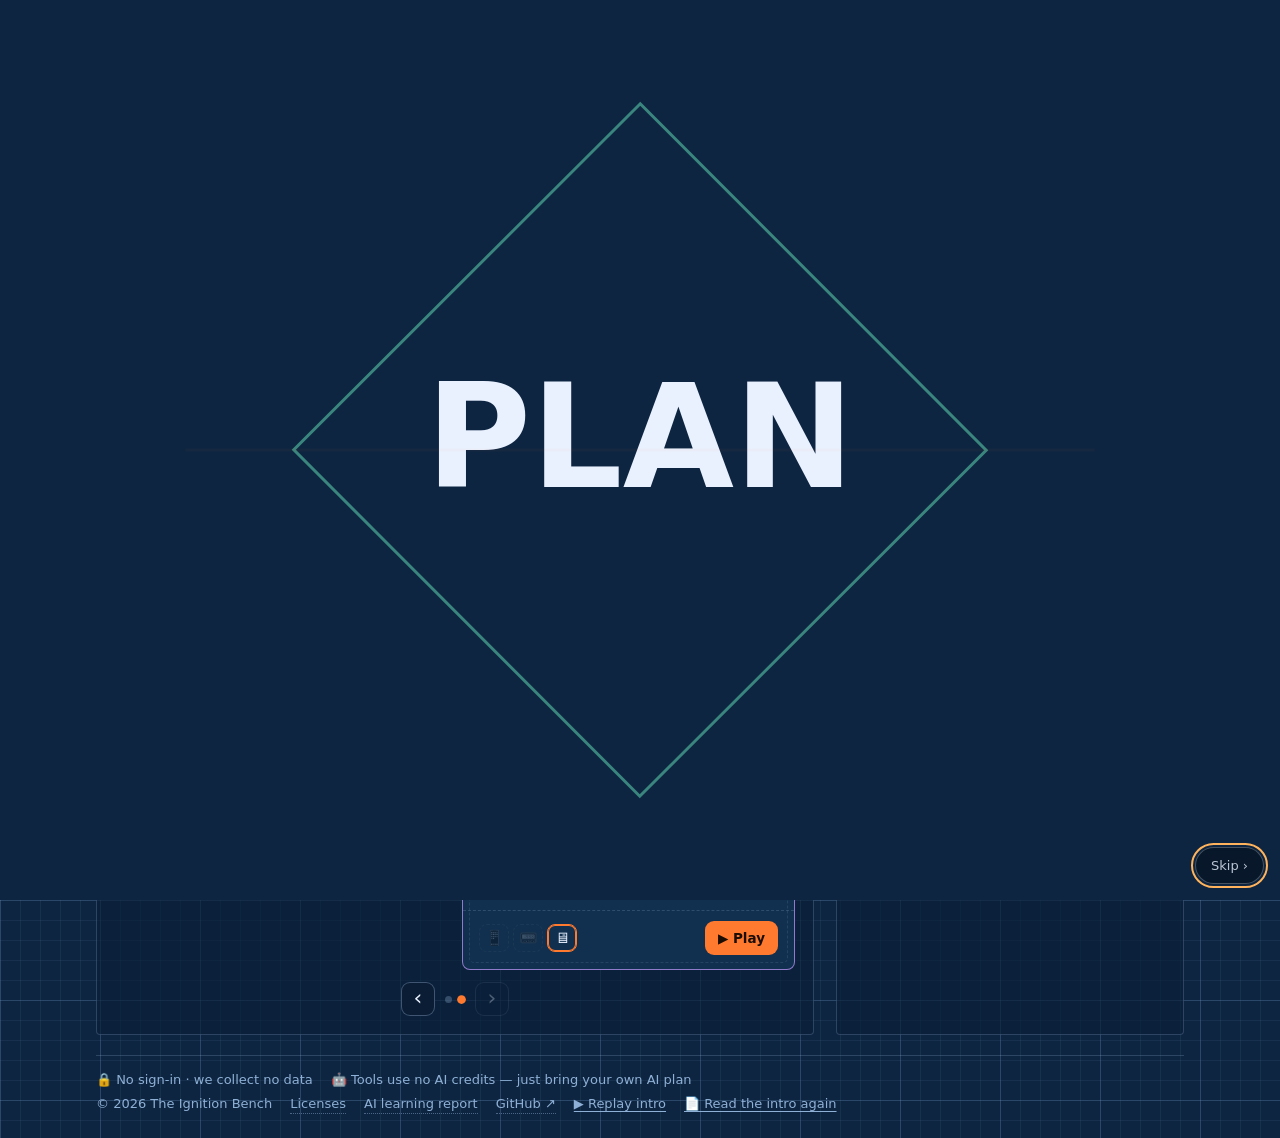
<file: index.html>
<!doctype html>
<html lang="ko">
<head>
<meta charset="utf-8">
<meta name="viewport" content="width=device-width, initial-scale=1, viewport-fit=cover">
<title>The Ignition Bench</title>
<meta name="description" content="AI와 이야기하기 위한 작업대 — 기획 도구 · Director's Desk · 사운드 작업대. 로그인 없이 브라우저에서 바로 써요.">
<meta name="theme-color" content="#0d2541">
<link rel="canonical" href="https://ignition-bench.github.io/">
<meta property="og:type" content="website">
<meta property="og:title" content="The Ignition Bench">
<meta property="og:description" content="AI와 이야기하기 위한 작업대 · Tools for talking with your AI">
<meta property="og:url" content="https://ignition-bench.github.io/">
<meta property="og:image" content="https://ignition-bench.github.io/assets/icon/site-icon-512.png">
<link rel="icon" href="assets/icon/site-icon.svg" type="image/svg+xml">
<link rel="icon" href="assets/icon/site-icon-32.png" sizes="32x32" type="image/png">
<link rel="apple-touch-icon" href="assets/icon/site-icon-180.png">
<link rel="stylesheet" href="assets/site.css">
</head>
<body>
<a class="skip-link" href="#main" data-ko="본문으로" data-en="Skip to content">본문으로</a>

<div class="minibar" id="minibar" hidden>
  <div class="wrap mb-in">
    <button type="button" class="mb-top" id="mbTop" data-ko-title="맨 위로" data-en-title="Back to top"><img src="assets/icon/site-icon.svg" alt="" width="28" height="28"><span>The Ignition Bench</span></button>
    <nav class="jump mb-jump" aria-label="목적별">
      <a href="#g-ai">💬 <span class="l" data-ko="AI 소통 기획" data-en="AI planning">AI 소통 기획</span><span class="s" data-ko="AI 기획" data-en="AI">AI 기획</span></a>
      <a href="#g-tool">🛠 <span class="l" data-ko="생산성 프로그램" data-en="Productivity">생산성 프로그램</span><span class="s" data-ko="생산성" data-en="Tools">생산성</span></a>
      <a href="#g-game">🎮 <span data-ko="게임" data-en="Games">게임</span></a>
      <a href="#g-read">📰 <span data-ko="읽을거리" data-en="Reading">읽을거리</span></a>
    </nav>
    <div class="lang" role="group" aria-label="Language"><button type="button" data-l="ko" aria-pressed="true">KO</button><button type="button" data-l="en" aria-pressed="false">EN</button></div>
  </div>
</div>

<div class="wrap">
  <header class="top">
    <div class="brand">
      <img class="mark" src="assets/icon/site-icon.svg" alt="" width="46" height="46">
      <div class="txt">
        <h1>The Ignition Bench</h1>
        <p data-ko="AI와 이야기하기 위한 작업대 · 로그인 없이 바로" data-en="A workbench for talking with your AI · no sign-in">AI와 이야기하기 위한 작업대 · 로그인 없이 바로</p>
      </div>
      <div class="devline" id="devline" aria-live="polite">
        <span class="ic" id="devIc" aria-hidden="true">🖥</span><span id="devTx"></span>
        <button type="button" id="devBtn" hidden></button>
      </div>
      <div class="lang" role="group" aria-label="Language"><button type="button" data-l="ko" aria-pressed="true">KO</button><button type="button" data-l="en" aria-pressed="false">EN</button></div>
    </div>

    <nav class="jump" aria-label="목적별">
      <a href="#g-ai">💬 <span data-ko="AI 소통 기획" data-en="AI planning">AI 소통 기획</span></a>
      <a href="#g-tool">🛠 <span data-ko="생산성 프로그램" data-en="Productivity">생산성 프로그램</span></a>
      <a href="#g-game">🎮 <span data-ko="게임" data-en="Games">게임</span></a>
      <a href="#g-read">📰 <span data-ko="읽을거리" data-en="Reading">읽을거리</span></a>
      <button type="button" class="jn" id="noteOpen">ⓘ <span data-ko="AI 학습 버튼이란?" data-en="What is the AI learning button?">AI 학습 버튼이란?</span></button>
    </nav>
  </header>

  <main id="main">
    <section class="grp" id="g-ai" data-sheet="SHEET 01 · AI PLANNING">
      <div class="ghead"><h2>💬 <span data-ko="AI 소통 기획 도구" data-en="AI planning tools">AI 소통 기획 도구</span></h2>
        <p data-ko="생각을 그림 · 장면으로 만들어 내 AI에게 정확히 전해요" data-en="Turn ideas into plans and scenes your AI can read">생각을 그림 · 장면으로 만들어 내 AI에게 정확히 전해요</p></div>
      <div class="cards">
        <article class="card" data-dev="phone tablet pc" style="--t:var(--t-plan)">
          <div class="body"><div class="ico" aria-hidden="true">📐</div><div>
            <h3 data-ko="기획 도구" data-en="Planner">기획 도구</h3>
            <p class="desc" data-ko="상자와 선으로 아이디어 도면 · 화면 설계 → AI에게 넘길 글로" data-en="Sketch ideas and screens with boxes and lines, then hand them to your AI">상자와 선으로 아이디어 도면 · 화면 설계 → AI에게 넘길 글로</p></div></div>
          <div class="foot"><div class="devs"></div><span class="sp"></span><a class="open" href="planner/" data-ko="열기 →" data-en="Open →">열기 →</a></div>
          <div class="why"></div>
        </article>
        <article class="card" data-dev="pc" style="--t:var(--t-dd)">
          <div class="body"><div class="ico" aria-hidden="true">🎬</div><div>
            <h3>Director's Desk</h3>
            <p class="desc" data-ko="배우 · 세트 · 카메라로 한 장면을 연출 · 촬영하고 감독 노트로 정리" data-en="Block, shoot and annotate a scene with actors, sets and cameras">배우 · 세트 · 카메라로 한 장면을 연출 · 촬영하고 감독 노트로 정리</p></div></div>
          <div class="foot"><div class="devs"></div><span class="sp"></span><a class="open" href="directors-desk/" data-ko="열기 →" data-en="Open →">열기 →</a></div>
          <div class="why"></div>
        </article>
      </div>
    </section>

    <section class="grp" id="g-tool" data-sheet="SHEET 02 · PRODUCTIVITY">
      <div class="ghead"><h2>🛠 <span data-ko="생산성 프로그램" data-en="Productivity tools">생산성 프로그램</span></h2>
        <p data-ko="게임 · 영상에 쓸 재료를 직접 다듬어요" data-en="Shape the raw material for games and videos">게임 · 영상에 쓸 재료를 직접 다듬어요</p></div>
      <div class="cards">
        <article class="card" data-dev="tablet pc" style="--t:var(--t-snd)">
          <div class="body"><div class="ico" aria-hidden="true">🔊</div><div>
            <h3 data-ko="사운드 작업대" data-en="Sound Workbench">사운드 작업대</h3>
            <p class="desc" data-ko="🤖 내 AI에게 레시피를 받아 효과음 만들기 · 무료 효과음 창고 · 자르기 · 효과" data-en="Make sound effects from AI recipes · free sound library · trim · effects">🤖 내 AI에게 레시피를 받아 효과음 만들기 · 무료 효과음 창고 · 자르기 · 효과</p></div></div>
          <div class="foot"><div class="devs"></div><span class="sp"></span><a class="open" href="sound-workbench/" data-ko="열기 →" data-en="Open →">열기 →</a></div>
          <div class="why"></div>
        </article>
      </div>
    </section>

    <section class="grp" id="g-game" data-sheet="SHEET 03 · GAMES">
      <div class="ghead"><h2>🎮 <span data-ko="게임" data-en="Games">게임</span></h2>
        <p data-ko="웹 브라우저에서 바로 플레이 · itch.io에도 있어요" data-en="Play right in your browser · also on itch.io">웹 브라우저에서 바로 플레이 · itch.io에도 있어요</p></div>
      <div class="cards rail" data-rail data-shuffle>
        <article class="card" data-dev="phone tablet pc" style="--t:var(--t-game)">
          <div class="body"><img class="cover" src="games/shatter-strike-chess/cover.png" width="630" height="500" alt="Shatter Strike Chess" loading="lazy"><div>
            <h3>Shatter Strike Chess</h3>
            <p class="desc" data-ko="부서지는 3D 체스 · 웹 브라우저에서" data-en="Shattering 3D chess in your browser">부서지는 3D 체스 · 웹 브라우저에서</p></div></div>
          <div class="foot"><div class="devs"></div><span class="sp"></span><a class="open" href="games/shatter-strike-chess/" data-ko="▶ 플레이" data-en="▶ Play">▶ 플레이</a></div>
          <div class="why"></div>
        </article>
        <article class="card" data-dev="pc" style="--t:var(--t-game)">
          <div class="body"><img class="cover" src="games/tiny-mighty-mob/cover.png" width="630" height="500" alt="Tiny Mighty Mob" loading="lazy"><div>
            <h3 data-ko="Tiny Mighty Mob · 깃발 전쟁" data-en="Tiny Mighty Mob">Tiny Mighty Mob · 깃발 전쟁</h3>
            <p class="desc" data-ko="AI 장군과 1 대 1 · 성을 빼앗고 본거지를 무너뜨리는 도트 전략 게임" data-en="1v1 pixel strategy: hundreds of tiny troops clash as you take castles from an AI general.">AI 장군과 1 대 1 · 성을 빼앗고 본거지를 무너뜨리는 도트 전략 게임</p>
            <span class="tag" data-ko="개발 데모 v0.15.5" data-en="Dev demo v0.15.5">개발 데모 v0.15.5</span></div></div>
          <div class="foot"><div class="devs"></div><span class="sp"></span><a class="open" href="games/tiny-mighty-mob/" data-ko="▶ 플레이" data-en="▶ Play">▶ 플레이</a></div>
          <div class="why"></div>
        </article>
        <article class="card" data-dev="pc" style="--t:var(--t-game)">
          <div class="body"><img class="cover" src="games/derelict-base-escape/cover.png" width="630" height="500" alt="Derelict Base Escape" loading="lazy"><div>
            <h3 data-ko="Derelict Base Escape · 조난 기지 탈출" data-en="Derelict Base Escape">Derelict Base Escape · 조난 기지 탈출</h3>
            <p class="desc" data-ko="진공 행성의 조난 기지를 탈출하라 — 쿼터뷰 생존 슈터" data-en="Escape a derelict base on an airless planet — top-down survival shooter.">진공 행성의 조난 기지를 탈출하라 — 쿼터뷰 생존 슈터</p>
            <span class="tag" data-ko="개발 데모" data-en="Dev demo">개발 데모</span></div></div>
          <div class="foot"><div class="devs"></div><span class="sp"></span><a class="open" href="games/derelict-base-escape/" data-ko="▶ 플레이" data-en="▶ Play">▶ 플레이</a></div>
          <div class="why"></div>
        </article>
      </div>
    </section>

    <section class="grp" id="g-read" data-sheet="SHEET 04 · READING">
      <div class="ghead"><h2>📰 <span data-ko="읽을거리" data-en="Reading">읽을거리</span></h2>
        <p data-ko="AI · 문화 · 만드는 이야기" data-en="AI, culture and making things">AI · 문화 · 만드는 이야기</p></div>
      <div class="cards">
        <article class="card" data-dev="phone tablet pc" style="--t:var(--t-read)">
          <div class="body"><div class="ico" aria-hidden="true">✍</div><div>
            <h3>Do Think Review</h3>
            <p class="desc" data-ko="AI · 문화 · 사회 블로그" data-en="Blog on AI, culture and society">AI · 문화 · 사회 블로그</p></div></div>
          <div class="foot"><div class="devs"></div><span class="sp"></span><a class="open" href="https://do-think-review.blogspot.com/" target="_blank" rel="noopener" data-ko="블로그 ↗" data-en="Blog ↗">블로그 ↗</a></div>
          <div class="why"></div>
        </article>
      </div>
    </section>
  </main>

  <footer>
    <div class="row">
      <span data-ko="🔒 로그인 없음 · 내 데이터를 걷지 않아요" data-en="🔒 No sign-in · we collect no data">🔒 로그인 없음 · 내 데이터를 걷지 않아요</span>
      <span data-ko="🤖 도구는 AI 크레딧을 쓰지 않아요 — 각자 개인 AI 플랜을 가져와 사용하면 돼요" data-en="🤖 Tools use no AI credits — just bring your own AI plan">🤖 도구는 AI 크레딧을 쓰지 않아요 — 각자 개인 AI 플랜을 가져와 사용하면 돼요</span>
    </div>
    <div class="row" style="margin-top:4px">
      <span>© 2026 The Ignition Bench</span>
      <a class="fl" href="licenses/" data-ko="라이선스" data-en="Licenses">라이선스</a>
      <a class="fl" href="ai-learning/" data-ko="AI 학습 버튼 보고서" data-en="AI learning report">AI 학습 버튼 보고서</a>
      <a class="fl" href="https://github.com/ignition-bench" target="_blank" rel="noopener">GitHub ↗</a>
      <button type="button" id="replay" data-ko="▶ 인트로 다시 보기" data-en="▶ Replay intro">▶ 인트로 다시 보기</button>
      <button type="button" id="noticeBtn" data-ko="📄 소개글 다시 읽기" data-en="📄 Read the intro again">📄 소개글 다시 읽기</button>
    </div>
  </footer>
</div>

<script src="assets/intro.js"></script>
<script src="assets/notice.js"></script>
<script src="assets/main.js"></script>
</body>
</html>
</file>
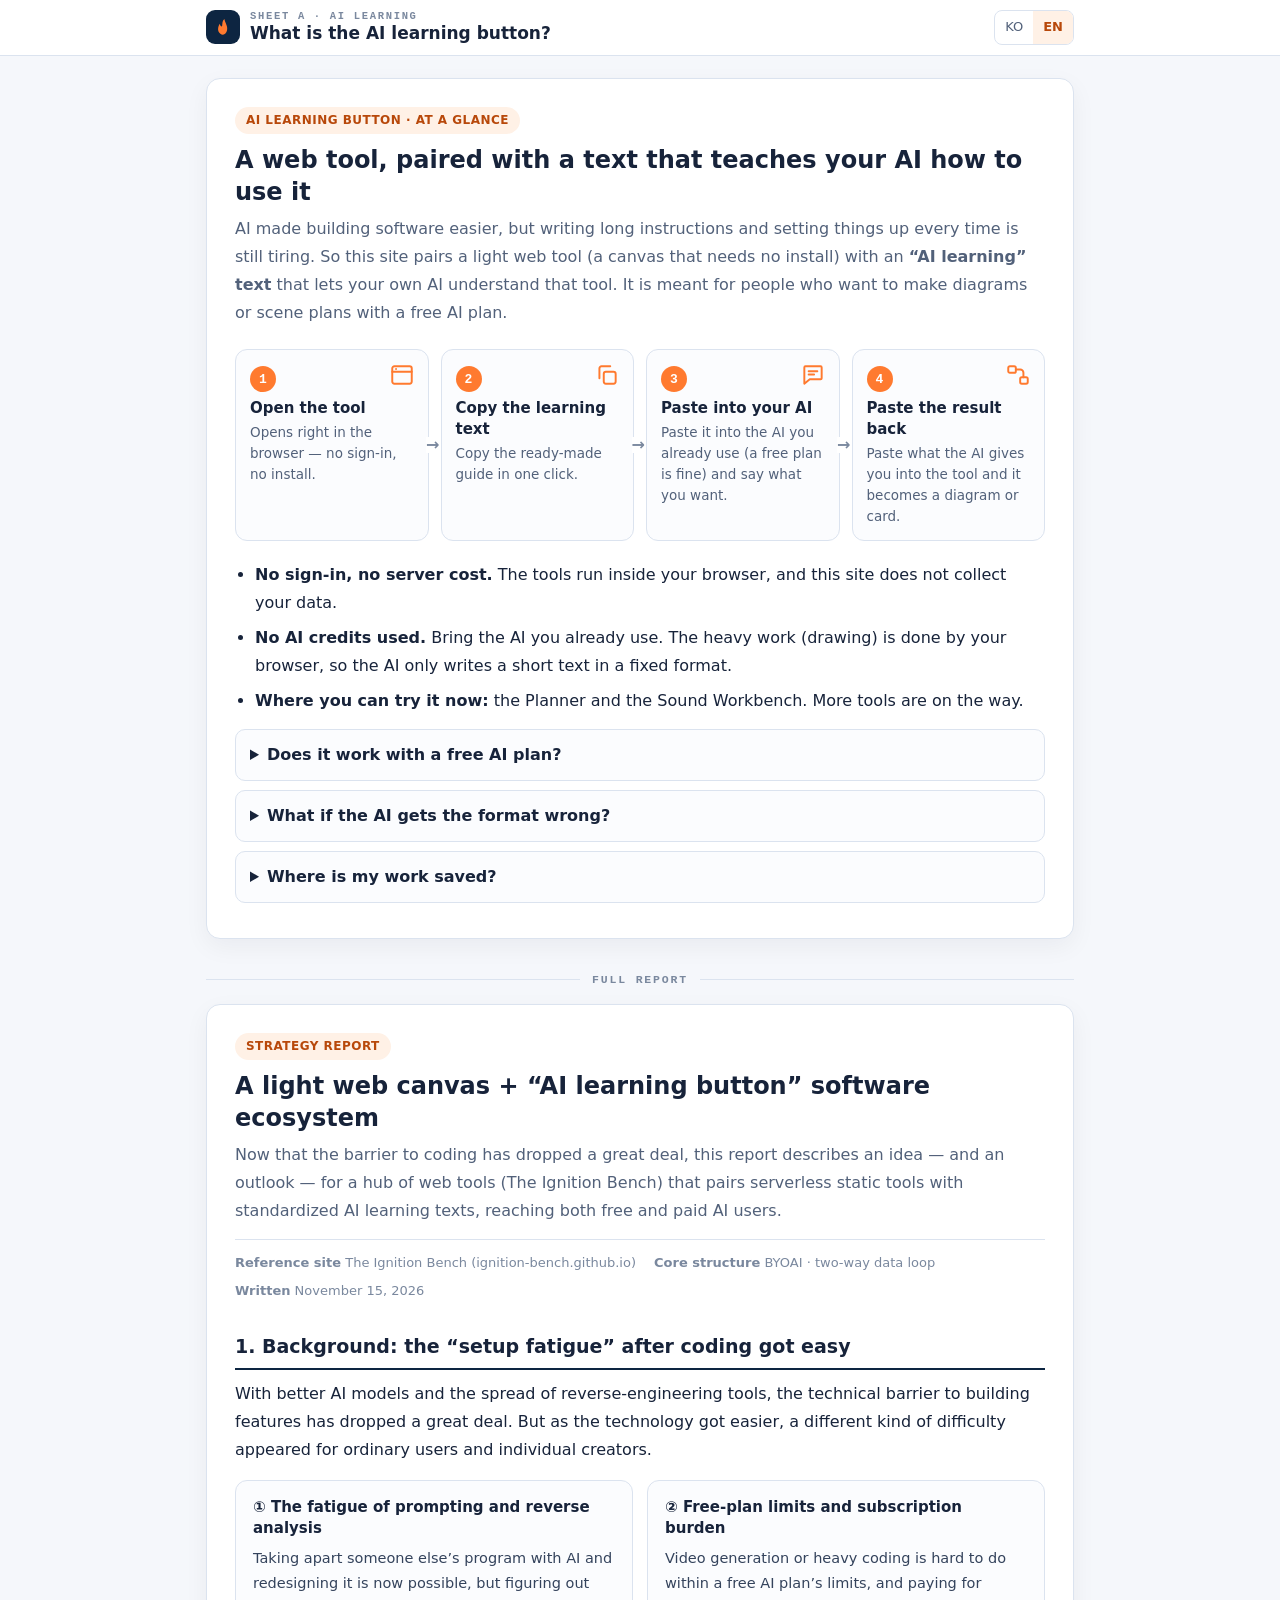
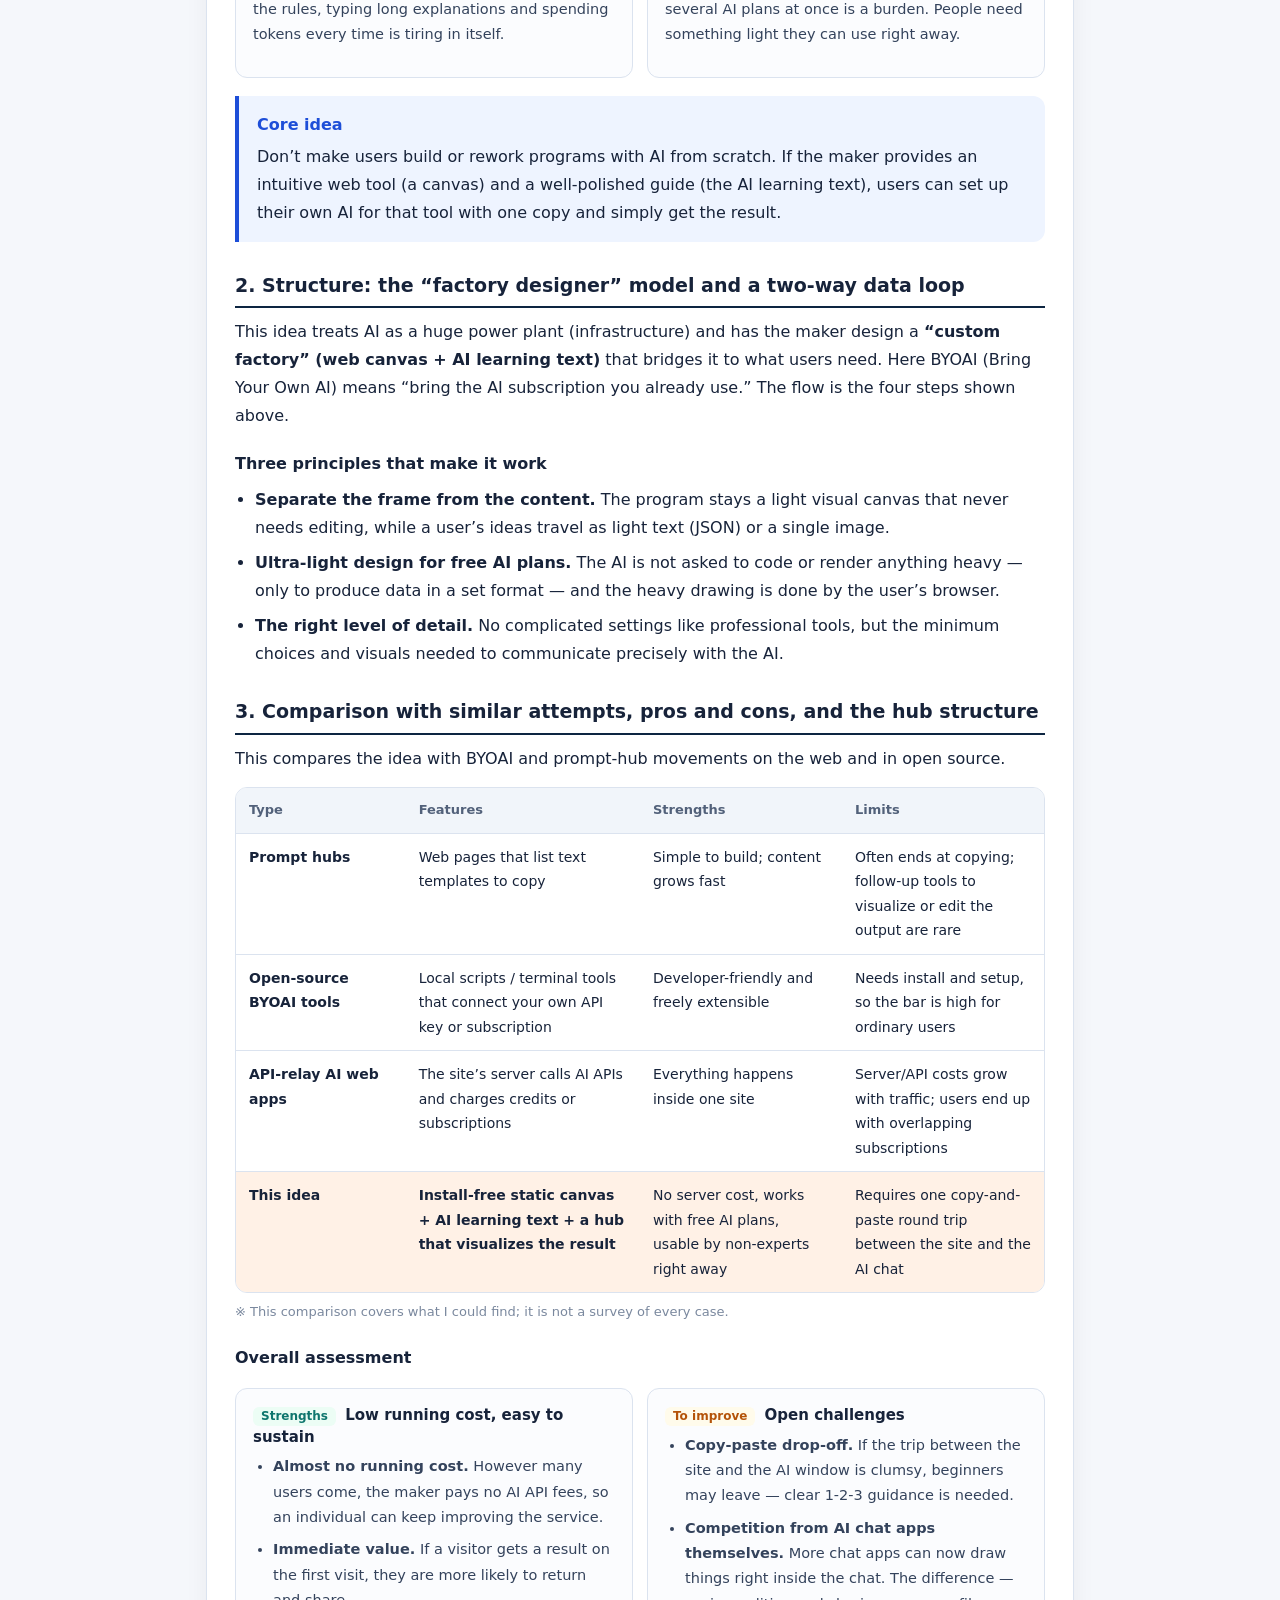
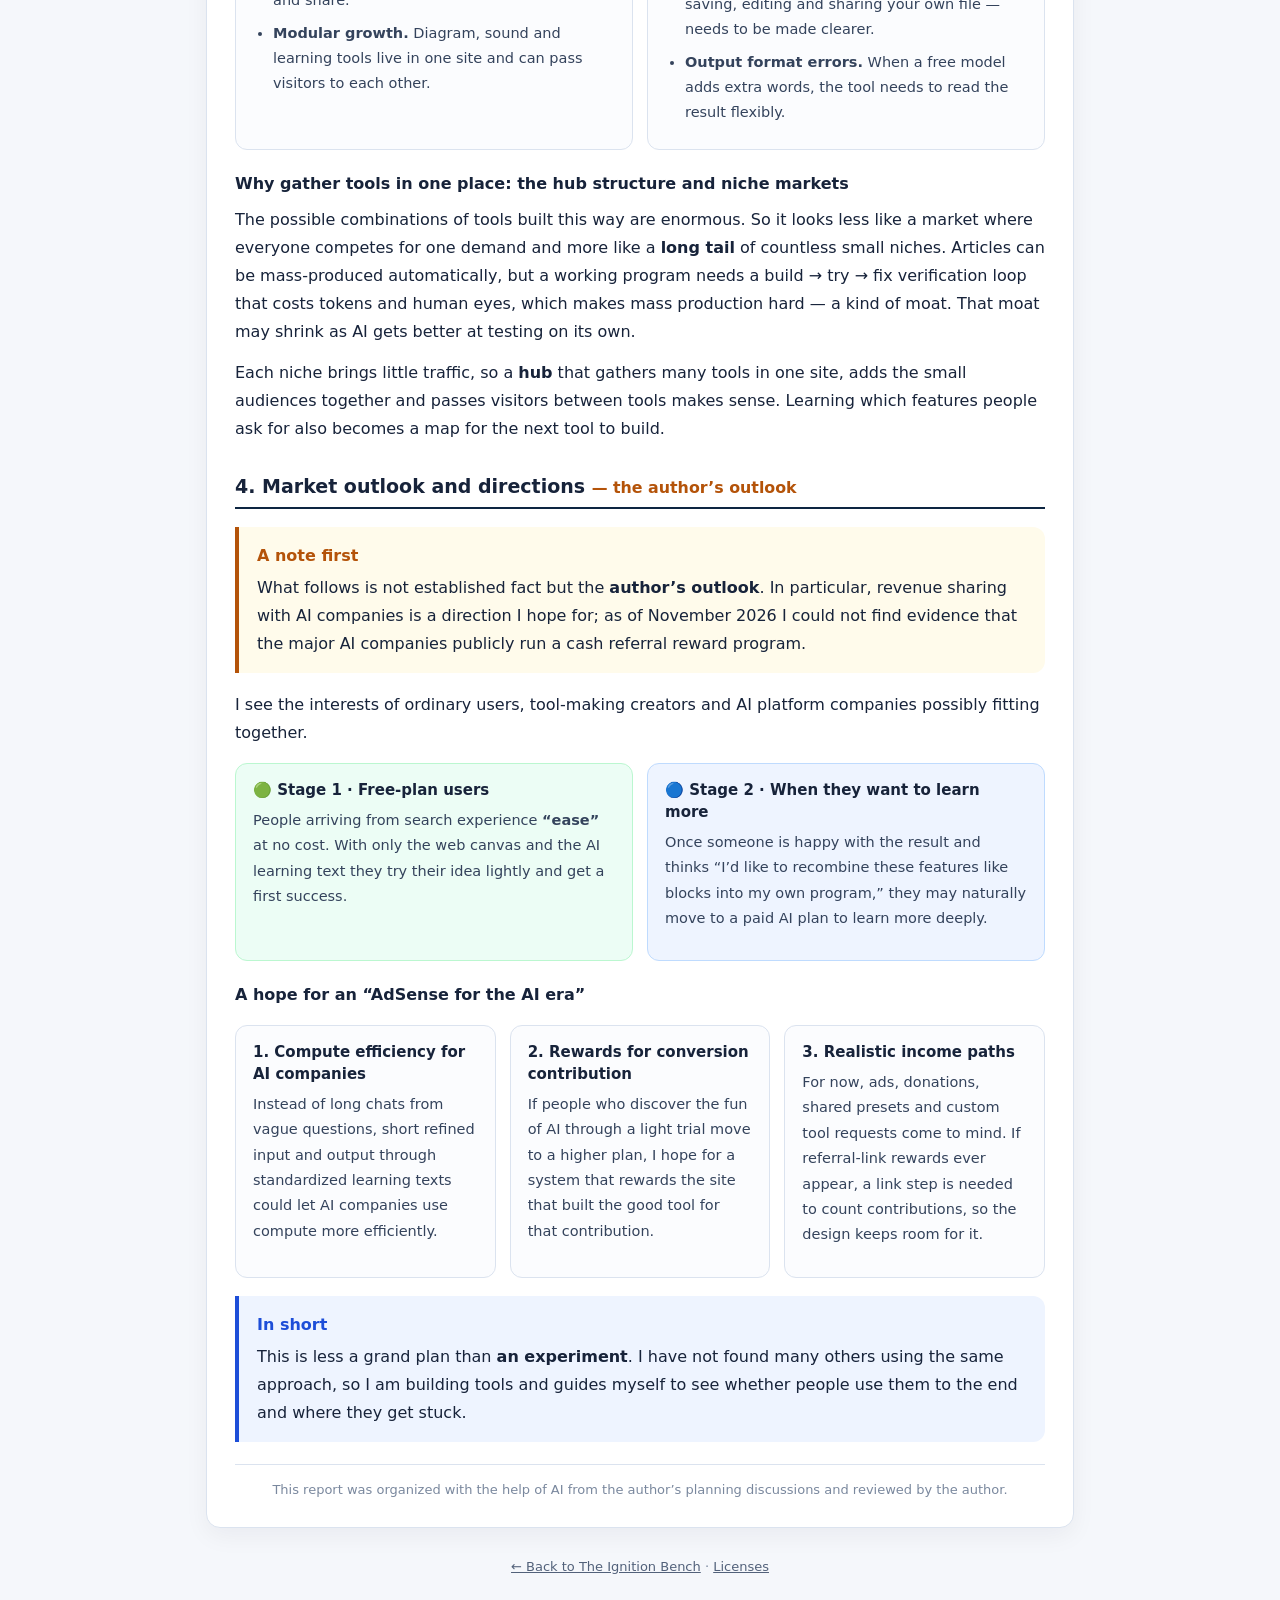
<file: ai-learning/index.html>
<!doctype html>
<html lang="ko">
<head>
<meta charset="utf-8">
<meta name="viewport" content="width=device-width, initial-scale=1, viewport-fit=cover">
<title>AI 학습 버튼이란? 무료 AI 플랜으로 쓰는 웹 도구 · The Ignition Bench</title>
<meta name="description" content="AI 학습 버튼 = 웹 도구 + AI에게 쓰는 법을 알려 주는 글 한 쌍. 도구를 열고, 학습 글을 복사해 내 AI(무료 플랜도 가능)에 붙여넣고, 결과를 도구에 붙여넣으면 끝. 로그인 없음 · 서버 비용 없음.">
<meta name="theme-color" content="#ffffff">
<link rel="canonical" href="https://ignition-bench.github.io/ai-learning/">
<meta property="og:type" content="article">
<meta property="og:title" content="AI 학습 버튼이란? · The Ignition Bench">
<meta property="og:description" content="웹 도구 + AI 학습 글. 내 AI(무료 플랜도 가능)에 붙여넣기만 하면 그림과 카드로 완성돼요. · Web tool + AI learning text, works with your own AI.">
<meta property="og:url" content="https://ignition-bench.github.io/ai-learning/">
<meta property="og:image" content="https://ignition-bench.github.io/assets/icon/site-icon-512.png">
<link rel="icon" href="../assets/icon/site-icon.svg" type="image/svg+xml">
<link rel="icon" href="../assets/icon/site-icon-32.png" sizes="32x32" type="image/png">
<link rel="apple-touch-icon" href="../assets/icon/site-icon-180.png">
<style>
  :root{
    --paper:#f5f7fb; --card:#ffffff; --ink:#17233a; --dim:#52617a; --faint:#7a889e; --line:#dbe3ef;
    --bp:#0d2541; --ember:#ff7a2f; --ember-ink:#b8480a; --ember-bg:#fff1e6; --blue:#1d4ed8; --blue-bg:#eef4ff; --green:#0f766e; --green-bg:#ecfdf5; --warn:#b45309; --warn-bg:#fffbeb;
    --f-ui:"Apple SD Gothic Neo","Malgun Gothic","Noto Sans KR",system-ui,-apple-system,"Segoe UI",sans-serif;
    --f-mono:ui-monospace,"SF Mono",Consolas,"Roboto Mono",monospace;
  }
  *{box-sizing:border-box}
  html,body{margin:0}
  body{background:var(--paper);color:var(--ink);font-family:var(--f-ui);line-height:1.75;-webkit-font-smoothing:antialiased;word-break:keep-all;overflow-wrap:anywhere}
  a{color:var(--blue)}
  button{font:inherit;cursor:pointer}
  :focus-visible{outline:2px solid var(--ember);outline-offset:2px}
  html[lang=ko] [data-show=en], html[lang=en] [data-show=ko]{display:none!important}

  .bar{position:sticky;top:0;z-index:5;background:#ffffffee;backdrop-filter:blur(6px);border-bottom:1px solid var(--line)}
  .bar-in{max-width:900px;margin:0 auto;padding:10px 16px;display:flex;align-items:center;gap:10px}
  .home{display:inline-grid;place-items:center;flex:none;width:34px;height:34px;border-radius:9px;background:var(--bp);text-decoration:none}
  .home:hover,.home:focus-visible{box-shadow:0 0 0 3px #ff7a2f55}
  .bar .tt{flex:1;min-width:0}
  .sheet{font:600 10.5px var(--f-mono);letter-spacing:.16em;color:var(--faint)}
  .bar h1{margin:0;font-size:17px;line-height:1.3}
  .lang{display:flex;flex:none;border:1px solid var(--line);border-radius:8px;overflow:hidden}
  .lang button{background:none;border:0;padding:5px 10px;font-size:13px;color:var(--dim)}
  .lang button[aria-pressed="true"]{background:var(--ember-bg);color:var(--ember-ink);font-weight:700}

  .page{max-width:900px;margin:0 auto;padding:22px 16px 56px}
  .panel{background:var(--card);border:1px solid var(--line);border-radius:14px;padding:26px 28px;box-shadow:0 8px 24px rgba(15,23,42,.05)}
  .panel + .panel{margin-top:22px}
  .badge{display:inline-block;background:var(--ember-bg);color:var(--ember-ink);font-size:12px;font-weight:800;padding:3px 11px;border-radius:999px;letter-spacing:.04em;margin-bottom:10px}
  h2{margin:0 0 6px;font-size:24px;line-height:1.35}
  .lead{margin:0 0 4px;color:var(--dim);font-size:16px}
  h3{margin:30px 0 10px;font-size:19px;line-height:1.4;padding-bottom:8px;border-bottom:2px solid var(--bp)}
  h4{margin:20px 0 8px;font-size:16px}
  p{margin:0 0 13px}
  ul{margin:0 0 14px;padding-left:20px}
  li{margin-bottom:7px}

  .flow{display:grid;grid-template-columns:repeat(4,1fr);gap:12px;margin:22px 0 20px;counter-reset:st}
  .step{position:relative;border:1px solid var(--line);border-radius:12px;padding:14px 14px 13px;background:#fbfcfe}
  .step .n{display:inline-grid;place-items:center;width:26px;height:26px;border-radius:50%;background:var(--ember);color:#fff;font:800 13px var(--f-mono);margin-bottom:6px}
  .step b{display:block;font-size:15px;line-height:1.4;margin-bottom:3px}
  .step .ic{position:absolute;top:12px;right:13px;width:26px;height:26px;fill:none;stroke:var(--ember);stroke-width:1.8;stroke-linecap:round;stroke-linejoin:round}
  .step span{display:block;font-size:13.5px;color:var(--dim);line-height:1.55}
  .step:not(:last-child)::after{content:"→";position:absolute;right:-12px;top:50%;transform:translateY(-50%);color:var(--faint);font-weight:800;background:var(--card);line-height:1;z-index:1}

  .box{border-left:4px solid var(--blue);background:var(--blue-bg);border-radius:0 12px 12px 0;padding:15px 18px;margin:18px 0}
  .box b.t{display:block;color:var(--blue);margin-bottom:4px}
  .box.warn{border-left-color:var(--warn);background:var(--warn-bg)}
  .box.warn b.t{color:var(--warn)}
  .box p:last-child{margin-bottom:0}

  .grid2,.grid3{display:grid;gap:14px;margin:16px 0}
  .grid2{grid-template-columns:repeat(2,1fr)}
  .grid3{grid-template-columns:repeat(3,1fr)}
  .mini{border:1px solid var(--line);border-radius:12px;padding:16px 17px;background:#fbfcfe}
  .mini h5{margin:0 0 6px;font-size:15px;line-height:1.45}
  .mini p,.mini li{font-size:14.5px;color:#34435c}
  .mini ul{margin:6px 0 0}
  .tag{display:inline-block;font-size:12px;font-weight:800;padding:1px 8px;border-radius:6px;margin-right:4px}
  .tag.pro{background:var(--green-bg);color:var(--green)}
  .tag.con{background:var(--warn-bg);color:var(--warn)}

  .tbl{overflow-x:auto;margin:14px 0 8px;border:1px solid var(--line);border-radius:12px}
  table{width:100%;min-width:660px;border-collapse:collapse;font-size:14px}
  th,td{text-align:left;vertical-align:top;padding:11px 13px;border-bottom:1px solid var(--line)}
  th{background:#f1f5fa;font-size:13px;color:var(--dim)}
  tr:last-child td{border-bottom:0}
  tr.me td{background:var(--ember-bg)}
  .cap{font-size:13px;color:var(--faint);margin:0 0 14px}

  .faq details{border:1px solid var(--line);border-radius:10px;padding:11px 14px;margin:9px 0;background:#fbfcfe}
  .faq summary{cursor:pointer;font-weight:700}
  .faq details p{margin:8px 0 0;font-size:14.5px;color:#34435c}

  .sep{display:flex;align-items:center;gap:12px;margin:34px 0 18px;color:var(--faint);font:700 11.5px var(--f-mono);letter-spacing:.16em}
  .sep::before,.sep::after{content:"";flex:1;height:1px;background:var(--line)}
  .meta{display:flex;flex-wrap:wrap;gap:6px 18px;margin-top:14px;padding-top:12px;border-top:1px solid var(--line);font-size:13px;color:var(--faint)}
  .foot{margin-top:28px;text-align:center;font-size:13px;color:var(--faint)}
  .foot a{color:var(--dim)}

  @media (max-width:720px){
    .panel{padding:20px 17px}
    h2{font-size:21px}
    .flow{grid-template-columns:1fr 1fr}
    .step:nth-child(2)::after{display:none}
    .grid2,.grid3{grid-template-columns:1fr}
    .bar .sheet{display:none}
  }
  @media (max-width:420px){ .flow{grid-template-columns:1fr;gap:20px} .step:not(:last-child)::after,.step:nth-child(2)::after{content:"↓";display:block;right:auto;left:50%;top:auto;bottom:-19px;transform:translateX(-50%)} }
</style>
</head>
<body>
<header class="bar"><div class="bar-in">
  <a class="home" href="../" data-ko-title="The Ignition Bench 메인으로" data-en-title="Back to The Ignition Bench" title="The Ignition Bench 메인으로"><svg viewBox="28 12 30 40" width="18" height="18" aria-hidden="true"><path d="M41 49 C 29 45, 31 32, 36 25 C 37 31, 40 32, 41 30 C 42 24, 41 18, 46 14 C 48 24, 54 29, 52 39 C 51 45, 47 49, 41 49Z" fill="#ff7a2f"/></svg></a>
  <div class="tt"><div class="sheet">SHEET A · AI LEARNING</div><h1 data-ko="AI 학습 버튼이란?" data-en="What is the AI learning button?">AI 학습 버튼이란?</h1></div>
  <div class="lang" role="group" aria-label="Language"><button type="button" data-l="ko" aria-pressed="true">KO</button><button type="button" data-l="en" aria-pressed="false">EN</button></div>
</div></header>

<main class="page">

<article class="panel" id="what">
  <div data-show="ko">
    <span class="badge">AI 학습 버튼 · 한눈에</span>
    <h2>웹 도구 + AI에게 쓰는 법을 알려 주는 글, 한 쌍이에요</h2>
    <p class="lead">AI 덕분에 프로그램 만들기는 쉬워졌지만, 매번 긴 설명을 쓰고 설정하는 일은 여전히 피곤해요. 그래서 이 사이트는 설치 없이 바로 쓰는 가벼운 웹 도구(도화지)와, 내 AI가 그 도구를 이해하게 해 주는 <b>「AI 학습」 글</b>을 함께 둡니다. 무료 AI 플랜으로 다이어그램이나 장면 설계를 만들고 싶은 분을 위한 방식이에요.</p>
  </div>
  <div data-show="en">
    <span class="badge">AI LEARNING BUTTON · AT A GLANCE</span>
    <h2>A web tool, paired with a text that teaches your AI how to use it</h2>
    <p class="lead">AI made building software easier, but writing long instructions and setting things up every time is still tiring. So this site pairs a light web tool (a canvas that needs no install) with an <b>“AI learning” text</b> that lets your own AI understand that tool. It is meant for people who want to make diagrams or scene plans with a free AI plan.</p>
  </div>

  <div class="flow" role="list">
    <div class="step" role="listitem"><svg class="ic" viewBox="0 0 24 24" aria-hidden="true"><rect x="3" y="4" width="18" height="16" rx="2"/><path d="M3 9h18"/><path d="M6.5 6.5h.01"/></svg><span class="n">1</span>
      <b data-show="ko">도구 열기</b><b data-show="en">Open the tool</b>
      <span data-show="ko">로그인도 설치도 없이 브라우저에서 바로 열어요.</span><span data-show="en">Opens right in the browser — no sign-in, no install.</span></div>
    <div class="step" role="listitem"><svg class="ic" viewBox="0 0 24 24" aria-hidden="true"><rect x="9" y="9" width="11" height="11" rx="2"/><path d="M5 15V6a2 2 0 0 1 2-2h8"/></svg><span class="n">2</span>
      <b data-show="ko">AI 학습 글 복사</b><b data-show="en">Copy the learning text</b>
      <span data-show="ko">도구가 준비해 둔 설명서를 한 번에 복사해요.</span><span data-show="en">Copy the ready-made guide in one click.</span></div>
    <div class="step" role="listitem"><svg class="ic" viewBox="0 0 24 24" aria-hidden="true"><path d="M4 5a1 1 0 0 1 1-1h14a1 1 0 0 1 1 1v10a1 1 0 0 1-1 1H9l-5 4z"/><path d="M8 8.5h8M8 11.5h5"/></svg><span class="n">3</span>
      <b data-show="ko">내 AI에 붙여넣기</b><b data-show="en">Paste into your AI</b>
      <span data-show="ko">내가 쓰는 AI(무료 플랜도 괜찮아요)에 붙여넣고 하고 싶은 걸 말해요.</span><span data-show="en">Paste it into the AI you already use (a free plan is fine) and say what you want.</span></div>
    <div class="step" role="listitem"><svg class="ic" viewBox="0 0 24 24" aria-hidden="true"><rect x="3" y="4" width="7" height="6" rx="1.5"/><rect x="14" y="14" width="7" height="6" rx="1.5"/><path d="M10 7h4a3 3 0 0 1 3 3v4"/></svg><span class="n">4</span>
      <b data-show="ko">결과를 도구에 붙여넣기</b><b data-show="en">Paste the result back</b>
      <span data-show="ko">AI가 준 결과를 도구에 붙여넣으면 그림과 카드로 완성돼요.</span><span data-show="en">Paste what the AI gives you into the tool and it becomes a diagram or card.</span></div>
  </div>

  <div data-show="ko">
    <ul>
      <li><b>로그인 없음 · 서버 비용 없음.</b> 도구는 내 브라우저 안에서 움직이고, 이 사이트는 내 데이터를 걷지 않아요.</li>
      <li><b>AI 크레딧을 쓰지 않아요.</b> AI는 각자 쓰던 걸 그대로 가져오고, 무거운 일(화면 그리기)은 브라우저가 해서 AI는 정해진 형식의 글만 만들면 돼요.</li>
      <li><b>지금 써 볼 수 있는 곳:</b> 기획 도구와 사운드 작업대. 다른 도구로 넓혀 가는 중이에요.</li>
    </ul>
    <div class="faq">
      <details><summary>무료 AI 플랜으로도 되나요?</summary><p>네. 그게 이 방식의 목적이에요. 긴 대화나 무거운 코딩 대신, 학습 글이 정한 형식의 짧은 결과만 만들게 해서 무료 플랜의 한도 안에서도 쓸 수 있게 설계했어요.</p></details>
      <details><summary>AI가 형식을 틀리게 주면요?</summary><p>AI에게 “설명서의 형식대로 다시 써 줘”라고 말하면 보통 고쳐져요. 무료 모델은 가끔 형식 밖의 말을 섞기도 해서, 이 부분은 도구를 다듬으면서 계속 보완하고 있어요.</p></details>
      <details><summary>내 작업은 어디에 저장되나요?</summary><p>내 브라우저와 내가 저장한 파일에 있어요. 이 사이트는 로그인이 없고 내용을 서버로 보내지 않아요. 다른 기기로 옮기려면 파일로 저장해 두세요.</p></details>
    </div>
  </div>
  <div data-show="en">
    <ul>
      <li><b>No sign-in, no server cost.</b> The tools run inside your browser, and this site does not collect your data.</li>
      <li><b>No AI credits used.</b> Bring the AI you already use. The heavy work (drawing) is done by your browser, so the AI only writes a short text in a fixed format.</li>
      <li><b>Where you can try it now:</b> the Planner and the Sound Workbench. More tools are on the way.</li>
    </ul>
    <div class="faq">
      <details><summary>Does it work with a free AI plan?</summary><p>Yes — that is the whole point. Instead of long chats or heavy coding, the learning text asks the AI for a short result in a set format, so it fits within a free plan’s limits.</p></details>
      <details><summary>What if the AI gets the format wrong?</summary><p>Ask it to “rewrite it in the format of the guide” and it usually fixes it. Free models sometimes add extra words, so we keep improving the tools on this point.</p></details>
      <details><summary>Where is my work saved?</summary><p>In your browser and in the files you save. There is no sign-in and the site does not send your content to a server. Save to a file if you want to move to another device.</p></details>
    </div>
  </div>
</article>

<div class="sep"><span data-show="ko">전체 보고서</span><span data-show="en">FULL REPORT</span></div>

<article class="panel" id="report">
  <div data-show="ko">
    <span class="badge">STRATEGY REPORT · 구상 보고서</span>
    <h2>웹 캔버스(도화지) + AI 학습 버튼 기반 초경량 소프트웨어 구상</h2>
    <p class="lead">코딩 진입장벽이 크게 낮아진 시대에, 서버 과금 없는 정적 웹 도구와 표준화된 AI 학습 글을 묶어 무료·유료 AI 사용자 모두에게 닿는 웹 도구 허브(The Ignition Bench)를 만들어 보려는 구상과 앞으로의 전망입니다.</p>
    <div class="meta"><span><b>기준 사이트</b> The Ignition Bench (ignition-bench.github.io)</span><span><b>핵심 구조</b> BYOAI · 양방향 데이터 순환</span><span><b>작성일</b> 2026년 11월 15일</span></div>
  </div>
  <div data-show="en">
    <span class="badge">STRATEGY REPORT</span>
    <h2>A light web canvas + “AI learning button” software ecosystem</h2>
    <p class="lead">Now that the barrier to coding has dropped a great deal, this report describes an idea — and an outlook — for a hub of web tools (The Ignition Bench) that pairs serverless static tools with standardized AI learning texts, reaching both free and paid AI users.</p>
    <div class="meta"><span><b>Reference site</b> The Ignition Bench (ignition-bench.github.io)</span><span><b>Core structure</b> BYOAI · two-way data loop</span><span><b>Written</b> November 15, 2026</span></div>
  </div>

  <div data-show="ko">
    <h3>1. 배경: 코딩이 쉬워진 뒤에 찾아온 ‘설정의 피로’</h3>
    <p>AI 모델의 발전과 역설계(Reverse Engineering) 도구의 보편화로 기능을 구현하는 기술적 장벽은 크게 낮아졌습니다. 그러나 기술이 쉬워진 만큼, 일반 사용자와 개인 창작자 앞에는 다른 형태의 어려움이 생겼습니다.</p>
    <div class="grid2">
      <div class="mini"><h5>① 프롬프트 작성과 역분석의 피로</h5><p>남이 만든 프로그램을 AI로 뜯어보고 다시 설계하는 일은 가능해졌지만, 매번 규칙을 파악하고 긴 설명을 입력하며 토큰을 쓰는 과정 자체가 큰 피로가 됩니다.</p></div>
      <div class="mini"><h5>② 무료 플랜의 한계와 구독 부담</h5><p>영상 생성이나 무거운 코딩은 무료 AI 플랜의 한도 안에서 하기 어렵습니다. 여러 AI의 유료 플랜을 동시에 구독하기도 부담스러워서, 가볍고 바로 쓸 수 있는 대안이 필요합니다.</p></div>
    </div>
    <div class="box"><b class="t">핵심 생각</b><p>사용자에게 처음부터 AI로 프로그램을 짜거나 뜯어고치게 하지 말자. 제작자가 직관적인 웹 도구(도화지)와 잘 다듬은 사용 설명서(AI 학습 글)를 미리 주면, 사용자는 복사 한 번으로 자기 AI를 그 도구 전용으로 세팅하고 결과만 받으면 된다.</p></div>
  </div>
  <div data-show="en">
    <h3>1. Background: the “setup fatigue” after coding got easy</h3>
    <p>With better AI models and the spread of reverse-engineering tools, the technical barrier to building features has dropped a great deal. But as the technology got easier, a different kind of difficulty appeared for ordinary users and individual creators.</p>
    <div class="grid2">
      <div class="mini"><h5>① The fatigue of prompting and reverse analysis</h5><p>Taking apart someone else’s program with AI and redesigning it is now possible, but figuring out the rules, typing long explanations and spending tokens every time is tiring in itself.</p></div>
      <div class="mini"><h5>② Free-plan limits and subscription burden</h5><p>Video generation or heavy coding is hard to do within a free AI plan’s limits, and paying for several AI plans at once is a burden. People need something light they can use right away.</p></div>
    </div>
    <div class="box"><b class="t">Core idea</b><p>Don’t make users build or rework programs with AI from scratch. If the maker provides an intuitive web tool (a canvas) and a well-polished guide (the AI learning text), users can set up their own AI for that tool with one copy and simply get the result.</p></div>
  </div>

  <div data-show="ko">
    <h3>2. 구조: ‘공장 설계자’ 모델과 양방향 데이터 순환</h3>
    <p>이 구상은 AI를 거대한 발전소(인프라)로 보고, 제작자가 사용자의 필요에 맞춘 <b>‘맞춤형 공장(웹 캔버스 + AI 학습 글)’</b>을 설계해 둘 사이를 잇는 구조입니다. 여기서 BYOAI(Bring Your Own AI)는 “내가 쓰던 AI 구독을 그대로 가져온다”는 뜻으로 씁니다. 흐름은 위의 4단계와 같습니다.</p>
    <h4>이 구조가 작동하는 세 가지 원칙</h4>
    <ul>
      <li><b>틀과 알맹이의 분리.</b> 프로그램은 고칠 필요 없는 가벼운 시각 캔버스로 고정하고, 사용자의 아이디어는 가벼운 텍스트(JSON)나 한 장의 이미지로 담아 주고받습니다.</li>
      <li><b>무료 AI 플랜에 맞춘 초경량 설계.</b> AI에게 무거운 코딩이나 렌더링을 시키지 않고 정해진 형식의 데이터만 만들게 하며, 화면을 그리는 무거운 일은 사용자의 브라우저가 맡습니다.</li>
      <li><b>알맞은 수준의 디테일.</b> 전문가용 도구처럼 설정이 복잡하지 않으면서도, AI와 정확히 소통하는 데 필요한 최소한의 선택지와 시각화는 제공합니다.</li>
    </ul>
  </div>
  <div data-show="en">
    <h3>2. Structure: the “factory designer” model and a two-way data loop</h3>
    <p>This idea treats AI as a huge power plant (infrastructure) and has the maker design a <b>“custom factory” (web canvas + AI learning text)</b> that bridges it to what users need. Here BYOAI (Bring Your Own AI) means “bring the AI subscription you already use.” The flow is the four steps shown above.</p>
    <h4>Three principles that make it work</h4>
    <ul>
      <li><b>Separate the frame from the content.</b> The program stays a light visual canvas that never needs editing, while a user’s ideas travel as light text (JSON) or a single image.</li>
      <li><b>Ultra-light design for free AI plans.</b> The AI is not asked to code or render anything heavy — only to produce data in a set format — and the heavy drawing is done by the user’s browser.</li>
      <li><b>The right level of detail.</b> No complicated settings like professional tools, but the minimum choices and visuals needed to communicate precisely with the AI.</li>
    </ul>
  </div>

  <div data-show="ko">
    <h3>3. 비슷한 시도와의 비교, 장단점, 그리고 허브 구조</h3>
    <p>웹과 오픈소스 생태계의 BYOAI·프롬프트 허브 움직임과 이 구상을 견주어 보았습니다.</p>
  </div>
  <div data-show="en">
    <h3>3. Comparison with similar attempts, pros and cons, and the hub structure</h3>
    <p>This compares the idea with BYOAI and prompt-hub movements on the web and in open source.</p>
  </div>
  <div class="tbl"><table>
    <thead><tr>
      <th style="width:21%"><span data-show="ko">유형</span><span data-show="en">Type</span></th>
      <th style="width:29%"><span data-show="ko">특징</span><span data-show="en">Features</span></th>
      <th style="width:25%"><span data-show="ko">장점</span><span data-show="en">Strengths</span></th>
      <th style="width:25%"><span data-show="ko">한계</span><span data-show="en">Limits</span></th></tr></thead>
    <tbody>
      <tr>
        <td><b><span data-show="ko">프롬프트 모음 사이트</span><span data-show="en">Prompt hubs</span></b></td>
        <td><span data-show="ko">텍스트 템플릿을 나열하고 복사하게 하는 웹페이지</span><span data-show="en">Web pages that list text templates to copy</span></td>
        <td><span data-show="ko">구현이 단순하고 콘텐츠를 빨리 늘릴 수 있음</span><span data-show="en">Simple to build; content grows fast</span></td>
        <td><span data-show="ko">복사에서 끝나는 경우가 많고, 결과를 다시 시각화·편집하는 후속 도구가 드묾</span><span data-show="en">Often ends at copying; follow-up tools to visualize or edit the output are rare</span></td></tr>
      <tr>
        <td><b><span data-show="ko">오픈소스 BYOAI 도구</span><span data-show="en">Open-source BYOAI tools</span></b></td>
        <td><span data-show="ko">자기 API 키나 구독 AI를 연결해 쓰는 로컬 스크립트·터미널 도구</span><span data-show="en">Local scripts / terminal tools that connect your own API key or subscription</span></td>
        <td><span data-show="ko">개발자에게 친화적이고 확장이 자유로움</span><span data-show="en">Developer-friendly and freely extensible</span></td>
        <td><span data-show="ko">설치와 환경 설정이 필요해 일반 사용자에게는 문턱이 높음</span><span data-show="en">Needs install and setup, so the bar is high for ordinary users</span></td></tr>
      <tr>
        <td><b><span data-show="ko">API 중계형 AI 웹 앱</span><span data-show="en">API-relay AI web apps</span></b></td>
        <td><span data-show="ko">사이트 서버가 AI API를 호출하고 크레딧·구독료를 받음</span><span data-show="en">The site’s server calls AI APIs and charges credits or subscriptions</span></td>
        <td><span data-show="ko">한 사이트 안에서 모든 과정이 끝남</span><span data-show="en">Everything happens inside one site</span></td>
        <td><span data-show="ko">이용자가 늘면 서버·API 비용이 커지고, 사용자는 구독이 중복됨</span><span data-show="en">Server/API costs grow with traffic; users end up with overlapping subscriptions</span></td></tr>
      <tr class="me">
        <td><b><span data-show="ko">이 구상</span><span data-show="en">This idea</span></b></td>
        <td><b><span data-show="ko">무설치 정적 웹 캔버스 + AI 학습 글 + 결과를 다시 시각화하는 도구 허브</span><span data-show="en">Install-free static canvas + AI learning text + a hub that visualizes the result</span></b></td>
        <td><span data-show="ko">서버 비용이 없고, 무료 AI 플랜과 호환되며, 비전공자도 바로 쓸 수 있음</span><span data-show="en">No server cost, works with free AI plans, usable by non-experts right away</span></td>
        <td><span data-show="ko">웹사이트와 AI 채팅창 사이를 한 번 복사·붙여넣기로 오가야 함</span><span data-show="en">Requires one copy-and-paste round trip between the site and the AI chat</span></td></tr>
    </tbody></table></div>
  <p class="cap"><span data-show="ko">※ 제가 찾아본 범위에서의 비교이며, 모든 사례를 조사한 것은 아닙니다.</span><span data-show="en">※ This comparison covers what I could find; it is not a survey of every case.</span></p>

  <div data-show="ko">
    <h4>종합 평가</h4>
    <div class="grid2">
      <div class="mini"><h5><span class="tag pro">강점</span> 운영비 부담이 작고 오래 가기 쉬움</h5><ul>
        <li><b>운영비가 거의 없음.</b> 사용자가 아무리 늘어도 제작자에게 AI API 비용이 생기지 않아 개인 개발자도 서비스를 계속 다듬을 수 있습니다.</li>
        <li><b>바로 느끼는 효용.</b> 방문자가 첫 방문에서 결과를 경험하면 재방문과 공유로 이어지기 쉽습니다.</li>
        <li><b>모듈 확장성.</b> 다이어그램, 사운드, 학습 도구 등을 한 사이트에 모아 서로 방문자를 나눌 수 있습니다.</li></ul></div>
      <div class="mini"><h5><span class="tag con">보완점</span> 풀어야 할 과제</h5><ul>
        <li><b>복사·붙여넣기 이탈.</b> 웹과 AI 창을 오가는 동선이 매끄럽지 않으면 초보자가 떠날 수 있어, 1·2·3단계 안내로 풀어야 합니다.</li>
        <li><b>AI 채팅 앱 자체와의 경쟁.</b> AI 채팅 앱 안에서 바로 그림을 그려 주는 기능이 늘고 있습니다. 내 파일로 저장·편집·공유할 수 있다는 차이를 더 분명히 해야 합니다.</li>
        <li><b>출력 형식 오차.</b> 무료 모델이 형식 밖의 글을 섞을 때 도구가 유연하게 읽어 내는 보정이 중요합니다.</li></ul></div>
    </div>

    <h4>왜 도구를 한곳에 모으나: 허브 구조와 틈새 시장</h4>
    <p>이 방식으로 만들 수 있는 도구의 조합은 매우 많습니다. 그래서 한 가지 수요를 두고 모두가 부딪히는 시장이라기보다, 작은 틈새가 수없이 흩어진 <b>롱테일</b>에 가깝다고 봅니다. 글은 자동으로 수천 편을 만들어 낼 수 있지만, 돌아가는 프로그램은 만들고 → 써 보고 → 고치는 검증 루프를 거쳐야 하고 그 과정에 토큰과 사람의 눈이 들기 때문에, 대량으로 찍어내기 어렵다는 점도 방어선이 됩니다. 다만 이 방어선은 AI가 스스로 테스트하는 기능이 좋아질수록 낮아질 수 있습니다.</p>
    <p>틈새마다 트래픽은 작기 때문에, 여러 도구를 한 사이트에 모아 작은 방문자를 합치고 도구끼리 방문자를 넘겨 주는 <b>허브 구조</b>가 의미를 가집니다. 그 틈새를 채워 가며 어떤 기능을 사람들이 원하는지를 알게 되는 것도, 다음에 만들 도구를 정하는 지도가 됩니다.</p>
  </div>
  <div data-show="en">
    <h4>Overall assessment</h4>
    <div class="grid2">
      <div class="mini"><h5><span class="tag pro">Strengths</span> Low running cost, easy to sustain</h5><ul>
        <li><b>Almost no running cost.</b> However many users come, the maker pays no AI API fees, so an individual can keep improving the service.</li>
        <li><b>Immediate value.</b> If a visitor gets a result on the first visit, they are more likely to return and share.</li>
        <li><b>Modular growth.</b> Diagram, sound and learning tools live in one site and can pass visitors to each other.</li></ul></div>
      <div class="mini"><h5><span class="tag con">To improve</span> Open challenges</h5><ul>
        <li><b>Copy-paste drop-off.</b> If the trip between the site and the AI window is clumsy, beginners may leave — clear 1-2-3 guidance is needed.</li>
        <li><b>Competition from AI chat apps themselves.</b> More chat apps can now draw things right inside the chat. The difference — saving, editing and sharing your own file — needs to be made clearer.</li>
        <li><b>Output format errors.</b> When a free model adds extra words, the tool needs to read the result flexibly.</li></ul></div>
    </div>

    <h4>Why gather tools in one place: the hub structure and niche markets</h4>
    <p>The possible combinations of tools built this way are enormous. So it looks less like a market where everyone competes for one demand and more like a <b>long tail</b> of countless small niches. Articles can be mass-produced automatically, but a working program needs a build → try → fix verification loop that costs tokens and human eyes, which makes mass production hard — a kind of moat. That moat may shrink as AI gets better at testing on its own.</p>
    <p>Each niche brings little traffic, so a <b>hub</b> that gathers many tools in one site, adds the small audiences together and passes visitors between tools makes sense. Learning which features people ask for also becomes a map for the next tool to build.</p>
  </div>

  <div data-show="ko">
    <h3>4. 시장성과 확장 방향 <small style="font-weight:600;color:var(--warn)">— 작성자의 전망입니다</small></h3>
    <div class="box warn"><b class="t">먼저 밝혀 둡니다</b><p>이 장의 내용은 확인된 사실이 아니라 <b>작성자의 전망</b>입니다. 특히 AI 회사와의 수익 배분은 제가 바라는 방향이며, 2026년 11월 현재 주요 AI 회사가 현금 형태의 추천 보상 제도를 공개적으로 운영한다는 근거는 찾지 못했습니다.</p></div>
    <p>일반 사용자, 도구를 만드는 창작자, AI 플랫폼 기업의 이해가 맞물릴 수 있다고 봅니다.</p>
    <div class="grid2">
      <div class="mini" style="background:var(--green-bg);border-color:#bbf7d0"><h5>🟢 1단계 · 무료 플랜 사용자</h5><p>검색을 통해 들어온 사용자가 비용 없이 <b>‘편함’</b>을 경험하는 단계입니다. 웹 캔버스와 AI 학습 글만으로 자기 아이디어를 가볍게 실행해 보고 첫 성공을 얻습니다.</p></div>
      <div class="mini" style="background:var(--blue-bg);border-color:#bfdbfe"><h5>🔵 2단계 · 더 배우고 싶어질 때</h5><p>결과에 만족한 사람이 “이 기능을 블록처럼 다르게 조립해 나만의 프로그램으로 키우고 싶다”고 느끼면, 자연스럽게 AI의 유료 플랜으로 넘어가 더 깊이 배우게 될 수 있습니다.</p></div>
    </div>
    <h4>‘AI 시대의 애드센스’ 같은 생태계에 대한 바람</h4>
    <div class="grid3">
      <div class="mini"><h5>1. AI 회사의 연산 효율</h5><p>모호한 질문으로 긴 대화를 하는 대신, 표준화된 학습 글로 짧고 정제된 입출력을 하면 AI 회사도 연산 자원을 더 효율적으로 쓸 수 있다고 봅니다.</p></div>
      <div class="mini"><h5>2. 전환 기여에 대한 보상</h5><p>가벼운 체험으로 AI의 재미를 알게 된 사람이 상위 요금제로 옮겨 간다면, 좋은 도구를 만든 사이트가 그 기여만큼 보상받는 제도가 생기면 좋겠다고 기대합니다.</p></div>
      <div class="mini"><h5>3. 현실적인 수익 경로</h5><p>당장은 광고, 후원, 프리셋 공유, 맞춤 도구 제작 의뢰 같은 경로를 생각할 수 있습니다. 추천 링크 방식의 보상이 생긴다면 링크를 거치는 단계가 있어야 기여를 셀 수 있어서, 설계에 그 자리를 염두에 둡니다.</p></div>
    </div>
    <div class="box"><b class="t">정리</b><p>이 구상은 큰 계획이라기보다 <b>하나의 실험</b>입니다. 같은 방식을 쓰는 곳을 아직 많이 찾지 못했고, 그래서 직접 도구와 설명서를 만들어 보며 사람들이 끝까지 쓰는지, 어디서 막히는지를 지켜보려 합니다.</p></div>
  </div>
  <div data-show="en">
    <h3>4. Market outlook and directions <small style="font-weight:600;color:var(--warn)">— the author’s outlook</small></h3>
    <div class="box warn"><b class="t">A note first</b><p>What follows is not established fact but the <b>author’s outlook</b>. In particular, revenue sharing with AI companies is a direction I hope for; as of November 2026 I could not find evidence that the major AI companies publicly run a cash referral reward program.</p></div>
    <p>I see the interests of ordinary users, tool-making creators and AI platform companies possibly fitting together.</p>
    <div class="grid2">
      <div class="mini" style="background:var(--green-bg);border-color:#bbf7d0"><h5>🟢 Stage 1 · Free-plan users</h5><p>People arriving from search experience <b>“ease”</b> at no cost. With only the web canvas and the AI learning text they try their idea lightly and get a first success.</p></div>
      <div class="mini" style="background:var(--blue-bg);border-color:#bfdbfe"><h5>🔵 Stage 2 · When they want to learn more</h5><p>Once someone is happy with the result and thinks “I’d like to recombine these features like blocks into my own program,” they may naturally move to a paid AI plan to learn more deeply.</p></div>
    </div>
    <h4>A hope for an “AdSense for the AI era”</h4>
    <div class="grid3">
      <div class="mini"><h5>1. Compute efficiency for AI companies</h5><p>Instead of long chats from vague questions, short refined input and output through standardized learning texts could let AI companies use compute more efficiently.</p></div>
      <div class="mini"><h5>2. Rewards for conversion contribution</h5><p>If people who discover the fun of AI through a light trial move to a higher plan, I hope for a system that rewards the site that built the good tool for that contribution.</p></div>
      <div class="mini"><h5>3. Realistic income paths</h5><p>For now, ads, donations, shared presets and custom tool requests come to mind. If referral-link rewards ever appear, a link step is needed to count contributions, so the design keeps room for it.</p></div>
    </div>
    <div class="box"><b class="t">In short</b><p>This is less a grand plan than <b>an experiment</b>. I have not found many others using the same approach, so I am building tools and guides myself to see whether people use them to the end and where they get stuck.</p></div>
  </div>

  <div class="foot" style="margin-top:22px;padding-top:14px;border-top:1px solid var(--line)">
    <span data-show="ko">이 보고서는 작성자의 기획 논의를 AI의 도움으로 정리하고 작성자가 검토했습니다.</span>
    <span data-show="en">This report was organized with the help of AI from the author’s planning discussions and reviewed by the author.</span>
  </div>
</article>

<p class="foot"><a href="../" data-ko="← The Ignition Bench 메인으로" data-en="← Back to The Ignition Bench">← The Ignition Bench 메인으로</a> · <a href="../licenses/" data-ko="라이선스" data-en="Licenses">라이선스</a></p>
</main>

<script>
(() => {
  const LS = { get(k){ try { return localStorage.getItem(k); } catch(e){ return null; } }, set(k,v){ try { localStorage.setItem(k,v); } catch(e){} } };
  let lang = LS.get('ib-lang') || ((navigator.language || 'ko').toLowerCase().startsWith('ko') ? 'ko' : 'en');
  const render = () => {
    document.documentElement.lang = lang;
    document.querySelectorAll('[data-ko]').forEach(el => { el.textContent = el.dataset[lang]; });
    document.querySelectorAll('[data-ko-title]').forEach(el => { el.title = el.dataset[lang + 'Title']; el.setAttribute('aria-label', el.title); });
    document.querySelectorAll('.lang button').forEach(b => b.setAttribute('aria-pressed', String(b.dataset.l === lang)));
    document.title = lang === 'ko' ? 'AI 학습 버튼이란? 무료 AI 플랜으로 쓰는 웹 도구 · The Ignition Bench' : 'What is the AI learning button? Web tools for your own AI · The Ignition Bench';
  };
  document.querySelectorAll('.lang button').forEach(b => b.addEventListener('click', () => { lang = b.dataset.l; LS.set('ib-lang', lang); render(); }));
  render();
})();
</script>
</body>
</html>
</file>
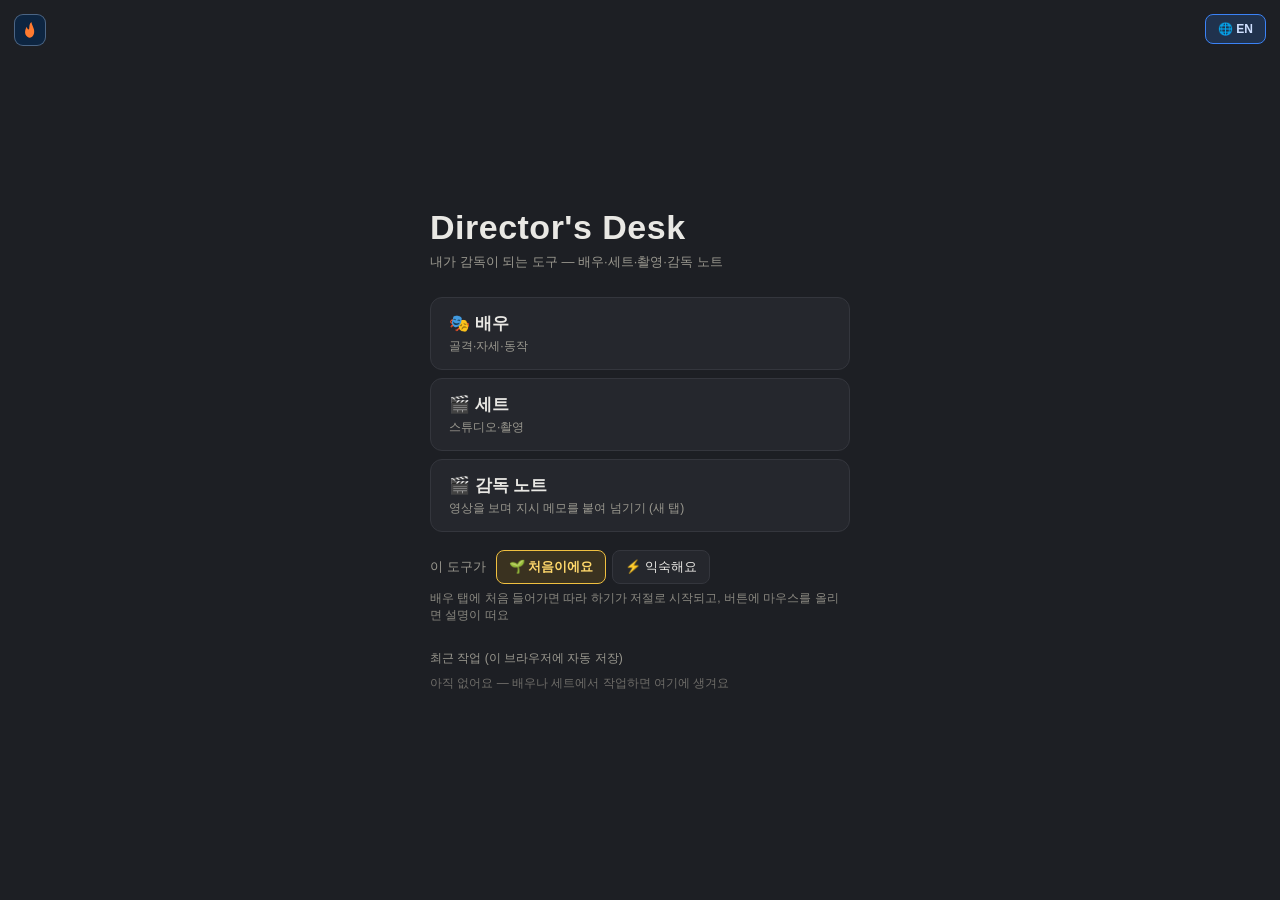
<file: directors-desk/index.html>
<!DOCTYPE html>
<html lang="ko">
<head>
<meta charset="UTF-8">
<meta name="viewport" content="width=device-width, initial-scale=1.0">
<title>Director's Desk v0.9.1.3</title>
<link rel="stylesheet" href="core/style.css">
</head>
<body>
<div id="app">

  <div id="start-screen">
    <button id="start-lang" class="start-lang c-view">🌐 EN</button>
    <a id="ib-home" class="ib-home" href="../" data-i18n-title="ibHome" aria-label="The Ignition Bench" hidden><svg viewBox="28 12 30 40" width="18" height="18" aria-hidden="true"><path d="M41 49 C 29 45, 31 32, 36 25 C 37 31, 40 32, 41 30 C 42 24, 41 18, 46 14 C 48 24, 54 29, 52 39 C 51 45, 47 49, 41 49Z" fill="#ff7a2f"/></svg></a>
    <div class="start-box">
      <h1>Director's Desk</h1>
      <div class="start-sub" data-i18n="startSub"></div>
      <div id="pc-only" class="pc-only" hidden><b data-i18n="pcOnlyT"></b><span data-i18n="pcOnlyS"></span></div>
      <div class="start-menu">
        <button id="menu-actor" class="menu-item"><b data-i18n="menuActor"></b><span data-i18n="menuActorSub"></span></button>
        <button id="menu-set" class="menu-item"><b data-i18n="menuSet"></b><span data-i18n="menuSetSub"></span></button>
        <button id="menu-edit" class="menu-item"><b data-i18n="menuEdit"></b><span data-i18n="menuEditSub"></span></button>
      </div>
      <div class="level-pick">
        <div class="level-row"><span class="level-q" data-i18n="levelQ"></span>
          <button id="lv-beginner" class="lv-btn" data-i18n="lvBeginner"></button><button id="lv-expert" class="lv-btn" data-i18n="lvExpert"></button></div>
        <div id="level-desc"></div>
      </div>
      <div class="recent">
        <div class="recent-title" data-i18n="recentTitle"></div>
        <div id="recent-list"></div>
        <div id="recent-none" data-i18n="recentNone"></div>
      </div>
    </div>
  </div>

  <div id="actor-screen" hidden>
    <div id="actor-view"></div>
    <div id="actor-top">
      <button id="pose-save" class="c-save" data-i18n="poseSave"></button>
      <button id="pose-open" class="c-get" data-i18n="poseOpen"></button>
      <select id="pose-preset" class="c-get"></select>
      <button id="free-range" class="c-edit" data-i18n-title="freeTitle"></button>
      <button id="tut-start" class="c-make" data-i18n="tutBtn" data-i18n-title="tutBtnTitle"></button>
      <button id="photo-open" class="c-get" data-i18n="photoOpen" data-i18n-title="photoOpenTitle"></button>
      <button id="photo-sample" class="c-get" data-i18n="photoSample" data-i18n-title="photoSampleTitle"></button>
      <button id="pose-undo" data-i18n-title="undoTitle">↶</button>
      <button id="pose-redo" data-i18n-title="redoTitle">↷</button>
      <input id="photo-input" type="file" accept="image/*" hidden>
    </div>
    <div id="photo-bar" hidden>
      <span id="photo-tip" data-i18n-html="photoTip"></span>
      <label data-i18n="photoOpacity"></label>
      <input id="photo-op" type="range" min="10" max="100" step="5" value="55" data-i18n-title="photoOpacity">
      <button id="photo-close" class="c-del" data-i18n="photoClose"></button>
    </div>
    <div id="rig-step" hidden></div>
    <div id="actor-top-right">
      <button id="actor-lang" class="c-view">🌐 EN</button>
      <button id="view-front" class="c-view" data-i18n="viewFront" data-i18n-title="viewFrontTitle"></button>
      <button id="view-side" class="c-view" data-i18n="viewSide" data-i18n-title="viewSideTitle"></button>
      <button id="view-top" class="c-view" data-i18n="viewTop" data-i18n-title="viewTopTitle"></button>
      <button id="actor-reset-view" class="c-view" data-i18n="resetView"></button>
    </div>
    <div id="joint-panel"></div>
    <div id="actor-hint" data-i18n="actorHint"></div>
    <div id="actor-toast" class="toast-a"></div>
    <div id="actor-hover" hidden></div>
    <input type="file" id="pose-input" accept="application/json" hidden>
    <div id="motion-bar" class="empty">
      <div class="mot-row">
        <span class="mot-grp g-get"><button id="mot-lib" class="mot-lib c-get" data-i18n-title="motLibTitle"><span data-i18n="motLib"></span></button><button id="mot-pack" class="c-get" data-i18n-title="motPackTitle"><span data-i18n="motPack"></span> <b id="mot-pack-n"></b></button></span>
        <span class="mot-grp g-play"><button id="mot-start" class="c-edit" data-i18n-title="motStart">⏮</button><button id="mot-play" class="mot-play c-edit" data-i18n-title="motPlay">▶ (Space)</button><button id="mot-end" class="c-edit" data-i18n-title="motEnd">⏭</button><button id="mot-loop" class="c-edit" data-i18n="motLoop" data-i18n-title="motLoopTitle"></button><select id="mot-speed" class="c-edit" data-i18n-title="motSpeedTitle"><option value="0.25">×0.25</option><option value="0.5">×0.5</option><option value="1" selected>×1</option><option value="1.5">×1.5</option><option value="2">×2</option></select><div id="mot-time">0.00s / 2.00s</div></span>
        <span class="mot-grp g-make"><button id="mot-add" class="mot-add c-make" data-i18n-title="motAddTitle"></button><button id="mot-dup" class="c-make" data-i18n="motDup" data-i18n-title="motDupTitle"></button></span>
        <span class="mot-grp g-edit"><select id="mot-ease" class="c-edit" data-i18n-title="motEaseTitle"></select><button id="mot-onion" class="c-edit" data-i18n="motOnion" data-i18n-title="motOnionTitle"></button><button id="mot-mirror" class="c-edit" data-i18n="motMirror" data-i18n-title="motMirrorTitle"></button><label class="mot-dur"><span data-i18n="motDur"></span><input id="mot-dur" type="number" min="0.1" max="60" step="0.1">s</label><label class="mot-stretch" data-i18n-title="motStretchTitle"><input id="mot-stretch" type="checkbox"><span data-i18n="motStretch"></span></label></span>
        <button id="mot-lock" class="c-make" hidden data-i18n="motLock" data-i18n-title="motLockTitle"></button><span class="mot-grp g-del"><button id="mot-del" class="c-del" data-i18n="motDel" data-i18n-title="motDelTitle"></button><button id="mot-clear" class="c-del" data-i18n="motClearBtn" data-i18n-title="motClearTitle"></button></span>
        <span class="mot-grp g-save"><input id="mot-name" type="text" maxlength="40" data-i18n-title="motNameTitle"><button id="mot-save" class="c-save" data-i18n="motSave" data-i18n-title="motSaveTitle"></button></span>
      </div>
      <div id="lib-panel" hidden>
        <div class="pk-head"><button type="button" id="lib-back" hidden>←</button><b id="lib-title"></b><button type="button" id="lib-close">✕</button></div>
        <div id="lib-body"></div>
      </div>
      <div id="pack-panel" hidden>
        <div class="pk-head"><b data-i18n="packTitle"></b><button type="button" id="pack-close">✕</button></div>
        <div class="pk-desc" data-i18n="packDesc"></div>
        <label class="pk-lab"><span data-i18n="packNameLab"></span><input id="pack-name" type="text" maxlength="40"></label>
        <div class="pk-btns">
          <button type="button" id="pack-add" class="c-save" data-i18n="packAdd" data-i18n-title="packAddTitle"></button>
          <button type="button" id="pack-open" class="c-get" data-i18n="packOpen" data-i18n-title="packOpenTitle"></button>
          <button type="button" id="pack-save" class="c-save" data-i18n="packSave" data-i18n-title="packSaveTitle"></button>
        </div>
        <div id="pack-list"></div>
        <div class="pk-hint" data-i18n="packLibHint"></div>
        <input type="file" id="pack-input" accept=".json,application/json" multiple hidden>
      </div>
      <div id="strip-bar" hidden>
        <span class="sb-tools"><button id="strip-tool-select" class="c-edit on" data-i18n="stripToolSelect" data-i18n-title="stripToolSelectTitle"></button><button id="strip-remove" class="c-del" data-i18n="stripToolDel" data-i18n-title="stripToolDelTitle"></button></span>
        <b class="sb-title" data-i18n="stripTitle"></b>
        <span id="strip-sel"></span>
        <span class="sb-grp"><span data-i18n="stripReps"></span><button id="strip-rep-dn" class="c-edit">−</button><b id="strip-reps">1</b><button id="strip-rep-up" class="c-edit">＋</button></span>
        <label class="sb-grp"><span data-i18n="stripSpeed"></span><select id="strip-speed" class="c-edit"><option value="0.5">×0.5</option><option value="0.75">×0.75</option><option value="1">×1</option><option value="1.5">×1.5</option><option value="2">×2</option></select></label>
        <button id="strip-left" class="c-edit" data-i18n-title="stripLeftTitle">◀</button><button id="strip-right" class="c-edit" data-i18n-title="stripRightTitle">▶</button>
        <div style="flex:1"></div>
        <button id="strip-bake" class="c-make" data-i18n="stripBake" data-i18n-title="stripBakeTitle"></button>
        <button id="strip-clear" class="c-del" data-i18n="stripClear"></button>
      </div>
      <div id="mot-strip" hidden><div id="strip-blocks"></div><div id="strip-drop" hidden></div></div>
      <div id="mot-track">
        <div id="mot-ruler"></div>
        <div id="mot-keys"></div>
        <div id="mot-head"></div>
        <div id="mot-empty" data-i18n="motEmpty"></div>
      </div>
    </div>
  </div>

  <div id="set-screen">
    <aside id="set-side">
     <div id="set-side-scroll">
      <label class="set-name"><span data-i18n="setNameLab"></span><input id="set-name" type="text" maxlength="30" data-i18n-ph="setNamePh"></label>
      <div class="ss-sec ss-file" id="top-actions">
        <button id="save-btn" class="c-save ic-btn" data-tip="saveBtn" data-i18n-title="saveBtnTitle">💾</button>
        <button id="open-btn" class="c-get ic-btn" data-tip="openBtn" data-i18n-title="openBtnTitle">📂</button>
        <div id="export-wrap">
          <button type="button" id="export-btn" class="c-save ic-btn" data-tip="exportBtn" data-i18n-title="exportTitle">📤</button>
        </div>
      </div>
      <hr class="ss-div">
      <div class="ss-sec">
        <div class="ss-title ss-title-btn"><span data-i18n="ssTools"></span><button type="button" id="board-size-btn" class="c-edit ic-btn ic-sm" data-tip="boardSizeBtn" data-i18n-title="boardSizeTitle">📐</button></div>
        <div id="toolbar">
          <button class="tool-btn active" data-tool="select" data-i18n-title="tool_select"><span class="tb-ic">↖</span><span data-i18n="toolLabSelect"></span></button>
          <button type="button" class="tool-btn c-make" id="room-btn" data-i18n-title="tool_rectroom"><span class="tb-ic">🏠</span><span data-i18n="toolLabRoom"></span> ▾</button>
          <button class="tool-btn c-make" data-tool="wall" data-i18n-title="tool_wall"><span class="tb-ic">▮</span><span data-i18n="toolLabWall"></span></button>
        </div>
      </div>
      <div class="ss-sec ss-objs">
        <div class="ss-title"><span data-i18n="objTitle"></span><small data-i18n="ssObjHint"></small></div>
        <div class="obj-tabs" id="obj-tabs">
          <button type="button" data-cat="indoor" data-i18n="catIndoor"></button>
          <button type="button" data-cat="outdoor" data-i18n="catOutdoor"></button>
          <button type="button" data-cat="small" data-i18n="catSmall"></button>
          <button type="button" data-cat="people" data-i18n="catPeople"></button>
        </div>
        <div id="object-panel">
          <div class="obj-group" data-cat="indoor" data-i18n="objGroupWall"></div>
          <button class="obj-btn" data-cat="indoor" data-tool="door" data-i18n-title="obj_door_title"><span data-i18n="obj_door"></span><small class="obj-size"></small></button>
          <button class="obj-btn" data-cat="indoor" data-tool="door2" data-i18n-title="obj_door2_title"><span data-i18n="obj_door2"></span><small class="obj-size"></small></button>
          <button class="obj-btn" data-cat="indoor" data-tool="window" data-i18n-title="obj_window_title"><span data-i18n="obj_window"></span><small class="obj-size"></small></button>
          <div class="obj-group" data-cat="indoor" data-i18n="objGroupProps"></div>
          <button class="obj-btn" data-cat="indoor" data-tool="bed" data-i18n-title="obj_bed_title"><span data-i18n="obj_bed"></span><small class="obj-size"></small></button>
          <button class="obj-btn" data-cat="indoor" data-tool="desk" data-i18n-title="obj_desk_title"><span data-i18n="obj_desk"></span><small class="obj-size"></small></button>
          <button class="obj-btn" data-cat="indoor" data-tool="chair" data-i18n-title="obj_chair_title"><span data-i18n="obj_chair"></span><small class="obj-size"></small></button>
          <button class="obj-btn" data-cat="indoor" data-tool="table" data-i18n-title="obj_table_title"><span data-i18n="obj_table"></span><small class="obj-size"></small></button>
          <button class="obj-btn" data-cat="indoor" data-tool="sofa" data-i18n-title="obj_sofa_title"><span data-i18n="obj_sofa"></span><small class="obj-size"></small></button>
          <button class="obj-btn" data-cat="indoor" data-tool="tv" data-i18n-title="obj_tv_title"><span data-i18n="obj_tv"></span><small class="obj-size"></small></button>
          <button class="obj-btn" data-cat="indoor" data-tool="shelf" data-i18n-title="obj_shelf_title"><span data-i18n="obj_shelf"></span><small class="obj-size"></small></button>
          <button class="obj-btn" data-cat="indoor" data-tool="lowcab" data-i18n-title="obj_lowcab_title"><span data-i18n="obj_lowcab"></span><small class="obj-size"></small></button>
          <div class="obj-group" data-cat="small" data-i18n="objGroupSmall"></div>
          <button class="obj-btn" data-cat="small" data-tool="lamp" data-i18n-title="obj_lamp_title"><span data-i18n="obj_lamp"></span><small class="obj-size"></small></button>
          <button class="obj-btn" data-cat="small" data-tool="book" data-i18n-title="obj_book_title"><span data-i18n="obj_book"></span><small class="obj-size"></small></button>
          <button class="obj-btn" data-cat="small" data-tool="plant" data-i18n-title="obj_plant_title"><span data-i18n="obj_plant"></span><small class="obj-size"></small></button>
          <div class="obj-group" data-cat="people" data-i18n="objGroupPeople"></div>
          <button class="obj-btn cam-btn" data-cat="people" data-tool="camera" data-i18n-title="obj_camera_title"><span data-i18n="obj_camera"></span><small data-i18n="obj_camera_sub"></small></button>
          <button class="obj-btn cast-btn" data-cat="people" data-tool="actor" data-i18n-title="obj_actor_title"><span data-i18n="obj_actor"></span><small data-i18n="obj_actor_sub"></small></button>
          <button class="obj-btn" data-cat="people" data-tool="person" data-i18n-title="obj_person_title"><span data-i18n="obj_person"></span><small class="obj-size"></small></button>
          <div class="obj-group" data-cat="outdoor" data-i18n="objGroupTrDraw"></div>
          <button class="obj-btn tr-btn" data-cat="outdoor" data-tool="tr-river" data-i18n-title="trRiverTitle"><span data-i18n="tr_btn_river"></span></button>
          <button class="obj-btn tr-btn" data-cat="outdoor" data-tool="tr-road" data-i18n-title="trRoadTitle"><span data-i18n="tr_btn_road"></span></button>
          <button class="obj-btn tr-btn" data-cat="outdoor" data-tool="tr-village" data-i18n-title="trZoneTitle"><span data-i18n="tr_btn_village"></span></button>
          <button class="obj-btn tr-btn" data-cat="outdoor" data-tool="tr-field" data-i18n-title="trZoneTitle"><span data-i18n="tr_btn_field"></span></button>
          <button class="obj-btn tr-btn" data-cat="outdoor" data-tool="tr-lake" data-i18n-title="trZoneTitle"><span data-i18n="tr_btn_lake"></span></button>
          <button class="obj-btn tr-btn" data-cat="outdoor" data-tool="tr-forest" data-i18n-title="trZoneTitle"><span data-i18n="tr_btn_forest"></span></button>
          <div class="obj-group" data-cat="outdoor" data-i18n="objGroupTerrain"></div>
          <button class="obj-btn" data-cat="outdoor" data-tool="mountain" data-i18n-title="obj_mountain_title"><span data-i18n="obj_mountain"></span><small class="obj-size"></small></button>
          <button class="obj-btn" data-cat="outdoor" data-tool="hill" data-i18n-title="obj_hill_title"><span data-i18n="obj_hill"></span><small class="obj-size"></small></button>
          <button class="obj-btn" data-cat="outdoor" data-tool="bridge" data-i18n-title="obj_bridge_title"><span data-i18n="obj_bridge"></span><small class="obj-size"></small></button>
          <div class="obj-group" data-cat="outdoor" data-i18n="objGroupOutdoor"></div>
          <button class="obj-btn" data-cat="outdoor" data-tool="tree" data-i18n-title="obj_tree_title"><span data-i18n="obj_tree"></span><small class="obj-size"></small></button>
          <button class="obj-btn" data-cat="outdoor" data-tool="pine" data-i18n-title="obj_pine_title"><span data-i18n="obj_pine"></span><small class="obj-size"></small></button>
          <button class="obj-btn" data-cat="outdoor" data-tool="rock" data-i18n-title="obj_rock_title"><span data-i18n="obj_rock"></span><small class="obj-size"></small></button>
          <button class="obj-btn" data-cat="outdoor" data-tool="bush" data-i18n-title="obj_bush_title"><span data-i18n="obj_bush"></span><small class="obj-size"></small></button>
          <button class="obj-btn" data-cat="outdoor" data-tool="streetlamp" data-i18n-title="obj_streetlamp_title"><span data-i18n="obj_streetlamp"></span><small class="obj-size"></small></button>
          <button class="obj-btn" data-cat="outdoor" data-tool="bench" data-i18n-title="obj_bench_title"><span data-i18n="obj_bench"></span><small class="obj-size"></small></button>
          <button class="obj-btn" data-cat="outdoor" data-tool="fence" data-i18n-title="obj_fence_title"><span data-i18n="obj_fence"></span><small class="obj-size"></small></button>
          <button class="obj-btn" data-cat="outdoor" data-tool="car" data-i18n-title="obj_car_title"><span data-i18n="obj_car"></span><small class="obj-size"></small></button>
          <button class="obj-btn" data-cat="outdoor" data-tool="house" data-i18n-title="obj_house_title"><span data-i18n="obj_house"></span><small class="obj-size"></small></button>
        </div>
      </div>
     </div>
     <div id="set-side-dock">
      <div class="ss-sec ss-memo">
        <div class="ss-title"><span><span data-i18n="memoTitle"></span> <span class="ss-info" data-i18n-title="memoHint">ⓘ</span></span><small id="memo-count"></small></div>
        <div class="memo-row">
          <button type="button" id="memo-show" class="c-view" data-i18n-title="memoShowTitle"></button>
          <button type="button" id="memo-clear" class="c-del" data-i18n="memoClearBtn" data-i18n-title="memoClearTitle"></button>
        </div>
      </div>
      <div class="ss-sec ss-sel" id="prop-panel">
        <div class="ss-title" id="sel-title"></div>
        <div class="prop-group" id="multi-group">
          <div class="prop-title" id="multi-count"></div>
        </div>
        <div class="prop-group" id="tr-group"><div class="tr-info"></div><label class="tr-num"><span></span><input type="number" step="0.5" min="0.5"></label></div>
        <div class="prop-group" id="light-group">
          <div class="action-row"><button class="action-btn c-make" id="light-btn"></button></div>
        </div>
        <div class="prop-group" id="rotate-group">
          <div class="action-row"><button class="action-btn c-edit" id="rotate-btn" data-i18n="rotateBtn"></button></div>
          <div class="action-row" id="door-kind" hidden><button type="button" class="action-btn c-edit" data-kind="1" data-i18n="doorKind1" data-i18n-title="doorKind1Title"></button><button type="button" class="action-btn c-edit" data-kind="2" data-i18n="doorKind2" data-i18n-title="doorKind2Title"></button></div>
        </div>
        <div class="prop-group" id="cast-group">
          <label class="cast-name-row"><i id="cast-dot"></i><input id="cast-name" type="text" maxlength="24" data-i18n-title="castNameTitle"></label>
          <div class="cast-info" id="cast-info"></div>
          <div class="action-row">
            <button class="action-btn c-edit" id="cast-rot" data-i18n="castRotBtn" data-i18n-title="castRotTitle"></button>
            <button class="action-btn danger c-del" id="cast-del" data-i18n="castDelBtn"></button>
          </div>
        </div>
        <div class="prop-group" id="cam-group">
          <label class="cast-name-row"><i class="cam-dot">🎥</i><input id="cam-name" type="text" maxlength="20" data-i18n-title="camNameTitle"></label>
          <div class="cam-now" id="cam-now"></div>
          <div class="cam-rows">
            <label class="cm-mount"><span data-i18n="camMount"></span><select id="cam-mount" data-i18n-title="camMountTitle"></select></label>
            <label class="cm-actor"><span data-i18n="camActor"></span><select id="cam-actor"></select></label>
            <label class="cm-shot"><span data-i18n="camShot"></span><select id="cam-shot" data-i18n-title="camShotTitle"></select></label>
            <label class="cm-dist"><span data-i18n="camDist"></span><input id="cam-dist" type="number" min="0.2" max="30" step="0.1" data-i18n-title="camDistTitle"></label>
            <label class="cm-h"><span data-i18n="camH"></span><input id="cam-h" type="number" min="0.2" max="40" step="0.1"></label>
            <label class="cm-tilt"><span data-i18n="camTilt"></span><input id="cam-tilt" type="number" min="-60" max="89" step="1" data-i18n-title="camTiltTitle"></label>
            <label class="cm-fov"><span data-i18n="camFov"></span><select id="cam-fov"><option value="wide" data-i18n="camFovWide"></option><option value="norm" data-i18n="camFovNorm"></option><option value="tele" data-i18n="camFovTele"></option></select></label>
            <label class="cm-fovdeg"><span data-i18n="camFovDeg"></span><input id="cam-fovdeg" type="number" min="20" max="120" step="1" data-i18n-title="camFovDegTitle"></label>
            <label class="cm-ratio"><span data-i18n="camRatio"></span><select id="cam-ratio"><option value="16:9">16:9</option><option value="9:16">9:16</option></select></label>
          </div>
          <div class="cam-acts">
            <button class="action-btn c-view" id="cam-eye" data-i18n="camEye" data-i18n-title="camEyeTitle"></button>
            <button class="action-btn c-make" id="cam-here" data-i18n="camHere" data-i18n-title="camHereTitle"></button>
            <button class="action-btn c-edit" id="cam-rot" data-i18n="castRotBtn" data-i18n-title="castRotTitle"></button>
            <button class="action-btn danger c-del" id="cam-del" data-i18n="camDelBtn" data-i18n-title="camDelTitle"></button>
          </div>
        </div>
        <div class="prop-group" id="hint-group"><span class="ss-info" data-i18n-title="hintText">ⓘ <span data-i18n="helpWord"></span></span></div>
        <div class="prop-group">
          <div class="action-row">
            <button class="action-btn c-make" id="dup-btn" data-i18n="dupBtn"></button>
            <button class="action-btn danger c-del" id="del-btn" data-i18n="delBtn"></button>
          </div>
        </div>
      </div>
     </div>
    </aside>

    <div id="set-main">
      <div id="set-viewbar">
        <div class="seg" id="view-seg">
          <button type="button" data-view="2d" data-i18n="view2d" data-i18n-title="view2dTitle"></button>
          <button type="button" data-view="split" data-i18n="viewSplit" data-i18n-title="viewSplitTitle"></button>
          <button type="button" data-view="3d" data-i18n="view3d" data-i18n-title="view3dTitle"></button>
        </div>
        <div style="flex:1"></div>
        <span class="env-lab" data-i18n="envTimeLab"></span>
        <div class="seg" id="time-seg">
          <button type="button" data-time="" data-i18n="envStudio" data-i18n-title="envStudioTitle"></button>
          <button type="button" data-time="day" data-i18n="envDay"></button>
          <button type="button" data-time="dusk" data-i18n="envDusk"></button>
          <button type="button" data-time="night" data-i18n="envNight"></button>
        </div>
        <button id="lang-toggle" class="c-view" data-i18n-title="langToggleTitle">🌐 EN</button>
      </div>
      <div id="set-panes">
        <div id="build-screen" class="set-pane">
          <svg id="canvas" class="tool-select" tabindex="0">
            <g id="world">
              <g id="board-layer"></g>
              <g id="shapes-layer"></g>
              <g id="cam-layer"></g>
              <g id="cast-layer"></g>
              <g id="selection-layer"></g>
              <g id="memo2d-layer"></g>
              <g id="me-layer"></g>
            </g>
          </svg>
          <div class="pane-tag" data-i18n="pane2d"></div>
          <div id="path-hint" hidden></div>
          <div id="plan-bottom">
            <div id="zoom-bar">
              <button id="zoom-out" class="c-view" data-i18n-title="zoomOut">−</button>
              <div id="zoom-pct">100%</div>
              <button id="zoom-in" class="c-view" data-i18n-title="zoomIn">+</button>
              <button id="zoom-fit" class="c-view" data-i18n-title="zoomFitTitle" data-i18n="zoomFit"></button>
            </div>
            <button type="button" id="hint-open" class="tl-help c-view" data-i18n-title="hintOpen" hidden>?</button>
            <div id="shortcut-hint"><button type="button" id="hint-close" data-i18n-title="hintClose">✕</button><div data-i18n="hint1"></div><div data-i18n="hint2"></div></div>
          </div>
          <div id="toast"></div>
          <input type="file" id="open-input" accept="application/json">
        </div>
        <div id="set-divider" data-i18n-title="dividerTitle"></div>
        <div id="live-screen" class="set-pane">
          <div id="live-head" aria-hidden="true"></div>
          <div id="live-view">
            <div id="crosshair"></div>
            <div id="memo3d"><svg id="memo3d-lines"></svg></div>
            <div id="cam-frame" hidden><div class="cf-tag"></div></div>
          </div>
          <div id="note-label"></div>
          <div id="live-left">
            <div class="seg dark" id="cam-seg">
              <button type="button" id="cam-orbit" data-i18n="camOrbit" data-i18n-title="camOrbitTitle"></button>
              <button type="button" id="cam-cam" data-i18n="camCam" data-i18n-title="camCamTitle"></button>
              <button type="button" id="cam-walk" data-i18n="camWalk" data-i18n-title="camWalkTitle"></button>
              <button type="button" id="cam-drone" data-i18n="camDrone" data-i18n-title="camDroneTitle"></button>
            </div>
            <button id="ceiling-toggle" class="c-view"></button>
          </div>
          <div id="look-set" hidden><div class="ls-row"><b data-i18n="lookSens"></b><button type="button" data-sens="slow" data-i18n="lookSlow"></button><button type="button" data-sens="normal" data-i18n="lookNormal"></button><button type="button" data-sens="fast" data-i18n="lookFast"></button></div><label class="ls-row" data-i18n-title="lookSmoothTitle"><input type="checkbox" id="look-smooth"><span data-i18n="lookSmooth"></span></label></div>
          <div id="live-right">
            <button id="reset-view-btn" class="c-view" data-i18n="resetView" data-i18n-title="resetViewTitle"></button>
            <button id="screenshot-btn" class="c-save" data-i18n="screenshotBtn" data-i18n-title="screenshotTitle"></button>
            <button type="button" id="pv-btn" class="c-view" data-i18n="pvBtn" data-i18n-title="pvBtnTitle"></button>
            <button type="button" id="rec-btn" class="c-save" data-i18n-title="recBtnTitle"></button>
          </div>
          <div id="rec-pop" hidden>
            <div class="rp-head"><b data-i18n="recPopTitle"></b><button type="button" id="rec-x">✕</button></div>
            <div class="rp-row rp-src" id="rec-src"><button type="button" data-src="camera" class="c-view" data-i18n="srcCamera"></button><button type="button" data-src="drone" class="c-view" data-i18n="srcDrone"></button><button type="button" data-src="walk" class="c-view" data-i18n="srcWalk"></button></div>
            <div class="rp-row rp-dim" id="rec-src-note"></div>
            <div class="rp-row"><span data-i18n="recSize"></span><select id="rec-size" class="c-edit"><option value="720">720p</option><option value="1080">1080p</option></select><span id="rec-dims"></span></div>
            <label class="rp-row"><input type="checkbox" id="rec-from0"><span data-i18n="recFrom0"></span></label>
            <div class="rp-row rp-dim" id="rec-len"></div>
            <div class="rp-row rp-dim" id="rec-cuts-info"></div>
            <div class="rp-row" id="rec-format"></div>
            <div class="rp-row" id="rec-last" hidden><span data-i18n="recLastWarn"></span><button type="button" id="rec-last-open" class="c-save" data-i18n="recLastOpen"></button></div>
            <div class="rp-keys" data-i18n-html="recKeys"></div>
            <button type="button" id="rec-go" class="c-save" data-i18n="recGo"></button>
          </div>
          <div id="rec-bar" hidden>
            <span class="rec-dot">●</span><b id="rec-time"></b><span id="rec-marks"></span>
            <button type="button" id="rec-stop" class="c-save" data-i18n="recStop"></button>
          </div>
          <div id="rec-flash"></div>
          <div id="orbit-hint" data-i18n="orbitHint"></div>
          <div id="live-overlay">
            <div id="live-card">
              <h1 id="live-title" data-i18n="liveTitle"></h1>
              <p id="live-desc" data-i18n-html="liveDesc"></p>
              <button id="live-start-btn" data-i18n="liveStartBtn"></button>
            </div>
          </div>
        </div>
      </div>
      <div id="set-tl">
        <div class="tl-bar">
          <button type="button" id="tl-fold" class="c-view" data-i18n-title="tlFoldTitle"></button>
          <span class="mot-grp"><button type="button" id="tl-add" class="c-get" data-i18n="tlAdd" data-i18n-title="tlAddTitle"></button></span>
          <span class="mot-grp"><button type="button" id="tl-start" class="c-edit" data-i18n-title="motStart">⏮</button><button type="button" id="tl-play" class="c-edit" data-i18n-title="tlPlayTitle"></button><button type="button" id="tl-end" class="c-edit" data-i18n-title="motEnd">⏭</button><select id="tl-speed" class="c-edit" data-i18n-title="tlSpeedTitle"><option value="0.25">×0.25</option><option value="0.5">×0.5</option><option value="1" selected>×1</option><option value="2">×2</option></select><span id="tl-time">0.00s / 0.00s</span></span>
          <span class="mot-grp" id="tl-cut-grp" hidden><button type="button" id="tl-cut-here" class="c-make" data-i18n="cutHere" data-i18n-title="cutHereTitle"></button><button type="button" id="tl-cut-clear" class="c-del" data-i18n="cutClear" data-i18n-title="cutClearTitle" hidden></button></span>
          <div class="tl-br" aria-hidden="true"></div>
          <span class="mot-grp tl-sel-grp" id="tl-cutsel-grp" hidden><b data-i18n="cutSelGrp"></b><span id="tl-cut-num" class="tl-num" hidden><span data-i18n="numStart"></span><input type="number" id="tl-cut-t0" min="0" step="0.1"><span data-i18n="numLen"></span><input type="number" id="tl-cut-len" min="0.2" step="0.1"><em id="tl-cut-end" data-i18n="cutToEnd" hidden></em></span><select id="tl-cut-cam" class="c-edit" data-i18n-title="cutCamTitle" hidden></select><select id="tl-cut-shot" class="c-edit" data-i18n-title="cutShotTitle" hidden></select><select id="tl-cut-zoom" class="c-edit" data-i18n-title="zoomTitle" hidden></select><select id="tl-cut-back" class="c-edit" data-i18n-title="backTitle" hidden></select><select id="tl-cut-zt" class="c-edit" data-i18n-title="zoomTgtTitle" hidden></select><button type="button" id="tl-cut-del" class="c-del" data-i18n="cutDel" data-i18n-title="cutDelTitle" hidden></button></span>
          <span class="mot-grp" id="tl-spd-grp" hidden><b data-i18n="spdGrp"></b><span class="tl-num"><span data-i18n="numStart"></span><input type="number" id="tl-spd-t0" min="0" step="0.1" data-i18n-title="spdT0Title"><span data-i18n="numLen"></span><input type="number" id="tl-spd-len" min="0.2" step="0.1" data-i18n-title="spdLenTitle"></span><select id="tl-spd-x" class="c-edit" data-i18n-title="spdXTitle"><option value="0.25">×0.25</option><option value="0.5">×0.5</option><option value="2">×2</option><option value="4">×4</option></select><button type="button" id="tl-spd-del" class="c-del" data-i18n="spdDel" data-i18n-title="spdDelTitle"></button></span>
          <span class="mot-grp" id="tl-clip-grp" hidden><b id="tl-clip-name"></b><span class="sb-grp"><span data-i18n="stripReps"></span><button type="button" id="tl-rep-dn" class="c-edit">−</button><b id="tl-reps">1</b><button type="button" id="tl-rep-up" class="c-edit">＋</button></span><label class="sb-grp"><span data-i18n="stripSpeed"></span><select id="tl-cspeed" class="c-edit"><option value="0.5">×0.5</option><option value="0.75">×0.75</option><option value="1">×1</option><option value="1.5">×1.5</option><option value="2">×2</option></select></label><button type="button" id="tl-path" class="c-make" data-i18n-title="tlPathTitle"></button><button type="button" id="tl-pt-del" class="c-del" data-i18n="tlPtDel" data-i18n-title="tlPtDelTitle" hidden></button><button type="button" id="tl-path-clear" class="c-del" data-i18n="tlPathClear" data-i18n-title="tlPathClearTitle" hidden></button><button type="button" id="tl-del" class="c-del" data-i18n="tlDel" data-i18n-title="tlDelTitle"></button></span>
          <div style="flex:1"></div>
          <span class="mot-grp"><input id="scene-name" type="text" maxlength="40" data-i18n-ph="sceneNamePh" data-i18n-title="sceneNameTitle"><button type="button" id="scene-save" class="c-save" data-i18n="sceneSave" data-i18n-title="sceneSaveTitle"></button><button type="button" id="scene-open" class="c-get" data-i18n="sceneOpen" data-i18n-title="sceneOpenTitle"></button></span>
        </div>
        <div class="tl-body">
          <div id="tl-labels"></div>
          <div id="tl-track"><div id="tl-ruler"></div><div id="tl-cuts" hidden></div><div id="tl-spd" hidden></div><div id="tl-rows"></div><div id="tl-head"></div></div>
        </div>
        <div id="tl-empty" data-i18n="tlEmpty"></div>
        <input type="file" id="scene-input" accept=".json,application/json" hidden>
        <input type="file" id="tl-pack-input" accept=".json,application/json" multiple hidden>
      </div>
    </div>
  </div>
  <div id="tl-pop" hidden></div>
  <div id="pv-back" hidden>
    <div id="pv-win" role="dialog">
      <div class="pv-head"><b data-i18n="pvTitle"></b><small data-i18n="pvSub"></small><button type="button" id="pv-x">✕</button></div>
      <div class="pv-stage"><canvas id="pv-cv"></canvas><div id="pv-tag"></div></div>
      <div id="pv-keys"></div>
      <div class="pv-seek"><input type="range" id="pv-seek" min="0" max="1" step="0.01" value="0" data-i18n-title="pvSeekTitle"><span id="pv-time"></span></div>
      <div class="pv-ctl"><button type="button" id="pv-start" class="c-edit" data-i18n="pvStart"></button><button type="button" id="pv-play" class="c-edit"></button></div>
      <div id="pv-note" hidden></div>
    </div>
  </div>
  <div id="tl-help-card" hidden><button type="button" id="thc-x">✕</button><b id="thc-title"></b><div id="thc-body"></div></div>
  <div id="rec-done" hidden>
    <div class="rd-head"><b data-i18n="rdTitle"></b><button type="button" id="rd-close" data-i18n-title="rdCloseTitle">✕</button></div>
    <video id="rd-video" controls playsinline muted></video>
    <div id="rd-info"></div>
    <div id="rd-names"></div>
    <div id="rd-state"></div>
    <div class="rd-btns">
      <button type="button" id="rd-folder" class="c-save" data-i18n-title="rdFolderTitle"></button><button type="button" id="rd-folder-change" class="c-view" data-i18n="rdChange" data-i18n-title="rdChangeTitle"></button>
    </div>
    <div class="rd-btns"><button type="button" id="rd-notes" class="c-get" data-i18n="rdNotes" data-i18n-title="rdNotesTitle"></button></div>
    <div class="rd-btns">
      <button type="button" id="rd-video-btn" class="c-save" data-i18n="rdVideo" data-i18n-title="rdVideoTitle"></button><button type="button" id="rd-log-btn" class="c-save" data-i18n="rdLog" data-i18n-title="rdLogTitle"></button>
      <div style="flex:1"></div><button type="button" id="rd-discard" class="c-del" data-i18n="rdDiscard" data-i18n-title="rdDiscardTitle"></button>
    </div>
    <div id="rd-webm" class="rd-note" data-i18n="recWebmNote" hidden></div>
  </div>
  <textarea id="text-editor"></textarea>
  <div id="memo-edit" hidden>
    <div class="me-where"></div>
    <div class="me-kinds">
      <button type="button" data-kind="set" data-i18n="memoKindSet" data-i18n-title="memoKindSetTitle"></button>
      <button type="button" data-kind="scene" data-i18n="memoKindScene" data-i18n-title="memoKindSceneTitle"></button>
    </div>
    <textarea id="memo-text"></textarea>
    <div class="me-btns"><button type="button" id="memo-del" class="c-del" data-i18n="memoDel"></button><div style="flex:1"></div><button type="button" id="memo-ok" class="c-save" data-i18n="memoOk"></button></div>
  </div>
  <div id="room-pop" hidden></div>
  <div id="board-pop" hidden></div>
  <div id="export-menu" hidden>
    <div class="em-head" data-i18n="exportHead"></div>
    <button type="button" data-ex="flow" class="em-main"><b data-i18n="exFlow"></b><small data-i18n="exFlowSub"></small></button>
    <div class="em-dir"><span id="flow-dir-name"></span><button type="button" id="flow-dir-change" data-i18n="exFlowDirChange"></button></div>
    <div class="em-sep"></div>
    <button type="button" data-ex="pair"><b data-i18n="exPair"></b><small data-i18n="exPairSub"></small></button>
    <button type="button" data-ex="text"><b data-i18n="exText"></b><small data-i18n="exTextSub"></small></button>
    <button type="button" data-ex="refs"><b data-i18n="exRefs"></b><small data-i18n="exRefsSub"></small></button>
  </div>
  <div id="ai-text-modal" hidden>
    <div class="atm-card">
      <div class="atm-head"><b data-i18n="aiTextTitle"></b><button type="button" id="ai-text-close">✕</button></div>
      <div class="atm-sub" data-i18n="aiTextSub"></div>
      <textarea id="ai-text" readonly></textarea>
      <div class="atm-btns"><button type="button" id="ai-text-copy" class="c-save" data-i18n="aiTextCopy"></button></div>
    </div>
  </div>

  <div id="annot-modal">
    <div id="annot-toolbar">
      <button class="annot-tool-btn active" id="annot-tool-pen" data-i18n="annotPen" data-i18n-title="pen"></button>
      <button class="annot-tool-btn" id="annot-tool-eraser" data-i18n="annotEraser" data-i18n-title="eraser"></button>
      <button class="annot-tool-btn" id="annot-tool-memo" data-i18n="annotMemo" data-i18n-title="memo"></button>
      <div id="annot-colors">
        <div class="annot-swatch selected" data-color="#ffd60a" style="background:#ffd60a" data-i18n-title="yellow"></div>
        <div class="annot-swatch" data-color="#ff9500" style="background:#ff9500" data-i18n-title="orange"></div>
        <div class="annot-swatch" data-color="#ff3b30" style="background:#ff3b30" data-i18n-title="red"></div>
        <div class="annot-swatch" data-color="#0a84ff" style="background:#0a84ff" data-i18n-title="blue"></div>
      </div>
      <div id="annot-fontsize">
        <button type="button" class="annot-size-btn" data-size="s" data-i18n-title="fontSizeSmall">S</button>
        <button type="button" class="annot-size-btn selected" data-size="m" data-i18n-title="fontSizeMedium">M</button>
        <button type="button" class="annot-size-btn" data-size="l" data-i18n-title="fontSizeLarge">L</button>
      </div>
      <label id="annot-memo-opt" hidden><input type="checkbox" id="annot-memo-cb"> <span data-i18n="annotWithMemos"></span></label>
      <div style="flex:1"></div>
      <button id="annot-cancel-btn" data-i18n="close"></button>
      <button id="annot-save-btn" class="c-save" data-i18n="annotSave"></button>
    </div>
    <div id="annot-canvas-wrap">
      <canvas id="annot-canvas"></canvas>
      <div id="annot-memos-layer"></div>
    </div>
  </div>

</div>

<script src="lib/three.min.js"></script>
<script src="lib/orbitcontrols.js"></script>
<script src="core/text.js"></script>
<script src="core/save.js"></script>
<script src="core/mp4fix.js"></script>
<script src="core/view3d.js"></script>
<script src="core/warmup.js"></script>
<script src="core/perfdiag.js"></script>
<script src="core/dynres.js"></script>
<script src="core/app.js"></script>
<script src="core/learn.js"></script>
<script src="core/flow.js"></script>
<script src="set/preview.js"></script>
<script src="set/model.js"></script>
<script src="set/plan2d.js"></script>
<script src="set/build.js"></script>
<script src="set/handles.js"></script>
<script src="set/room.js"></script>
<script src="set/props.js"></script>
<script src="set/live.js"></script>
<script src="set/annot.js"></script>
<script src="set/view.js"></script>
<script src="set/memo.js"></script>
<script src="set/ctxmenu.js"></script>
<script src="set/env.js"></script>
<script src="set/outdoor.js"></script>
<script src="set/terrain.js"></script>
<script src="set/cast.js"></script>
<script src="set/camera.js"></script>
<script src="set/timeline.js"></script>
<script src="set/cuts.js"></script>
<script src="set/speedramp.js"></script>
<script src="set/record.js"></script>
<script src="set/drone.js"></script>
<script src="set/main.js"></script>
<script src="actor/skeleton.js"></script>
<script src="actor/figure.js"></script>
<script src="actor/motion.js"></script>
<script src="actor/tutorial.js"></script>
<script src="actor/library.js"></script>
<script src="actor/strip.js"></script>
<script src="actor/photo.js"></script>
<script src="actor/rig2d.js"></script>
<script src="actor/actor.js"></script>
<script>if (/^https?:$/.test(location.protocol)) document.getElementById('ib-home').hidden = false;
if (!matchMedia('(pointer:fine)').matches) document.getElementById('pc-only').hidden = false;</script>
</body>
</html>
</file>
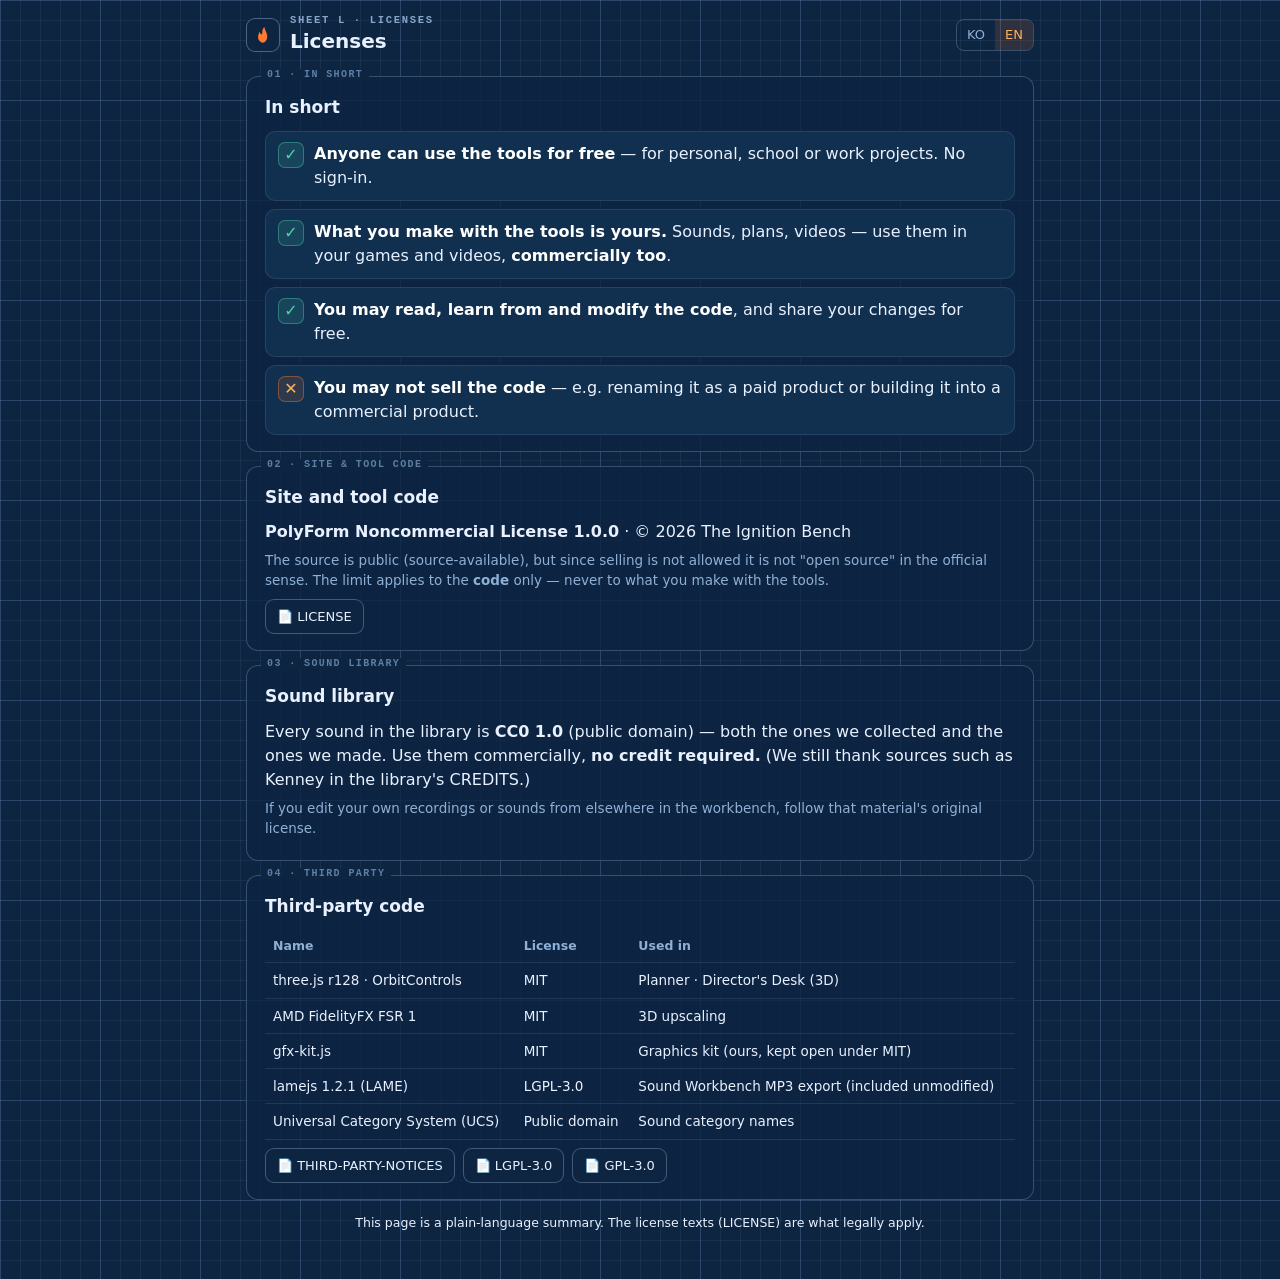
<file: licenses/index.html>
<!doctype html>
<html lang="ko">
<head>
<meta charset="utf-8">
<meta name="viewport" content="width=device-width, initial-scale=1, viewport-fit=cover">
<title>라이선스 · Licenses · The Ignition Bench</title>
<meta name="description" content="The Ignition Bench 라이선스 안내 — 도구는 누구나 무료, 만든 결과물은 만든 사람 것, 코드 판매만 금지. License summary in plain words.">
<meta name="theme-color" content="#0d2541">
<link rel="canonical" href="https://ignition-bench.github.io/licenses/">
<link rel="icon" href="../assets/icon/site-icon.svg" type="image/svg+xml">
<link rel="icon" href="../assets/icon/site-icon-32.png" sizes="32x32" type="image/png">
<link rel="apple-touch-icon" href="../assets/icon/site-icon-180.png">
<link rel="stylesheet" href="../assets/site.css">
<style>
  .lbar{display:flex;align-items:center;gap:10px;padding:14px 0 6px}
  .lbar .home{display:inline-grid;place-items:center;flex:none;width:34px;height:34px;border-radius:9px;background:var(--bp);border:1px solid #a8c5ea66;text-decoration:none}
  .lbar .home:hover,.lbar .home:focus-visible{border-color:var(--ember);box-shadow:0 0 0 2px var(--ember-bg)}
  .lbar .tt{flex:1;min-width:0}
  .lbar .sheet{font:600 10.5px var(--f-mono);letter-spacing:.16em;color:var(--wire);opacity:.8}
  .lbar h1{margin:0;font-size:20px}
  .lic{max-width:820px;margin:0 auto;padding:0 16px 40px}
  .lic section{border:1px solid #a8c5ea44;border-radius:12px;background:#0d2541cc;padding:16px 18px;margin:14px 0;position:relative}
  .lic section::before{content:attr(data-sheet);position:absolute;top:-8px;left:14px;background:var(--bp);padding:0 6px;font:600 10px var(--f-mono);letter-spacing:.14em;color:var(--ink-faint)}
  .lic h2{margin:2px 0 10px;font-size:17px}
  .lic p{margin:6px 0;color:var(--ink)}
  .lic .dim{color:var(--ink-dim);font-size:13.5px}
  .rules{list-style:none;margin:0;padding:0;display:grid;gap:8px}
  .rules li{display:flex;gap:10px;align-items:flex-start;padding:10px 12px;border-radius:10px;background:#11304f;border:1px solid #a8c5ea22}
  .rules .mk{flex:none;width:26px;height:26px;border-radius:7px;display:grid;place-items:center;font-weight:800}
  .rules .ok .mk{background:#4fd1a922;color:#4fd1a9;border:1px solid #4fd1a966}
  .rules .no .mk{background:#ff7a2f22;color:var(--ember-hi);border:1px solid #ff7a2f66}
  .rules b{color:#fff}
  table.tp{width:100%;border-collapse:collapse;font-size:13.5px}
  table.tp th,table.tp td{text-align:left;padding:7px 8px;border-bottom:1px solid #a8c5ea22;vertical-align:top}
  table.tp th{color:var(--ink-dim);font-weight:600;font-size:12.5px}
  .files{display:flex;flex-wrap:wrap;gap:8px;margin-top:8px}
  .files a{display:inline-flex;align-items:center;gap:6px;padding:7px 11px;border-radius:9px;border:1px solid #a8c5ea55;background:#0d2541;text-decoration:none;font-size:13px}
  .files a:hover,.files a:focus-visible{border-color:var(--ember)}
  .note{font-size:12.5px;color:var(--ink-faint);margin-top:18px;text-align:center}
  [data-show]{display:none}
  html[lang=ko] [data-show=ko], html[lang=en] [data-show=en]{display:revert}
  @media (max-width:560px){ .lbar .sheet{display:none} .lic section{padding:14px} table.tp{font-size:12.5px} }
</style>
</head>
<body>
<div class="lic">
  <header class="lbar">
    <a class="home" href="../" data-ko-title="The Ignition Bench 메인으로" data-en-title="Back to The Ignition Bench" title="The Ignition Bench 메인으로"><svg viewBox="28 12 30 40" width="18" height="18" aria-hidden="true"><path d="M41 49 C 29 45, 31 32, 36 25 C 37 31, 40 32, 41 30 C 42 24, 41 18, 46 14 C 48 24, 54 29, 52 39 C 51 45, 47 49, 41 49Z" fill="#ff7a2f"/></svg></a>
    <div class="tt"><div class="sheet">SHEET L · LICENSES</div><h1 data-ko="라이선스 안내" data-en="Licenses">라이선스 안내</h1></div>
    <div class="lang" role="group" aria-label="Language"><button type="button" data-l="ko" aria-pressed="true">KO</button><button type="button" data-l="en" aria-pressed="false">EN</button></div>
  </header>

  <section data-sheet="01 · IN SHORT">
    <h2 data-ko="한눈에 보기" data-en="In short">한눈에 보기</h2>
    <ul class="rules">
      <li class="ok"><span class="mk">✓</span><div data-show="ko"><b>도구는 누구나 무료로 써요.</b> 개인 · 학교 · 회사 일 모두 괜찮아요. 로그인도 없어요.</div><div data-show="en"><b>Anyone can use the tools for free</b> — for personal, school or work projects. No sign-in.</div></li>
      <li class="ok"><span class="mk">✓</span><div data-show="ko"><b>도구로 만든 결과물은 만든 사람 것이에요.</b> 효과음 · 도면 · 영상 등을 게임이나 영상에 <b>상업적으로</b> 써도 돼요.</div><div data-show="en"><b>What you make with the tools is yours.</b> Sounds, plans, videos — use them in your games and videos, <b>commercially too</b>.</div></li>
      <li class="ok"><span class="mk">✓</span><div data-show="ko"><b>코드를 보고 · 배우고 · 고쳐 봐도 돼요.</b> 고친 것을 돈 받지 않고 나눠도 돼요.</div><div data-show="en"><b>You may read, learn from and modify the code</b>, and share your changes for free.</div></li>
      <li class="no"><span class="mk">✕</span><div data-show="ko"><b>코드를 가져가 파는 건 안 돼요.</b> 이름만 바꿔 유료로 팔거나 상업 제품에 넣는 것 등.</div><div data-show="en"><b>You may not sell the code</b> — e.g. renaming it as a paid product or building it into a commercial product.</div></li>
    </ul>
  </section>

  <section data-sheet="02 · SITE & TOOL CODE">
    <h2 data-ko="사이트 · 도구 코드" data-en="Site and tool code">사이트 · 도구 코드</h2>
    <p data-show="ko"><b>PolyForm Noncommercial License 1.0.0</b> · © 2026 The Ignition Bench</p>
    <p data-show="en"><b>PolyForm Noncommercial License 1.0.0</b> · © 2026 The Ignition Bench</p>
    <p class="dim" data-show="ko">소스는 누구나 볼 수 있지만(소스 공개), 판매를 막기 때문에 공식적인 「오픈소스」는 아니에요. 이 제한은 <b>코드</b>에만 걸리고, 도구로 만든 결과물에는 걸리지 않아요.</p>
    <p class="dim" data-show="en">The source is public (source-available), but since selling is not allowed it is not "open source" in the official sense. The limit applies to the <b>code</b> only — never to what you make with the tools.</p>
    <div class="files"><a href="../LICENSE" target="_blank" rel="noopener">📄 LICENSE</a></div>
  </section>

  <section data-sheet="03 · SOUND LIBRARY">
    <h2 data-ko="효과음 창고" data-en="Sound library">효과음 창고</h2>
    <p data-show="ko">창고의 소리는 <b>모두 CC0 1.0</b>(퍼블릭 도메인)이에요 — 받아 온 소리도, 우리가 만든 소리도. 상업적으로 써도 되고 <b>출처 표기도 필요 없어요.</b> (Kenney 등 출처는 고마운 마음으로 창고의 CREDITS에 적어 둬요.)</p>
    <p data-show="en">Every sound in the library is <b>CC0 1.0</b> (public domain) — both the ones we collected and the ones we made. Use them commercially, <b>no credit required.</b> (We still thank sources such as Kenney in the library's CREDITS.)</p>
    <p class="dim" data-show="ko">작업대에서 내 녹음이나 다른 곳의 소리를 다듬었다면, 그 재료의 원래 라이선스를 따라 주세요.</p>
    <p class="dim" data-show="en">If you edit your own recordings or sounds from elsewhere in the workbench, follow that material's original license.</p>
  </section>

  <section data-sheet="04 · THIRD PARTY">
    <h2 data-ko="함께 쓴 바깥 코드" data-en="Third-party code">함께 쓴 바깥 코드</h2>
    <table class="tp">
      <thead><tr><th data-ko="이름" data-en="Name">이름</th><th data-ko="라이선스" data-en="License">라이선스</th><th data-ko="쓰는 곳" data-en="Used in">쓰는 곳</th></tr></thead>
      <tbody>
        <tr><td>three.js r128 · OrbitControls</td><td>MIT</td><td data-ko="기획 도구 · Director's Desk (3D)" data-en="Planner · Director's Desk (3D)">기획 도구 · Director's Desk (3D)</td></tr>
        <tr><td>AMD FidelityFX FSR 1</td><td>MIT</td><td data-ko="3D 화면 선명하게" data-en="3D upscaling">3D 화면 선명하게</td></tr>
        <tr><td>gfx-kit.js</td><td>MIT</td><td data-ko="그래픽 최적화 키트 (우리가 만들고 MIT로 열어 둠)" data-en="Graphics kit (ours, kept open under MIT)">그래픽 최적화 키트 (우리가 만들고 MIT로 열어 둠)</td></tr>
        <tr><td>lamejs 1.2.1 (LAME)</td><td>LGPL-3.0</td><td data-ko="사운드 작업대 MP3 저장 (수정 없이 따로 들어 있음)" data-en="Sound Workbench MP3 export (included unmodified)">사운드 작업대 MP3 저장 (수정 없이 따로 들어 있음)</td></tr>
        <tr><td>Universal Category System (UCS)</td><td data-ko="퍼블릭 도메인" data-en="Public domain">퍼블릭 도메인</td><td data-ko="효과음 분류 이름" data-en="Sound category names">효과음 분류 이름</td></tr>
      </tbody>
    </table>
    <div class="files">
      <a href="../THIRD-PARTY-NOTICES.txt" target="_blank" rel="noopener">📄 THIRD-PARTY-NOTICES</a>
      <a href="LGPL-3.0.txt" target="_blank" rel="noopener">📄 LGPL-3.0</a>
      <a href="GPL-3.0.txt" target="_blank" rel="noopener">📄 GPL-3.0</a>
    </div>
  </section>

  <p class="note" data-ko="이 페이지는 이해를 돕는 쉬운 설명이에요. 법적인 내용은 원문(LICENSE)이 기준이에요." data-en="This page is a plain-language summary. The license texts (LICENSE) are what legally apply.">이 페이지는 이해를 돕는 쉬운 설명이에요. 법적인 내용은 원문(LICENSE)이 기준이에요.</p>
</div>
<script>
(() => {
  const LS = { get(k){ try { return localStorage.getItem(k); } catch(e){ return null; } }, set(k,v){ try { localStorage.setItem(k,v); } catch(e){} } };
  let lang = LS.get('ib-lang') || ((navigator.language || 'ko').toLowerCase().startsWith('ko') ? 'ko' : 'en');
  const render = () => {
    document.documentElement.lang = lang;
    document.querySelectorAll('[data-ko]').forEach(el => { el.textContent = el.dataset[lang]; });
    document.querySelectorAll('[data-ko-title]').forEach(el => { el.title = el.dataset[lang + 'Title']; el.setAttribute('aria-label', el.title); });
    document.querySelectorAll('.lang button').forEach(b => b.setAttribute('aria-pressed', String(b.dataset.l === lang)));
  };
  document.querySelectorAll('.lang button').forEach(b => b.addEventListener('click', () => { lang = b.dataset.l; LS.set('ib-lang', lang); render(); }));
  render();
})();
</script>
</body>
</html>
</file>
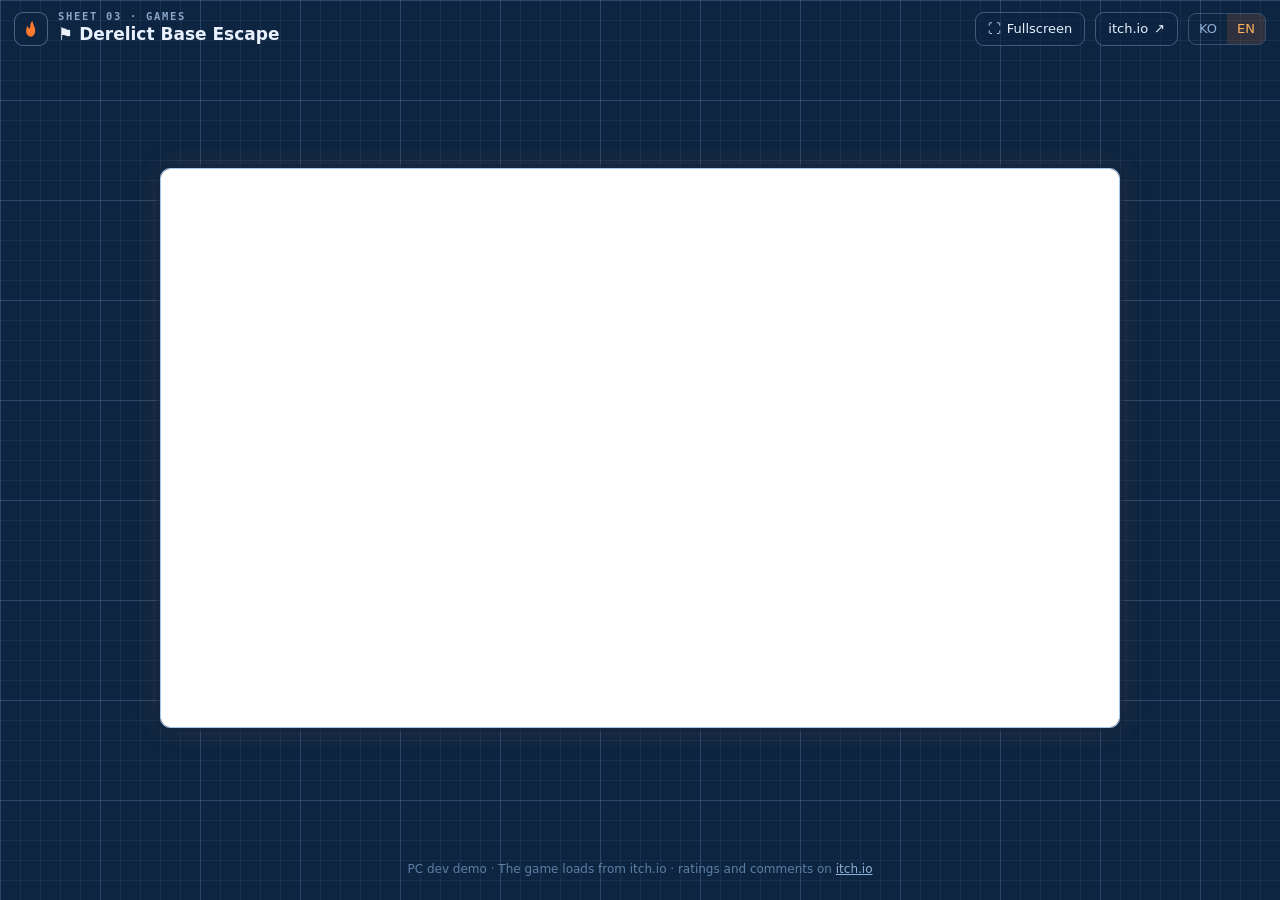
<file: games/derelict-base-escape/index.html>
<!doctype html>
<html lang="ko">
<head>
<meta charset="utf-8">
<meta name="viewport" content="width=device-width, initial-scale=1, viewport-fit=cover">
<title>Derelict Base Escape · 조난 기지 탈출 — The Ignition Bench</title>
<meta name="description" content="진공 행성의 조난 기지를 탈출하라 — 쿼터뷰 생존 슈터 (PC용 개발 데모). Escape a derelict base on an airless planet — top-down survival shooter. (Dev Demo)">
<meta name="theme-color" content="#0d2541">
<link rel="canonical" href="https://ignition-bench.github.io/games/derelict-base-escape/">
<meta property="og:type" content="website">
<meta property="og:title" content="Derelict Base Escape · 조난 기지 탈출">
<meta property="og:description" content="Escape a derelict base on an airless planet — top-down survival shooter. (Dev Demo)">
<meta property="og:url" content="https://ignition-bench.github.io/games/derelict-base-escape/">
<meta property="og:image" content="https://ignition-bench.github.io/games/derelict-base-escape/cover.png">
<link rel="icon" href="../../assets/icon/site-icon.svg" type="image/svg+xml">
<link rel="icon" href="../../assets/icon/site-icon-32.png" sizes="32x32" type="image/png">
<link rel="apple-touch-icon" href="../../assets/icon/site-icon-180.png">
<link rel="stylesheet" href="../../assets/site.css">
<style>
  html,body{height:100%}
  body{display:flex;flex-direction:column;min-height:100dvh}
  [hidden]{display:none!important}
  .gbar{display:flex;align-items:center;gap:10px;padding:10px 14px;padding-top:calc(10px + env(safe-area-inset-top));flex:none}
  .gbar .home{display:inline-grid;place-items:center;flex:none;width:34px;height:34px;border-radius:9px;background:var(--bp);border:1px solid #a8c5ea66;text-decoration:none}
  .gbar .home:hover,.gbar .home:focus-visible{border-color:var(--ember);box-shadow:0 0 0 2px var(--ember-bg)}
  .gbar .tt{min-width:0;flex:1}
  .gbar h1{margin:0;font-size:17px;white-space:nowrap;overflow:hidden;text-overflow:ellipsis}
  .gbar .sheet{font:600 10.5px var(--f-mono);letter-spacing:.16em;color:var(--wire);opacity:.8}
  .gbar .btn{display:inline-flex;align-items:center;gap:6px;flex:none;height:34px;padding:0 12px;border-radius:9px;border:1px solid #a8c5ea55;background:#0d254199;color:var(--ink);font-size:13px;text-decoration:none;white-space:nowrap}
  .gbar .btn:hover,.gbar .btn:focus-visible{border-color:var(--ember);color:#fff}
  .gbar .lang{flex:none}
  .stage{flex:1;display:flex;min-height:0;padding:0 14px 10px;overflow:auto;--s:1}
  .stage:fullscreen{background:#000;padding:0;overflow:hidden}
  .fit{position:relative;flex:none;margin:auto;width:calc(960px * var(--s));height:calc(560px * var(--s))}
  .frame{position:absolute;left:0;top:0;width:960px;height:560px;transform:scale(var(--s));transform-origin:0 0;border:1px solid var(--wire);border-radius:10px;overflow:hidden;background:#333333;box-shadow:0 0 0 4px #0d254188,0 0 28px var(--ember-bg)}
  .stage:fullscreen .frame{border:0;border-radius:0;box-shadow:none}
  .frame iframe{position:absolute;inset:0;width:100%;height:100%;border:0;display:block}
  .touch{flex:1;display:grid;place-items:center;padding:8px 0}
  .tcard{max-width:440px;text-align:center;background:var(--bp2);border:1.5px solid color-mix(in srgb,var(--wire) 70%,transparent);border-radius:10px;padding:26px 22px 22px}
  .tcard .ti{font-size:34px;line-height:1}
  .tcard .tm{margin:12px 0 16px;font-size:15.5px;line-height:1.7}
  .tcard .tgo{display:inline-block;background:var(--ember);color:#1b0d04;font-weight:700;font-size:14px;text-decoration:none;border-radius:9px;padding:9px 16px}
  .tcard .tgo:hover,.tcard .tgo:focus-visible{background:var(--ember-hi)}
  .tcard .tf{margin:16px 0 0;font-size:13px;color:var(--ink-dim);display:flex;gap:8px;align-items:center;justify-content:center;flex-wrap:wrap}
  .tcard .tf button{background:transparent;border:1px solid var(--ember);color:var(--ember-hi);border-radius:999px;padding:4px 12px;font-size:13px}
  .tcard .tf button:hover,.tcard .tf button:focus-visible{background:var(--ember-bg)}
  .gfoot{flex:none;text-align:center;color:var(--ink-faint);font-size:12px;padding:0 14px calc(10px + env(safe-area-inset-bottom))}
  .gfoot a{color:var(--ink-dim)}
  @media (max-width:560px){
    .gbar{gap:8px;padding-left:10px;padding-right:10px}
    .gbar .sheet{display:none}
    .gbar .btn .l{display:none}
    .gbar .btn{padding:0 10px}
    .stage{padding:0 6px 6px}
  }
</style>
</head>
<body>
  <header class="gbar">
    <a class="home" href="../../" data-ko-title="The Ignition Bench 메인으로" data-en-title="Back to The Ignition Bench" title="The Ignition Bench 메인으로"><svg viewBox="28 12 30 40" width="18" height="18" aria-hidden="true"><path d="M41 49 C 29 45, 31 32, 36 25 C 37 31, 40 32, 41 30 C 42 24, 41 18, 46 14 C 48 24, 54 29, 52 39 C 51 45, 47 49, 41 49Z" fill="#ff7a2f"/></svg></a>
    <div class="tt">
      <div class="sheet">SHEET 03 · GAMES</div>
      <h1 data-ko="⚑ Derelict Base Escape · 조난 기지 탈출" data-en="⚑ Derelict Base Escape">⚑ Derelict Base Escape · 조난 기지 탈출</h1>
    </div>
    <button type="button" class="btn" id="fs" hidden data-ko-title="전체 화면" data-en-title="Fullscreen" title="전체 화면">⛶ <span class="l" data-ko="전체 화면" data-en="Fullscreen">전체 화면</span></button>
    <a class="btn" href="https://game-of-dev.itch.io/derelict-base-escape" target="_blank" rel="noopener" data-ko-title="itch.io 페이지에서 보기 (평점 · 댓글)" data-en-title="View on itch.io (ratings · comments)" title="itch.io 페이지에서 보기 (평점 · 댓글)">itch.io <span class="l">↗</span></a>
    <div class="lang" role="group" aria-label="Language"><button type="button" data-l="ko" aria-pressed="true">KO</button><button type="button" data-l="en" aria-pressed="false">EN</button></div>
  </header>

  <main class="stage" id="stage">
    <div class="fit" id="fit" hidden>
      <div class="frame" id="frame">
        <iframe id="game" data-src="https://itch.io/embed-upload/20807147?color=333333" title="Derelict Base Escape" allow="fullscreen; autoplay" allowfullscreen width="960" height="560"><a href="https://game-of-dev.itch.io/derelict-base-escape">Play Derelict Base Escape on itch.io</a></iframe>
      </div>
    </div>

    <section class="touch" id="touch" hidden>
      <div class="tcard">
        <div class="ti" aria-hidden="true">🖥</div>
        <p class="tm" data-ko="이 게임은 PC를 권장해요. 태블릿은 마우스(또는 트랙패드)와 키보드를 연결해야 플레이할 수 있어요." data-en="This game is best played on a PC. On a tablet, you need a mouse (or trackpad) and a keyboard connected.">이 게임은 PC를 권장해요. 태블릿은 마우스(또는 트랙패드)와 키보드를 연결해야 플레이할 수 있어요.</p>
        <a class="tgo" href="https://game-of-dev.itch.io/derelict-base-escape" target="_blank" rel="noopener" data-ko="itch.io에서 보기 ↗" data-en="View on itch.io ↗">itch.io에서 보기 ↗</a>
        <p class="tf"><span data-ko="마우스·트랙패드와 키보드를 연결했다면" data-en="Mouse or trackpad and keyboard connected?">마우스·트랙패드와 키보드를 연결했다면</span><button type="button" id="openAnyway" data-ko="그래도 열어 보기" data-en="Open anyway">그래도 열어 보기</button></p>
      </div>
    </section>
    <noscript><p style="margin:auto"><a href="https://game-of-dev.itch.io/derelict-base-escape">Play Derelict Base Escape on itch.io</a></p></noscript>
  </main>

  <p class="gfoot"><span data-ko="PC용 개발 데모 · 게임은 itch.io에서 불러와요 · 평점 · 댓글은 " data-en="PC dev demo · The game loads from itch.io · ratings and comments on ">PC용 개발 데모 · 게임은 itch.io에서 불러와요 · 평점 · 댓글은 </span><a href="https://game-of-dev.itch.io/derelict-base-escape" target="_blank" rel="noopener">itch.io</a></p>

<script>
(() => {
  const LS = { get(k){ try { return localStorage.getItem(k); } catch(e){ return null; } }, set(k,v){ try { localStorage.setItem(k,v); } catch(e){} } };
  let lang = LS.get('ib-lang') || ((navigator.language || 'ko').toLowerCase().startsWith('ko') ? 'ko' : 'en');
  const render = () => {
    document.documentElement.lang = lang;
    document.querySelectorAll('[data-ko]').forEach(el => { el.textContent = el.dataset[lang]; });
    document.querySelectorAll('[data-ko-title]').forEach(el => { el.title = el.dataset[lang + 'Title']; el.setAttribute('aria-label', el.title); });
    document.querySelectorAll('.lang button').forEach(b => b.setAttribute('aria-pressed', String(b.dataset.l === lang)));
  };
  document.querySelectorAll('.lang button').forEach(b => b.addEventListener('click', () => { lang = b.dataset.l; LS.set('ib-lang', lang); render(); }));
  render();

  const stage = document.getElementById('stage'), fit = document.getElementById('fit'), game = document.getElementById('game');
  const touch = document.getElementById('touch'), fs = document.getElementById('fs');
  const W = 960, H = 560, MIN = 0.5;

  const resize = () => {
    if (fit.hidden) return;
    const full = !!(document.fullscreenElement || document.webkitFullscreenElement);
    const cs = getComputedStyle(stage);
    const aw = stage.clientWidth - parseFloat(cs.paddingLeft) - parseFloat(cs.paddingRight);
    const ah = stage.clientHeight - parseFloat(cs.paddingTop) - parseFloat(cs.paddingBottom);
    let s = Math.min(aw / W, ah / H);
    s = full ? s : Math.min(1, Math.max(MIN, s));
    stage.style.setProperty('--s', String(Math.max(0.1, s)));
  };

  const showGame = () => {
    touch.hidden = true; fit.hidden = false;
    if (!game.src) game.src = game.dataset.src;
    const req = stage.requestFullscreen || stage.webkitRequestFullscreen;
    fs.hidden = !req;
    resize();
  };

  if (matchMedia('(pointer: coarse)').matches) touch.hidden = false; else showGame();
  document.getElementById('openAnyway').addEventListener('click', showGame);

  fs.addEventListener('click', () => {
    if (document.fullscreenElement || document.webkitFullscreenElement) (document.exitFullscreen || document.webkitExitFullscreen).call(document);
    else (stage.requestFullscreen || stage.webkitRequestFullscreen).call(stage);
  });
  addEventListener('resize', resize);
  document.addEventListener('fullscreenchange', resize);
  document.addEventListener('webkitfullscreenchange', resize);
  if (window.ResizeObserver) new ResizeObserver(resize).observe(stage);
})();
</script>
</body>
</html>
</file>
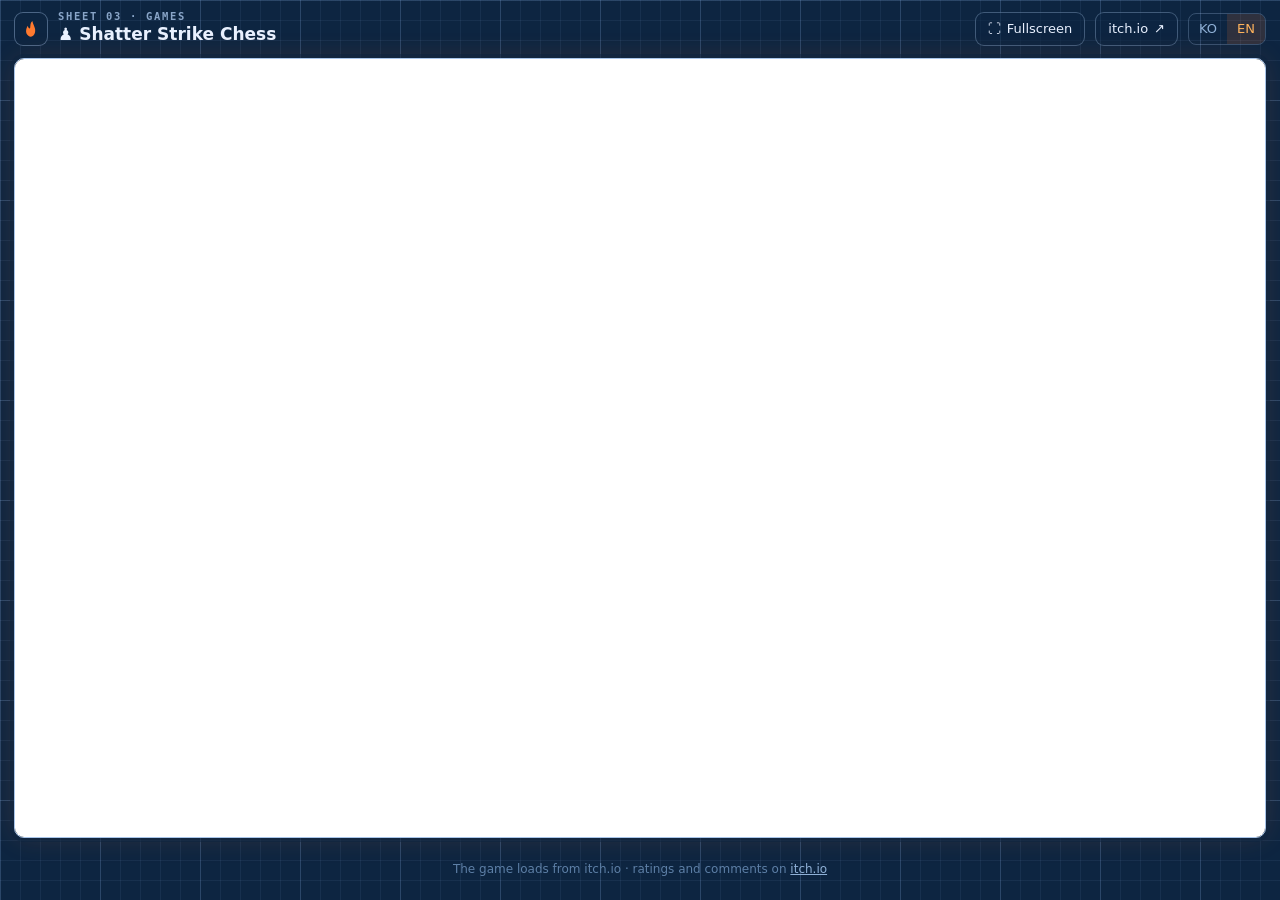
<file: games/shatter-strike-chess/index.html>
<!doctype html>
<html lang="ko">
<head>
<meta charset="utf-8">
<meta name="viewport" content="width=device-width, initial-scale=1, viewport-fit=cover">
<title>Shatter Strike Chess · The Ignition Bench</title>
<meta name="description" content="부서지는 3D 체스 — 웹 브라우저에서 바로 플레이. Shattering 3D chess, right in your browser.">
<meta name="theme-color" content="#0d2541">
<link rel="canonical" href="https://ignition-bench.github.io/games/shatter-strike-chess/">
<link rel="icon" href="../../assets/icon/site-icon.svg" type="image/svg+xml">
<link rel="icon" href="../../assets/icon/site-icon-32.png" sizes="32x32" type="image/png">
<link rel="apple-touch-icon" href="../../assets/icon/site-icon-180.png">
<link rel="stylesheet" href="../../assets/site.css">
<style>
  html,body{height:100%}
  body{display:flex;flex-direction:column;min-height:100dvh}
  .gbar{display:flex;align-items:center;gap:10px;padding:10px 14px;padding-top:calc(10px + env(safe-area-inset-top));flex:none}
  .gbar .home{display:inline-grid;place-items:center;flex:none;width:34px;height:34px;border-radius:9px;background:var(--bp);border:1px solid #a8c5ea66;text-decoration:none}
  .gbar .home:hover,.gbar .home:focus-visible{border-color:var(--ember);box-shadow:0 0 0 2px var(--ember-bg)}
  .gbar .tt{min-width:0;flex:1}
  .gbar h1{margin:0;font-size:17px;white-space:nowrap;overflow:hidden;text-overflow:ellipsis}
  .gbar .sheet{font:600 10.5px var(--f-mono);letter-spacing:.16em;color:var(--wire);opacity:.8}
  .gbar .btn{display:inline-flex;align-items:center;gap:6px;flex:none;height:34px;padding:0 12px;border-radius:9px;border:1px solid #a8c5ea55;background:#0d254199;color:var(--ink);font-size:13px;text-decoration:none;white-space:nowrap}
  .gbar .btn:hover,.gbar .btn:focus-visible{border-color:var(--ember);color:#fff}
  .gbar .lang{flex:none}
  .stage{flex:1;display:flex;padding:0 14px 10px;min-height:0}
  .frame{position:relative;flex:1;max-width:1400px;margin:0 auto;border:1px solid var(--wire);border-radius:10px;overflow:hidden;background:#333;box-shadow:0 0 0 4px #0d254188,0 0 28px var(--ember-bg)}
  .frame::before{content:"";position:absolute;inset:6px;border:1px dashed #a8c5ea33;border-radius:6px;pointer-events:none;z-index:1}
  .frame iframe{position:absolute;inset:0;width:100%;height:100%;border:0;display:block;z-index:2}
  .frame:fullscreen{border:0;border-radius:0;max-width:none}
  .gfoot{flex:none;text-align:center;color:var(--ink-faint);font-size:12px;padding:0 14px calc(10px + env(safe-area-inset-bottom))}
  .gfoot a{color:var(--ink-dim)}
  @media (max-width:560px){
    .gbar{gap:8px;padding-left:10px;padding-right:10px}
    .gbar .sheet{display:none}
    .gbar .btn .l{display:none}
    .gbar .btn{padding:0 10px}
    .stage{padding:0 6px 6px}
    .frame{border-radius:8px}
    .frame::before{display:none}
  }
</style>
</head>
<body>
  <header class="gbar">
    <a class="home" href="../../" data-ko-title="The Ignition Bench 메인으로" data-en-title="Back to The Ignition Bench" title="The Ignition Bench 메인으로"><svg viewBox="28 12 30 40" width="18" height="18" aria-hidden="true"><path d="M41 49 C 29 45, 31 32, 36 25 C 37 31, 40 32, 41 30 C 42 24, 41 18, 46 14 C 48 24, 54 29, 52 39 C 51 45, 47 49, 41 49Z" fill="#ff7a2f"/></svg></a>
    <div class="tt">
      <div class="sheet">SHEET 03 · GAMES</div>
      <h1>♟ Shatter Strike Chess</h1>
    </div>
    <button type="button" class="btn" id="fs" data-ko-title="전체 화면" data-en-title="Fullscreen" title="전체 화면">⛶ <span class="l" data-ko="전체 화면" data-en="Fullscreen">전체 화면</span></button>
    <a class="btn" href="https://game-of-dev.itch.io/shatter-strike-chess" target="_blank" rel="noopener" data-ko-title="itch.io 페이지에서 보기 (평점 · 댓글)" data-en-title="View on itch.io (ratings · comments)" title="itch.io 페이지에서 보기 (평점 · 댓글)">itch.io <span class="l">↗</span></a>
    <div class="lang" role="group" aria-label="Language"><button type="button" data-l="ko" aria-pressed="true">KO</button><button type="button" data-l="en" aria-pressed="false">EN</button></div>
  </header>

  <main class="stage">
    <div class="frame" id="frame">
      <iframe src="https://itch.io/embed-upload/20365720?color=333333" title="Shatter Strike Chess" allow="fullscreen; autoplay" allowfullscreen><a href="https://game-of-dev.itch.io/shatter-strike-chess">Play Shatter Strike Chess on itch.io</a></iframe>
    </div>
  </main>

  <p class="gfoot"><span data-ko="게임은 itch.io에서 불러와요 · 평점 · 댓글은 " data-en="The game loads from itch.io · ratings and comments on ">게임은 itch.io에서 불러와요 · 평점 · 댓글은 </span><a href="https://game-of-dev.itch.io/shatter-strike-chess" target="_blank" rel="noopener">itch.io</a></p>

<script>
(() => {
  const LS = { get(k){ try { return localStorage.getItem(k); } catch(e){ return null; } }, set(k,v){ try { localStorage.setItem(k,v); } catch(e){} } };
  let lang = LS.get('ib-lang') || ((navigator.language || 'ko').toLowerCase().startsWith('ko') ? 'ko' : 'en');
  const render = () => {
    document.documentElement.lang = lang;
    document.querySelectorAll('[data-ko]').forEach(el => { el.textContent = el.dataset[lang]; });
    document.querySelectorAll('[data-ko-title]').forEach(el => { el.title = el.dataset[lang + 'Title']; el.setAttribute('aria-label', el.title); });
    document.querySelectorAll('.lang button').forEach(b => b.setAttribute('aria-pressed', String(b.dataset.l === lang)));
  };
  document.querySelectorAll('.lang button').forEach(b => b.addEventListener('click', () => { lang = b.dataset.l; LS.set('ib-lang', lang); render(); }));
  render();
  const frame = document.getElementById('frame'), fs = document.getElementById('fs');
  const req = frame.requestFullscreen || frame.webkitRequestFullscreen;
  if (!req) fs.hidden = true;
  else fs.addEventListener('click', () => {
    if (document.fullscreenElement || document.webkitFullscreenElement) (document.exitFullscreen || document.webkitExitFullscreen).call(document);
    else req.call(frame);
  });
})();
</script>
</body>
</html>
</file>
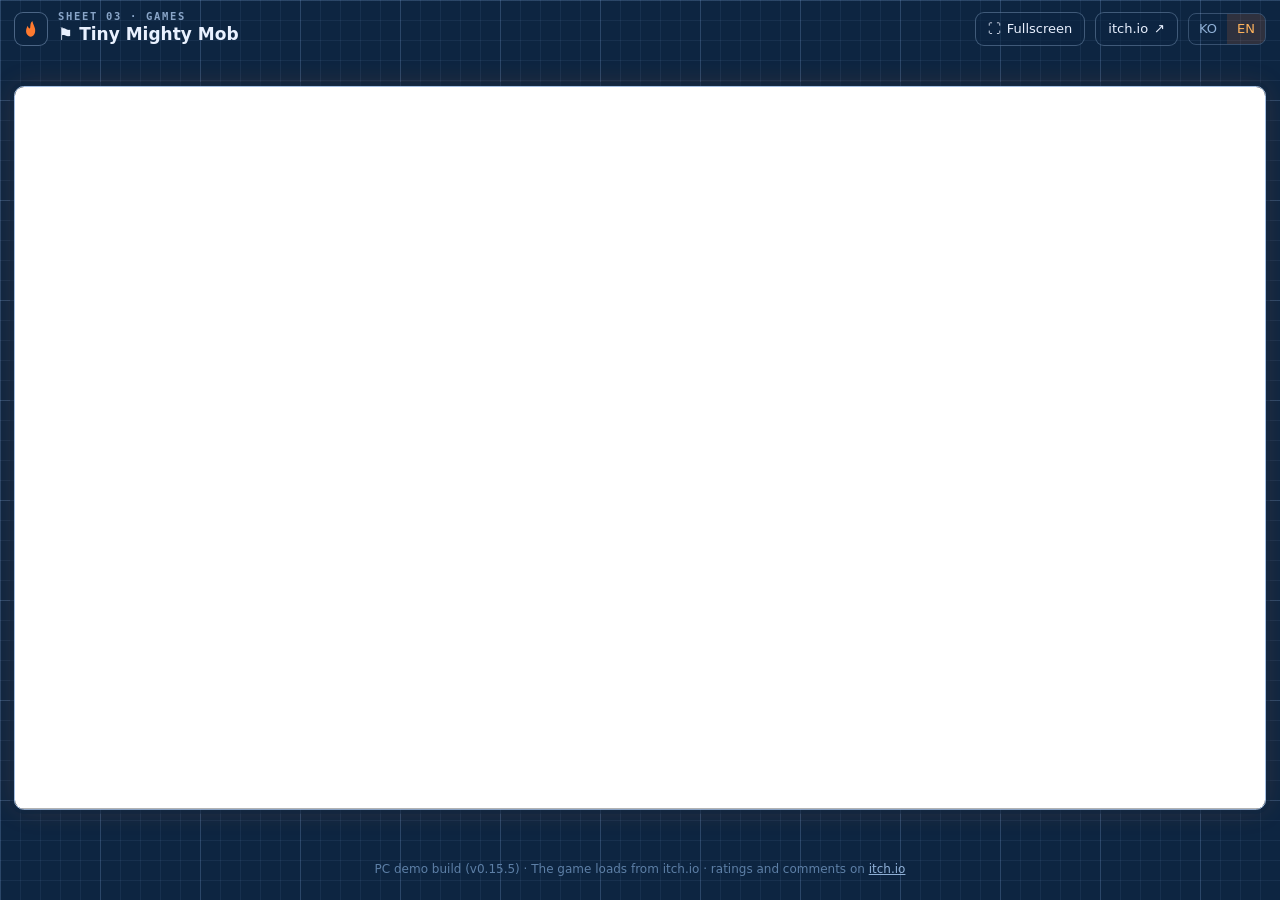
<file: games/tiny-mighty-mob/index.html>
<!doctype html>
<html lang="ko">
<head>
<meta charset="utf-8">
<meta name="viewport" content="width=device-width, initial-scale=1, viewport-fit=cover">
<title>Tiny Mighty Mob · 깃발 전쟁 — The Ignition Bench</title>
<meta name="description" content="AI 장군과 1 대 1 · 성을 빼앗고 본거지를 무너뜨리는 도트 전략 게임 (PC용 개발 데모). 1v1 pixel strategy: hundreds of tiny troops clash as you take castles from an AI general.">
<meta name="theme-color" content="#0d2541">
<link rel="canonical" href="https://ignition-bench.github.io/games/tiny-mighty-mob/">
<meta property="og:type" content="website">
<meta property="og:title" content="Tiny Mighty Mob · 깃발 전쟁">
<meta property="og:description" content="1v1 pixel strategy: hundreds of tiny troops clash as you take castles from an AI general.">
<meta property="og:url" content="https://ignition-bench.github.io/games/tiny-mighty-mob/">
<meta property="og:image" content="https://ignition-bench.github.io/games/tiny-mighty-mob/cover.png">
<link rel="icon" href="../../assets/icon/site-icon.svg" type="image/svg+xml">
<link rel="icon" href="../../assets/icon/site-icon-32.png" sizes="32x32" type="image/png">
<link rel="apple-touch-icon" href="../../assets/icon/site-icon-180.png">
<link rel="stylesheet" href="../../assets/site.css">
<style>
  html,body{height:100%}
  body{display:flex;flex-direction:column;min-height:100dvh}
  [hidden]{display:none!important}
  .gbar{display:flex;align-items:center;gap:10px;padding:10px 14px;padding-top:calc(10px + env(safe-area-inset-top));flex:none}
  .gbar .home{display:inline-grid;place-items:center;flex:none;width:34px;height:34px;border-radius:9px;background:var(--bp);border:1px solid #a8c5ea66;text-decoration:none}
  .gbar .home:hover,.gbar .home:focus-visible{border-color:var(--ember);box-shadow:0 0 0 2px var(--ember-bg)}
  .gbar .tt{min-width:0;flex:1}
  .gbar h1{margin:0;font-size:17px;white-space:nowrap;overflow:hidden;text-overflow:ellipsis}
  .gbar .sheet{font:600 10.5px var(--f-mono);letter-spacing:.16em;color:var(--wire);opacity:.8}
  .gbar .btn{display:inline-flex;align-items:center;gap:6px;flex:none;height:34px;padding:0 12px;border-radius:9px;border:1px solid #a8c5ea55;background:#0d254199;color:var(--ink);font-size:13px;text-decoration:none;white-space:nowrap}
  .gbar .btn:hover,.gbar .btn:focus-visible{border-color:var(--ember);color:#fff}
  .gbar .lang{flex:none}
  .stage{flex:1;display:flex;min-height:0;padding:0 14px 10px;overflow:auto;--s:1}
  .stage:fullscreen{background:#000;padding:0;overflow:hidden}
  .fit{position:relative;flex:none;margin:auto;width:calc(1280px * var(--s));height:calc(740px * var(--s))}
  .frame{position:absolute;left:0;top:0;width:1280px;height:740px;transform:scale(var(--s));transform-origin:0 0;border:1px solid var(--wire);border-radius:10px;overflow:hidden;background:#120b06;box-shadow:0 0 0 4px #0d254188,0 0 28px var(--ember-bg)}
  .stage:fullscreen .frame{border:0;border-radius:0;box-shadow:none}
  .frame iframe{position:absolute;inset:0;width:100%;height:100%;border:0;display:block}
  .touch{flex:1;display:grid;place-items:center;padding:8px 0}
  .tcard{max-width:440px;text-align:center;background:var(--bp2);border:1.5px solid color-mix(in srgb,var(--wire) 70%,transparent);border-radius:10px;padding:26px 22px 22px}
  .tcard .ti{font-size:34px;line-height:1}
  .tcard .tm{margin:12px 0 16px;font-size:15.5px;line-height:1.7}
  .tcard .tgo{display:inline-block;background:var(--ember);color:#1b0d04;font-weight:700;font-size:14px;text-decoration:none;border-radius:9px;padding:9px 16px}
  .tcard .tgo:hover,.tcard .tgo:focus-visible{background:var(--ember-hi)}
  .tcard .tf{margin:16px 0 0;font-size:13px;color:var(--ink-dim);display:flex;gap:8px;align-items:center;justify-content:center;flex-wrap:wrap}
  .tcard .tf button{background:transparent;border:1px solid var(--ember);color:var(--ember-hi);border-radius:999px;padding:4px 12px;font-size:13px}
  .tcard .tf button:hover,.tcard .tf button:focus-visible{background:var(--ember-bg)}
  .gfoot{flex:none;text-align:center;color:var(--ink-faint);font-size:12px;padding:0 14px calc(10px + env(safe-area-inset-bottom))}
  .gfoot a{color:var(--ink-dim)}
  @media (max-width:560px){
    .gbar{gap:8px;padding-left:10px;padding-right:10px}
    .gbar .sheet{display:none}
    .gbar .btn .l{display:none}
    .gbar .btn{padding:0 10px}
    .stage{padding:0 6px 6px}
  }
</style>
</head>
<body>
  <header class="gbar">
    <a class="home" href="../../" data-ko-title="The Ignition Bench 메인으로" data-en-title="Back to The Ignition Bench" title="The Ignition Bench 메인으로"><svg viewBox="28 12 30 40" width="18" height="18" aria-hidden="true"><path d="M41 49 C 29 45, 31 32, 36 25 C 37 31, 40 32, 41 30 C 42 24, 41 18, 46 14 C 48 24, 54 29, 52 39 C 51 45, 47 49, 41 49Z" fill="#ff7a2f"/></svg></a>
    <div class="tt">
      <div class="sheet">SHEET 03 · GAMES</div>
      <h1 data-ko="⚑ Tiny Mighty Mob · 깃발 전쟁" data-en="⚑ Tiny Mighty Mob">⚑ Tiny Mighty Mob · 깃발 전쟁</h1>
    </div>
    <button type="button" class="btn" id="fs" hidden data-ko-title="전체 화면" data-en-title="Fullscreen" title="전체 화면">⛶ <span class="l" data-ko="전체 화면" data-en="Fullscreen">전체 화면</span></button>
    <a class="btn" href="https://game-of-dev.itch.io/tiny-mighty-mob" target="_blank" rel="noopener" data-ko-title="itch.io 페이지에서 보기 (평점 · 댓글)" data-en-title="View on itch.io (ratings · comments)" title="itch.io 페이지에서 보기 (평점 · 댓글)">itch.io <span class="l">↗</span></a>
    <div class="lang" role="group" aria-label="Language"><button type="button" data-l="ko" aria-pressed="true">KO</button><button type="button" data-l="en" aria-pressed="false">EN</button></div>
  </header>

  <main class="stage" id="stage">
    <div class="fit" id="fit" hidden>
      <div class="frame" id="frame">
        <iframe id="game" data-src="https://itch.io/embed-upload/20789965?color=120b06" title="Tiny Mighty Mob" allow="fullscreen; autoplay" allowfullscreen width="1280" height="740"><a href="https://game-of-dev.itch.io/tiny-mighty-mob">Play Tiny Mighty Mob on itch.io</a></iframe>
      </div>
    </div>

    <section class="touch" id="touch" hidden>
      <div class="tcard">
        <div class="ti" aria-hidden="true">🖥</div>
        <p class="tm" data-ko="이 게임은 PC를 권장해요. 태블릿은 마우스(또는 트랙패드)와 키보드를 연결해야 플레이할 수 있어요." data-en="This game is best played on a PC. On a tablet, you need a mouse (or trackpad) and a keyboard connected.">이 게임은 PC를 권장해요. 태블릿은 마우스(또는 트랙패드)와 키보드를 연결해야 플레이할 수 있어요.</p>
        <a class="tgo" href="https://game-of-dev.itch.io/tiny-mighty-mob" target="_blank" rel="noopener" data-ko="itch.io에서 보기 ↗" data-en="View on itch.io ↗">itch.io에서 보기 ↗</a>
        <p class="tf"><span data-ko="마우스·트랙패드와 키보드를 연결했다면" data-en="Mouse or trackpad and keyboard connected?">마우스·트랙패드와 키보드를 연결했다면</span><button type="button" id="openAnyway" data-ko="그래도 열어 보기" data-en="Open anyway">그래도 열어 보기</button></p>
      </div>
    </section>
    <noscript><p style="margin:auto"><a href="https://game-of-dev.itch.io/tiny-mighty-mob">Play Tiny Mighty Mob on itch.io</a></p></noscript>
  </main>

  <p class="gfoot"><span data-ko="PC용 개발 데모(v0.15.5) · 게임은 itch.io에서 불러와요 · 평점 · 댓글은 " data-en="PC demo build (v0.15.5) · The game loads from itch.io · ratings and comments on ">PC용 개발 데모(v0.15.5) · 게임은 itch.io에서 불러와요 · 평점 · 댓글은 </span><a href="https://game-of-dev.itch.io/tiny-mighty-mob" target="_blank" rel="noopener">itch.io</a></p>

<script>
(() => {
  const LS = { get(k){ try { return localStorage.getItem(k); } catch(e){ return null; } }, set(k,v){ try { localStorage.setItem(k,v); } catch(e){} } };
  let lang = LS.get('ib-lang') || ((navigator.language || 'ko').toLowerCase().startsWith('ko') ? 'ko' : 'en');
  const render = () => {
    document.documentElement.lang = lang;
    document.querySelectorAll('[data-ko]').forEach(el => { el.textContent = el.dataset[lang]; });
    document.querySelectorAll('[data-ko-title]').forEach(el => { el.title = el.dataset[lang + 'Title']; el.setAttribute('aria-label', el.title); });
    document.querySelectorAll('.lang button').forEach(b => b.setAttribute('aria-pressed', String(b.dataset.l === lang)));
  };
  document.querySelectorAll('.lang button').forEach(b => b.addEventListener('click', () => { lang = b.dataset.l; LS.set('ib-lang', lang); render(); }));
  render();

  const stage = document.getElementById('stage'), fit = document.getElementById('fit'), game = document.getElementById('game');
  const touch = document.getElementById('touch'), fs = document.getElementById('fs');
  const W = 1280, H = 740, MIN = 0.5;

  const resize = () => {
    if (fit.hidden) return;
    const full = !!(document.fullscreenElement || document.webkitFullscreenElement);
    const cs = getComputedStyle(stage);
    const aw = stage.clientWidth - parseFloat(cs.paddingLeft) - parseFloat(cs.paddingRight);
    const ah = stage.clientHeight - parseFloat(cs.paddingTop) - parseFloat(cs.paddingBottom);
    let s = Math.min(aw / W, ah / H);
    s = full ? s : Math.min(1, Math.max(MIN, s));
    stage.style.setProperty('--s', String(Math.max(0.1, s)));
  };

  const showGame = () => {
    touch.hidden = true; fit.hidden = false;
    if (!game.src) game.src = game.dataset.src;
    const req = stage.requestFullscreen || stage.webkitRequestFullscreen;
    fs.hidden = !req;
    resize();
  };

  if (matchMedia('(pointer: coarse)').matches) touch.hidden = false; else showGame();
  document.getElementById('openAnyway').addEventListener('click', showGame);

  fs.addEventListener('click', () => {
    if (document.fullscreenElement || document.webkitFullscreenElement) (document.exitFullscreen || document.webkitExitFullscreen).call(document);
    else (stage.requestFullscreen || stage.webkitRequestFullscreen).call(stage);
  });
  addEventListener('resize', resize);
  document.addEventListener('fullscreenchange', resize);
  document.addEventListener('webkitfullscreenchange', resize);
  if (window.ResizeObserver) new ResizeObserver(resize).observe(stage);
})();
</script>
</body>
</html>
</file>
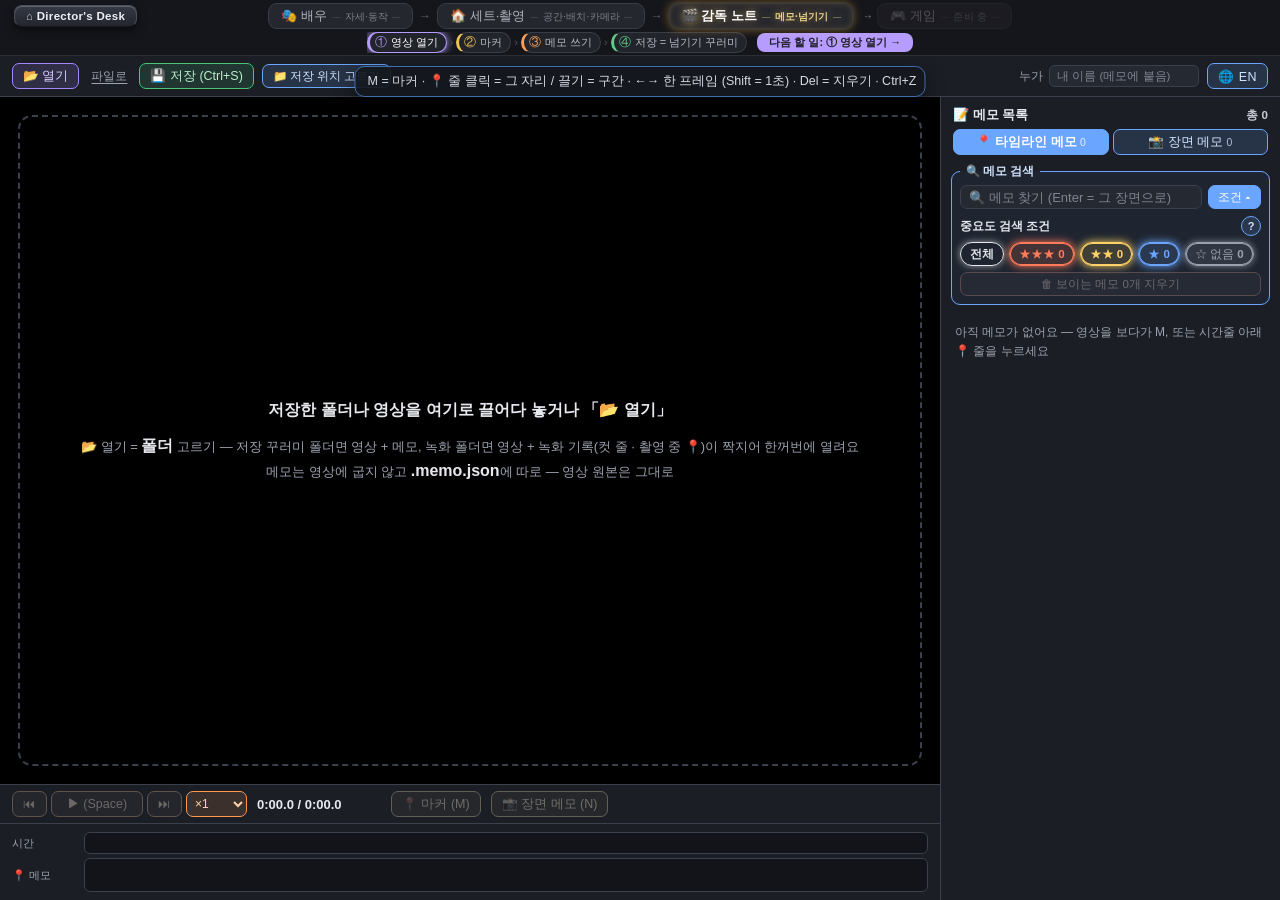
<file: directors-desk/editor.html>
<!DOCTYPE html>
<html lang="ko">
<head>
<meta charset="UTF-8">
<meta name="viewport" content="width=device-width, initial-scale=1.0">
<title>Director's Desk v0.9.1.3 — 감독 노트</title>
<link rel="stylesheet" href="core/style.css">
<link rel="stylesheet" href="edit/editor.css">
</head>
<body>
<div id="app">
  <div id="ed-screen">
    <div id="ed-top">
      <div class="ed-files">
        <button type="button" id="ed-open" class="c-get" data-i18n="edOpen"></button>
        <button type="button" id="ed-open-file" class="ed-open-file" data-i18n="edOpenFile" data-i18n-title="edOpenFileTitle"></button>
        <button type="button" id="ed-save" class="c-save" data-i18n="edSave" data-i18n-title="edSaveTitle"></button>
        <button type="button" id="ed-root" class="c-view" hidden></button>
        <span id="ed-name"></span>
      </div>
      <div class="ed-right">
        <label class="ed-who" data-i18n-title="edWhoTitle"><span data-i18n="edWho"></span><input id="ed-who" type="text" maxlength="20" data-i18n-ph="edWhoPh"></label>
        <button type="button" id="lang-toggle" class="c-view"></button>
      </div>
    </div>
    <div id="ed-main">
      <div id="ed-left">
        <div id="ed-stage">
          <video id="ed-video" playsinline preload="auto"></video>
          <div id="ed-drop"><b data-i18n="edDropTitle"></b><span data-i18n-html="edDropSub"></span></div>
          <div id="ed-hint" hidden><span data-i18n="edHintNoMemo"></span><button type="button" id="ed-hint-pick" class="c-get" data-i18n="edHintPick"></button><button type="button" id="ed-hint-x" class="ed-hint-x">✕</button></div>
          <div id="ed-dragover"></div>
        </div>
        <div id="ed-ctrl">
          <span class="mot-grp">
            <button type="button" id="ed-start" class="c-edit" data-i18n-title="edStart">⏮</button>
            <button type="button" id="ed-play" class="c-edit" data-i18n-title="edPlayTitle"></button>
            <button type="button" id="ed-end" class="c-edit" data-i18n-title="edEnd">⏭</button>
            <select id="ed-rate" class="c-edit"><option value="0.25">×0.25</option><option value="0.5">×0.5</option><option value="1" selected>×1</option><option value="2">×2</option></select>
            <span id="ed-time">0:00.0 / 0:00.0</span>
          </span>
          <button type="button" id="ed-mark" class="c-make" data-i18n="edMark" data-i18n-title="edMarkTitle"></button>
          <button type="button" id="ed-scene" class="c-make" data-i18n="edScene" data-i18n-title="edSceneTitle"></button>
          <span id="ed-hint" data-i18n="edHint"></span>
        </div>
        <div id="ed-tl">
          <div class="ed-lane" id="ed-lane-cut"><span class="ed-lab" data-i18n="edLaneCut"></span><div class="ed-track" id="ed-cuts"></div></div>
          <div class="ed-lane" id="ed-lane-time"><span class="ed-lab" data-i18n="edLaneTime"></span><div class="ed-track" id="ed-ruler"></div></div>
          <div class="ed-lane" id="ed-lane-mk"><span class="ed-lab" data-i18n="edLaneMk"></span><div class="ed-track" id="ed-marks"></div></div>
          <div id="ed-head"></div>
        </div>
      </div>
      <div id="ed-side">
        <div class="ed-side-head"><b data-i18n="edListTitle"></b><small id="ed-count"></small></div>
        <div id="ed-tabs"><button type="button" data-tab="mark" class="c-view"><span data-i18n="edTabMark"></span> <small id="ed-n-mark"></small></button><button type="button" data-tab="scene" class="c-view"><span data-i18n="edTabScene"></span> <small id="ed-n-scene"></small></button></div>
        <fieldset id="ed-find">
          <legend data-i18n="edFindLegend"></legend>
          <div id="ed-findrow"><input id="ed-search" type="text" data-i18n-ph="edSearchPh"><button type="button" id="ed-cond-btn" class="c-view" data-i18n-title="edCondTitle"><span id="ed-cond-lab"></span><i id="ed-cond-dot"></i></button></div>
          <div id="ed-cond">
            <div class="ed-cond-head"><b data-i18n="edCondHead"></b><button type="button" id="ed-cond-help" class="ed-help" data-i18n-title="edCondHelpTitle">?</button></div>
            <div id="ed-filter"><button type="button" class="ed-chip all" data-star="all"></button><button type="button" class="ed-chip s3" data-star="3"></button><button type="button" class="ed-chip s2" data-star="2"></button><button type="button" class="ed-chip s1" data-star="1"></button><button type="button" class="ed-chip s0" data-star="0"></button></div>
          </div>
          <div id="ed-result" hidden></div>
          <button type="button" id="ed-del-shown" class="c-del"></button>
        </fieldset>
        <div id="ed-help-card" hidden>
          <div class="ed-hc-head"><b data-i18n="edHelpHead"></b><button type="button" id="ed-help-x">✕</button></div>
          <div class="ed-hc-body" data-i18n-html="edHelpBody"></div>
          <div class="ed-hc-leg"><b data-i18n="edLegend"></b><small data-i18n="edLegendSub"></small></div>
          <div id="ed-legend"><label class="s3"><b>★★★</b><input type="text" data-star="3" maxlength="40"></label><label class="s2"><b>★★</b><input type="text" data-star="2" maxlength="40"></label><label class="s1"><b>★</b><input type="text" data-star="1" maxlength="40"></label></div>
        </div>
        <div id="ed-list"></div>
      </div>
    </div>
  </div>
  <div id="sm-modal" hidden>
    <div id="sm-box">
      <div id="sm-head"><b data-i18n="smTitle"></b><span id="sm-when"></span><span class="sm-sp"></span><span id="sm-stars" class="ed-stars"></span><button type="button" id="sm-close" class="c-save" data-i18n="smDone"></button></div>
      <div id="sm-tools"><button type="button" id="sm-add" class="c-make" data-i18n="smAdd" data-i18n-title="smAddTitle"></button>
        <span id="sm-note-tools" hidden><span class="sm-lab" data-i18n="smSize"></span><span class="sm-seg" id="sm-size"><button type="button" data-v="s" data-i18n="smS"></button><button type="button" data-v="m" data-i18n="smM"></button><button type="button" data-v="l" data-i18n="smL"></button></span><span class="sm-lab" data-i18n="smAlign"></span><span class="sm-seg" id="sm-align"><button type="button" data-v="left" data-i18n-title="smAL">⇤</button><button type="button" data-v="center" data-i18n-title="smAC">↔</button><button type="button" data-v="right" data-i18n-title="smAR">⇥</button></span><button type="button" id="sm-del" class="c-del" data-i18n="smDel"></button></span>
        <span id="sm-hint" data-i18n="smHint"></span></div>
      <div id="sm-stage"><div id="sm-sheet"><div id="sm-band"></div><div id="sm-pic"><img id="sm-img" alt=""><svg id="sm-lines"></svg><div id="sm-notes"></div></div></div></div>
    </div>
  </div>
  <div id="ed-tip" hidden><b></b><span></span></div>
  <div id="ed-confirm" hidden><div id="ed-confirm-box"><b id="ed-confirm-title"></b><p id="ed-confirm-body"></p><div id="ed-confirm-btns"></div></div></div>
  <div id="toast"></div>
  <input type="file" id="ed-file" multiple accept="video/*,.mp4,.webm,.mov,.json" hidden>
  <input type="file" id="ed-file-v" accept="video/*,.mp4,.webm,.mov,.m4v" hidden>
  <input type="file" id="ed-file-j" multiple accept=".json" hidden>
</div>
<script>window.DD_PAGE = "edit";</script>
<script src="core/text.js"></script>
<script src="core/save.js"></script>
<script src="core/mp4fix.js"></script>
<script src="core/app.js"></script>
<script src="core/flow.js"></script>
<script src="edit/editor.js"></script>
<script src="edit/scenememo.js"></script>
<script src="edit/savepack.js"></script>
</body>
</html>
</file>
<file: assets/site.css>
:root{
  --bench0:#110f0d; --bench-tx:#efe7df;
  --bp:#0d2541; --bp2:#11304f; --bp-grid:rgba(160,200,255,.07); --bp-grid2:rgba(160,200,255,.14);
  --ink:#e9f1ff; --ink-dim:#8fb0d6; --ink-faint:#5d7fa6; --wire:#a8c5ea;
  --ember:#ff7a2f; --ember-hi:#ffb35c; --ember-bg:rgba(255,122,47,.14);
  --t-plan:#a8c5ea; --t-dd:#6b98ff; --t-snd:#4fd1a9; --t-game:#c79bff; --t-read:#f3cf6b;
  --f-ui:"Apple SD Gothic Neo","Malgun Gothic","Noto Sans KR",system-ui,-apple-system,"Segoe UI",sans-serif;
  --f-mono:ui-monospace,"SF Mono",Consolas,"Roboto Mono",monospace;
  color-scheme:dark;
}
*{box-sizing:border-box}
html,body{margin:0}
body{min-height:100vh;overflow-x:hidden;color:var(--ink);font-family:var(--f-ui);line-height:1.5;-webkit-font-smoothing:antialiased;
  background:var(--bp);
  background-image:linear-gradient(var(--bp-grid) 1px,transparent 1px),linear-gradient(90deg,var(--bp-grid) 1px,transparent 1px),linear-gradient(var(--bp-grid2) 1px,transparent 1px),linear-gradient(90deg,var(--bp-grid2) 1px,transparent 1px);
  background-size:20px 20px,20px 20px,100px 100px,100px 100px}
a{color:inherit}
button{font:inherit;color:inherit;cursor:pointer}
:focus-visible{outline:2px solid var(--ember-hi);outline-offset:2px}
.wrap{max-width:1120px;margin:0 auto;padding:0 16px}
.skip-link{position:absolute;left:-999px;top:8px;background:var(--ember);color:#1b0d04;padding:6px 10px;border-radius:8px;z-index:10}
.skip-link:focus{left:8px}

html.ib-intro-on, html.ib-intro-on body{overflow:hidden}
.ib-intro{position:fixed;inset:0;z-index:100;transition:opacity .35s ease}
.ib-intro.out{opacity:0;pointer-events:none}
.ib-intro canvas{position:absolute;inset:0;width:100%;height:100%;display:block}
.ib-skip{position:absolute;right:16px;bottom:calc(16px + env(safe-area-inset-bottom));background:rgba(0,0,0,.35);border:1px solid #ffffff40;border-radius:999px;padding:8px 15px;color:#e9f1ffcc;font-size:13px;backdrop-filter:blur(4px)}
.ib-skip:hover{color:#fff;border-color:var(--ember)}

header.top{padding:22px 0 8px}
.brand{display:flex;align-items:center;gap:12px}
.brand .mark{width:46px;height:46px;flex:none;border-radius:12px;display:block;box-shadow:0 0 22px var(--ember-bg)}
.brand .txt{flex:0 1 auto;min-width:0}
.brand h1{font-size:22px;margin:0;letter-spacing:.01em}
.brand p{margin:0;color:var(--ink-dim);font-size:13.5px}
.lang{display:flex;flex:none;border:1px solid #a8c5ea44;border-radius:8px;overflow:hidden}
.lang button{background:none;border:0;padding:5px 10px;font-size:13px;color:var(--ink-dim)}
.lang button[aria-pressed="true"]{background:var(--ember-bg);color:var(--ember-hi)}

.devline{flex:0 1 auto;min-width:0;margin:0 auto;display:flex;align-items:center;gap:8px;padding:5px 6px 5px 12px;border-radius:999px;background:#0a1d34d9;border:1px solid #a8c5ea44;font-size:12.5px;color:var(--ink-dim);animation:ib-pop .5s ease-out both}
.devline .ic{font-size:15px;line-height:1}
#devTx{white-space:nowrap;overflow:hidden;text-overflow:ellipsis}
.devline button{flex:none;background:transparent;border:1px solid var(--ember);color:var(--ember-hi);border-radius:999px;padding:3px 10px;font-size:12px;white-space:nowrap}
.devline button:hover{background:var(--ember-bg)}
.devline button[hidden]{display:none}
.devline:has(button[hidden]){padding-right:12px}
@keyframes ib-pop{from{opacity:0;transform:translateY(-4px)}to{opacity:1;transform:none}}
.jump{margin-top:16px}

.jump{display:flex;gap:6px;flex-wrap:wrap;margin:12px 0 4px}
.jump a{text-decoration:none;font-size:13.5px;padding:6px 12px;border-radius:999px;border:1px solid #a8c5ea44;color:var(--ink-dim)}
.jump a:hover{color:var(--ink);border-color:var(--ember)}

section.grp{position:relative;margin-top:24px;padding:18px;border:1px solid #a8c5ea38;border-radius:4px;background:#0b2039aa;scroll-margin-top:16px}
section.grp{transition:opacity .35s ease}
main.focusing section.grp{opacity:.4}
main.focusing section.grp.hl{opacity:1}
section.grp.hl{animation:ib-hl 1.9s ease-out}
section.grp.hl::before{color:var(--ember-hi)}
@keyframes ib-hl{0%{border-color:#a8c5ea38;box-shadow:0 0 0 0 rgba(255,122,47,0)}18%{border-color:var(--ember);box-shadow:0 0 0 2px var(--ember),0 0 40px 8px rgba(255,122,47,.45)}100%{border-color:#a8c5ea38;box-shadow:0 0 0 0 rgba(255,122,47,0)}}
section.grp::before{content:attr(data-sheet);position:absolute;top:-9px;left:14px;background:var(--bp);padding:0 8px;font:11px var(--f-mono);letter-spacing:.12em;color:var(--wire)}
.ghead{display:flex;align-items:baseline;gap:10px;margin-bottom:12px;flex-wrap:wrap}
.ghead h2{margin:0;font-size:19px}
.ghead p{margin:0;color:var(--ink-dim);font-size:13.5px}
.cards{display:grid;grid-template-columns:repeat(auto-fill,minmax(250px,1fr));gap:14px}

.card{position:relative;display:flex;flex-direction:column;--t:var(--wire);background:var(--bp2);border:1.5px solid color-mix(in srgb,var(--t) 70%,transparent);border-radius:8px}
.card::after{content:"";position:absolute;inset:6px;border:1px dashed #a8c5ea22;border-radius:5px;pointer-events:none}
.card .body{display:flex;flex-direction:column;gap:6px;padding:16px 16px 10px;flex:1;transition:filter .2s,opacity .2s}
.card .ico{width:44px;height:44px;border-radius:11px;display:grid;place-items:center;font-size:22px;background:color-mix(in srgb,var(--t) 16%,transparent);border:1px solid color-mix(in srgb,var(--t) 45%,transparent)}
.card h3{margin:4px 0 0;font-size:16.5px}
.card .cover{display:block;width:100%;max-width:252px;height:auto;aspect-ratio:630/500;border-radius:9px;border:1px solid color-mix(in srgb,var(--t) 45%,transparent);background:#120b06}
.card .tag{display:inline-block;margin-top:8px;font-size:11.5px;padding:2px 9px;border-radius:999px;border:1px solid color-mix(in srgb,var(--t) 55%,transparent);color:var(--ink-dim)}
.card .desc{margin:0;font-size:13.5px;color:var(--ink-dim)}
.card .foot{position:relative;z-index:1;display:flex;align-items:center;gap:8px;padding:10px 16px 14px;border-top:1px dashed #a8c5ea30}
.card .sp{flex:1}
.devs{display:flex;gap:4px}
.devs span{font-size:15px;line-height:1;width:30px;height:28px;display:grid;place-items:center;border-radius:8px;border:1px solid #ffffff2a}
.devs span.no{opacity:.25;filter:grayscale(1);border-style:dashed}
.devs span.here{border-color:var(--ember);box-shadow:0 0 0 1px var(--ember) inset}
.card .open{background:var(--ember);color:#1b0d04;border:0;border-radius:9px;padding:7px 13px;font-weight:700;font-size:13.5px;text-decoration:none;white-space:nowrap}
.card .open:hover{background:var(--ember-hi)}
.card .badge{position:absolute;top:12px;right:12px;z-index:1;font-size:11.5px;padding:2px 8px;border-radius:999px;background:#0008;border:1px solid #ffffff2a;color:var(--ink-dim)}
.card.soon .open{pointer-events:none;background:transparent;border:1px dashed #ffffff33;color:var(--ink-dim);font-weight:500}
.card.dim .body{filter:grayscale(.85);opacity:.42}
.card.dim .open{background:transparent;color:var(--ink-dim);border:1px solid #ffffff33;font-weight:500}
.card .why{display:none;position:relative;z-index:1;margin:-4px 16px 12px;padding:10px 12px;border-radius:8px;background:#0a1d34;border:1px solid var(--ember);font-size:13px}
.card .why.show{display:block}
.card .why a{color:var(--ember-hi)}

.cards.rail{--per:2;display:grid;grid-template-columns:none;grid-auto-flow:column;grid-auto-columns:calc((100% - 14px*(var(--per) - 1)) / var(--per));overflow-x:auto;overscroll-behavior-x:contain;scroll-snap-type:x mandatory;scroll-behavior:smooth;scrollbar-width:none;padding:2px;margin:-2px}
.cards.rail::-webkit-scrollbar{display:none}
.cards.rail{align-items:start}
.cards.rail > .card{scroll-snap-align:start}
.rail-nav{display:flex;align-items:center;justify-content:center;gap:10px;margin-top:12px}
.rail-nav[hidden]{display:none}
.rail-nav button{width:34px;height:34px;border-radius:9px;border:1px solid #a8c5ea55;background:#0a1d34;color:var(--ink);font-size:22px;line-height:1;padding:0 0 3px}
.rail-nav button:hover:not(:disabled){border-color:var(--ember);color:var(--ember-hi)}
.rail-nav button:disabled{opacity:.3;cursor:default}
.rail-dots{display:flex;gap:6px}
.rail-dots span{width:7px;height:7px;border-radius:50%;background:#a8c5ea44;transition:background .2s,transform .2s}
.rail-dots span.on{background:var(--ember);transform:scale(1.25)}
.minibar{position:fixed;left:0;right:0;top:0;z-index:50;background:rgba(10,29,52,.86);backdrop-filter:blur(8px);-webkit-backdrop-filter:blur(8px);border-bottom:1px solid #a8c5ea44;box-shadow:0 6px 18px rgba(0,0,0,.25);transform:translateY(0);transition:transform .28s ease,opacity .28s ease}
.minibar[hidden]{display:block;transform:translateY(-110%);opacity:0;pointer-events:none}
.minibar.mb-hide{transform:translateY(-110%)}
.minibar::after{content:"";position:absolute;left:0;right:0;bottom:-1px;height:1px;background:linear-gradient(90deg,transparent,var(--ember) 30%,var(--ember) 70%,transparent);opacity:.35}
.mb-in{display:flex;align-items:center;gap:12px;height:52px}
.mb-top{display:flex;align-items:center;gap:8px;flex:none;background:none;border:0;padding:0;color:var(--ink);font-weight:700;font-size:14.5px}
.mb-top img{border-radius:7px}
.mb-top:hover span{color:var(--ember-hi)}
.mb-jump{flex:1;min-width:0;margin:0;justify-content:center;flex-wrap:nowrap;overflow-x:auto;scrollbar-width:none}
.mb-jump::-webkit-scrollbar{display:none}
.mb-jump a{flex:none;padding:4px 11px;font-size:13px;white-space:nowrap}
.mb-jump .s{display:none}
.jump a.on{border-color:var(--ember);color:var(--ember-hi);background:var(--ember-bg)}
section.grp{scroll-margin-top:68px}
footer{margin:20px 0 0;padding:14px 0 calc(24px + env(safe-area-inset-bottom));border-top:1px solid #a8c5ea33;color:var(--ink-dim);font-size:13px}
footer .row{display:flex;flex-wrap:wrap;gap:4px 18px}
footer button{background:none;border:0;padding:0;color:var(--ink-dim);text-decoration:underline;text-underline-offset:3px}
footer button:hover{color:var(--ember-hi)}

@media (min-width:1000px){
  main{display:grid;grid-template-columns:repeat(3,1fr);grid-template-areas:"ai ai tool" "game game read";column-gap:22px;align-items:stretch}
  #g-ai{grid-area:ai} #g-tool{grid-area:tool} #g-game{grid-area:game} #g-read{grid-area:read}
  #g-tool .cards, #g-read .cards{grid-template-columns:1fr}
}
@media (max-width:720px){
  .brand h1{font-size:19px}
  .brand p{font-size:12.5px}
  .lang button{padding:5px 8px}
  .cards{grid-template-columns:1fr}
  .cards.rail{--per:1;grid-template-columns:none}
  section.grp{padding:16px 12px}
  .mb-in{gap:8px;height:46px}
  .mb-top span, .minibar .lang{display:none}
  .mb-jump{justify-content:flex-start}
  .mb-jump a{padding:4px 9px;font-size:12.5px}
  .mb-jump .l{display:none} .mb-jump .s{display:inline}
  .brand{flex-wrap:wrap}
  .brand .txt{flex:1 1 0}
  .devline{order:3;flex:1 1 100%;margin:0;border-radius:12px;padding:6px 6px 6px 12px}
  #devTx{white-space:normal}
}
@media (prefers-reduced-motion:reduce){ *{transition:none!important;animation:none!important} section.grp.hl{border-color:var(--ember);box-shadow:0 0 0 2px var(--ember)} }
footer a.fl{color:var(--ink-dim);text-decoration:none;border-bottom:1px dotted #a8c5ea66}
footer a.fl:hover,footer a.fl:focus-visible{color:#fff;border-bottom-color:var(--ember)}

html.ib-notice-on, html.ib-notice-on body{overflow:hidden}
.ib-notice{position:fixed;inset:0;height:100vh;height:100dvh;z-index:90;display:grid;place-items:center;padding:16px;background:rgba(6,16,30,.62);opacity:0;transition:opacity .25s ease}
.ib-notice.on{opacity:1}
.ib-nc{position:relative;width:min(660px,100%);max-height:min(88vh,780px);max-height:min(88dvh,780px);overflow:auto;background:#fff;color:#17233a;border-radius:16px;padding:24px 26px 22px;box-shadow:0 24px 60px rgba(0,0,0,.45);transform:translateY(10px);transition:transform .25s ease;font-size:15px;line-height:1.72;word-break:keep-all;overflow-wrap:anywhere}
.ib-notice.on .ib-nc{transform:none}
.ib-nc:focus{outline:none}
.ib-ns{font:700 10.5px var(--f-mono);letter-spacing:.16em;color:#7a889e}
.ib-nc h2{margin:4px 34px 12px 0;font-size:21px;line-height:1.35;color:#0d2541}
.ib-nc p{margin:0 0 11px}
.ib-nc a{color:#1d4ed8}
.ib-nf{display:flex;align-items:flex-start;gap:4px;margin:2px 0 12px}
.ib-ni{position:relative;flex:1 1 0;display:flex;flex-direction:column;align-items:center;gap:5px;text-align:center;font-size:12.5px;line-height:1.35;color:#2b3a52}
.ib-ni i{display:grid;place-items:center;width:42px;height:42px;border-radius:12px;background:#fff1e6;color:#d9560f}
.ib-ni svg{width:22px;height:22px;fill:none;stroke:currentColor;stroke-width:1.8;stroke-linecap:round;stroke-linejoin:round}
.ib-ni em{font-style:normal;font-weight:600}
.ib-ni:not(:last-child)::after{content:"→";position:absolute;right:-8px;top:10px;color:#9aa8bf;font-weight:800}
.ib-nl{margin:0 0 12px;padding:0;list-style:none;counter-reset:n;display:grid;gap:7px}
.ib-nl li{counter-increment:n;display:flex;gap:10px;align-items:flex-start;background:#f5f7fb;border:1px solid #dbe3ef;border-radius:10px;padding:8px 12px;font-size:14.5px;line-height:1.55}
.ib-nl li::before{content:counter(n);flex:none;display:grid;place-items:center;width:22px;height:22px;margin-top:1px;border-radius:50%;background:#ff7a2f;color:#fff;font:800 12px var(--f-mono)}
.ib-nv{margin:14px 0 0;padding:11px 14px;border-left:4px solid #ff7a2f;background:#fff1e6;border-radius:0 10px 10px 0;font-size:14px;color:#4a3a2c}
.ib-nx{position:absolute;top:12px;right:12px;width:32px;height:32px;border-radius:9px;border:1px solid #dbe3ef;background:#fff;color:#52617a;font-size:15px;line-height:1}
.ib-nx:hover,.ib-nx:focus-visible{border-color:#ff7a2f;color:#b8480a}
.ib-nb{display:flex;flex-wrap:wrap;gap:10px;align-items:center;margin-top:16px}
.ib-ngo{display:inline-block;background:#0d2541;color:#fff!important;text-decoration:none;font-weight:700;padding:10px 16px;border-radius:10px}
.ib-ngo:hover,.ib-ngo:focus-visible{background:#11304f;box-shadow:0 0 0 3px #ff7a2f66}
.ib-nc2{background:none;border:1px solid #dbe3ef;color:#52617a;padding:9px 14px;border-radius:10px;font-size:14px}
.ib-nc2:hover{border-color:#a8b6cc}
.ib-nk{margin-left:auto;display:inline-flex;align-items:center;gap:6px;color:#52617a;font-size:13.5px;cursor:pointer;user-select:none}
.ib-nk input{width:16px;height:16px;margin:0;accent-color:#0d2541;color-scheme:light;cursor:pointer}
.ib-ngo2{display:none}
@media (min-width:481px){
  .ib-nh{display:flex;flex-wrap:wrap;align-items:center;gap:6px 14px;margin:4px 46px 12px 0}
  .ib-nh h2{margin:0}
  .ib-ngo2{display:inline-block;background:#0d2541;color:#fff!important;text-decoration:none;font:700 12.5px/1.5 var(--f-ui);padding:4px 12px;border-radius:999px}
  .ib-ngo2:hover,.ib-ngo2:focus-visible{background:#11304f;box-shadow:0 0 0 3px #ff7a2f66}
  .ib-nx{width:36px;height:36px;top:11px;right:12px;background:#0d2541;border-color:#0d2541;color:#fff;font-size:16px}
  .ib-nx:hover,.ib-nx:focus-visible{background:#ff7a2f;border-color:#ff7a2f;color:#fff}
}
@media (max-width:480px){
  .ib-notice{padding:10px} .ib-nc{padding:20px 17px 18px;font-size:14.5px;max-height:calc(100vh - 20px);max-height:calc(100dvh - 20px)} .ib-nc h2{font-size:19px}
  .ib-nf{display:none}
  .ib-nl li{padding:6px 10px;font-size:14px}
  .ib-nb{position:sticky;bottom:-18px;background:#fff;margin:10px 0 0;padding:10px 0 2px;box-shadow:0 -10px 10px -6px #fff}
  .ib-nb .ib-ngo{flex:1 1 100%;text-align:center} .ib-nb .ib-nc2{flex:1 1 100%}
  .ib-nb .ib-nk{flex:1 1 100%;margin:0;justify-content:center}
}

.jump .jn{font-size:13.5px;padding:6px 12px;border-radius:999px;border:1px solid var(--ember);background:var(--ember-bg);color:var(--ember-hi)}
.jump .jn:hover,.jump .jn:focus-visible{color:#fff}
</file>
<file: directors-desk/core/style.css>
:root{
  --bg0:#121419; --bg1:#1b1e25; --bg2:#252932; --bg3:#30353f; --line:#3a404c;
  --text:#e7e9ef; --text-dim:#9ca3b0;
  --accent:#6b98ff; --accent-soft:rgba(107,152,255,.18);
  --c-get:#a487ff;  --c-get-bg:rgba(164,135,255,.15);  --c-get-tx:#d9ccff;
  --c-make:#f0c040; --c-make-bg:rgba(240,192,64,.14);  --c-make-tx:#ffe6a0;
  --c-edit:#ff9a4d; --c-edit-bg:rgba(255,154,77,.14);  --c-edit-tx:#ffd2ad;
  --c-save:#4cc477; --c-save-bg:rgba(76,196,119,.14);  --c-save-tx:#b8f0cb;
  --c-view:#6aa5ff; --c-view-bg:rgba(106,165,255,.15); --c-view-tx:#d2e3ff;
  --c-del:#ff6b5a;  --c-del-bg:rgba(255,107,90,.14);   --c-del-tx:#ffc6bd;
  --bg:var(--bg0); --panel-bg:var(--bg1); --border:var(--line);
  --shadow:0 1px 2px rgba(0,0,0,.35), 0 6px 16px rgba(0,0,0,.35);
  --radius:10px;
}
#tut-box, #learn-nudge, #tip-bubble, #live-card, #no-webgl div, .theme-light{
  --bg2:#ffffff; --bg3:#f2f2f5; --line:#e2e2e6; --border:#e2e2e6; --panel-bg:#ffffff;
  --text:#1e1e26; --text-dim:#7a7a86; --accent:#2f6fed; --accent-soft:#eaf0fe;
  --c-get:#8b5cf6;  --c-get-bg:#f5f0ff;  --c-get-tx:#4b2a9a;
  --c-make:#d99a00; --c-make-bg:#fff7dc; --c-make-tx:#6e4c00;
  --c-edit:#ea7a1e; --c-edit-bg:#fff2e7; --c-edit-tx:#8a3f05;
  --c-save:#2e9e55; --c-save-bg:#eaf7ef; --c-save-tx:#14592e;
  --c-view:#3b82f6; --c-view-bg:#edf4ff; --c-view-tx:#1d4fa8;
  --c-del:#df4f3c;  --c-del-bg:#fdeeec;  --c-del-tx:#9c2a1b;
  color:var(--text);
}
*{box-sizing:border-box;}
html,body{margin:0;padding:0;height:100%;overflow:hidden;
  font-family:-apple-system,BlinkMacSystemFont,"Segoe UI",Pretendard,Roboto,sans-serif;
  color:var(--text); background:var(--bg); user-select:none;}
#app{position:relative;width:100vw;height:100vh;}

#build-screen{position:absolute; inset:0;}
svg#canvas{position:absolute; inset:0; width:100%; height:100%; background:#eef0f3; outline:none;}
svg#canvas.tool-select{cursor:default;}
svg#canvas.tool-wall,svg#canvas.tool-rectroom{cursor:crosshair;}
svg#canvas[class*="tool-"]:not(.tool-select):not(.tool-wall):not(.tool-rectroom){cursor:copy;}
.shape-el{pointer-events:auto;}

#toolbar{position:absolute; top:calc(14px + var(--fh)); left:50%; transform:translateX(-50%); z-index:20;
  display:flex; align-items:center; gap:2px; padding:6px; background:var(--panel-bg);
  border:1px solid var(--border); border-radius:var(--radius); box-shadow:var(--shadow);}
.tool-btn{width:38px;height:38px; border-radius:8px; border:none; background:transparent;
  display:flex;align-items:center;justify-content:center; cursor:pointer; font-size:16px;}
.tool-btn:hover{background:var(--bg3);}
.tool-btn.active{background:var(--accent-soft);}
.tool-sep{width:1px;height:24px;background:var(--border);margin:0 4px;}

#top-actions{position:absolute; top:calc(14px + var(--fh)); left:14px; z-index:20; display:flex; gap:8px;}
#lang-toggle{width:auto !important; padding:0 12px; font-size:12px; font-weight:700; letter-spacing:.5px; color:var(--text);}

#top-actions button, #ceiling-toggle{
  background:var(--panel-bg); border:1px solid var(--border); border-radius:var(--radius);
  box-shadow:var(--shadow); padding:9px 14px; font-size:13px; cursor:pointer; color:var(--text);}
#top-actions button:hover, #ceiling-toggle:hover{background:var(--bg3);}
#ceiling-toggle.off{color:var(--text-dim);}

#go-live{position:absolute; top:calc(14px + var(--fh)); right:14px; z-index:20;
  background:var(--accent); color:#fff; border:none; border-radius:var(--radius);
  box-shadow:var(--shadow); padding:10px 18px; font-size:13px; cursor:pointer; font-weight:600;}

#object-panel{position:absolute; top:calc(66px + var(--fh)); left:14px; z-index:19; width:112px;
  background:var(--panel-bg); border:1px solid var(--border); border-radius:var(--radius);
  box-shadow:var(--shadow); padding:8px; display:flex; flex-direction:column; gap:2px;
  max-height:calc(100vh - 180px); overflow-y:auto;}
.obj-title{font-size:11px; color:var(--text-dim); padding:2px 4px 6px;}
.obj-btn{border:none; background:transparent; border-radius:7px; padding:8px 6px; font-size:13px;
  text-align:left; cursor:pointer; color:var(--text); white-space:nowrap;}
.obj-btn:hover{background:var(--bg3);}
.obj-btn.active{background:var(--accent-soft); color:var(--accent); font-weight:600;}

#prop-panel{position:absolute; top:calc(66px + var(--fh)); right:14px; z-index:19; width:200px;
  background:var(--panel-bg); border:1px solid var(--border); border-radius:var(--radius);
  box-shadow:var(--shadow); padding:14px; display:none;}
#prop-panel.open{display:block;}
.prop-title{font-size:12px; color:var(--text-dim); margin-bottom:8px;}
.prop-group{margin-bottom:12px;}
.swatches{display:flex; gap:6px;}
.swatch{width:24px;height:24px;border-radius:6px;cursor:pointer;border:2px solid transparent; box-shadow:inset 0 0 0 1px rgba(0,0,0,.08);}
.swatch.selected{border-color:var(--accent);}
.action-row{display:flex; gap:6px; flex-wrap:wrap;}
.action-btn{flex:1; min-width:44%; padding:7px 6px; border-radius:7px; border:1px solid var(--border); background:var(--bg2); cursor:pointer; font-size:12px;}
.action-btn:hover{background:var(--bg3);}
.action-btn.danger{color:#d1435b;}
.hint{font-size:11px; color:var(--text-dim); line-height:1.5;}

#zoom-bar{position:absolute; bottom:16px; left:14px; z-index:20; display:flex; align-items:center;
  background:var(--panel-bg); border:1px solid var(--border); border-radius:var(--radius); box-shadow:var(--shadow); overflow:hidden;}
#zoom-bar button{width:34px;height:34px;border:none;background:transparent;cursor:pointer;font-size:16px;color:var(--text);}
#zoom-pct{width:52px;text-align:center;font-size:12px;color:var(--text-dim);}

#text-editor{position:absolute; z-index:30; border:1px solid var(--accent); background:var(--bg2);
  resize:none; overflow:hidden; padding:4px 8px; outline:none; font-size:12px; display:none; border-radius:6px;}

#toast{position:absolute; bottom:16px; left:50%; transform:translateX(-50%); z-index:50;
  background:#1e1e26; color:#fff; padding:9px 16px; border-radius:8px; font-size:13px; opacity:0; pointer-events:none; transition:opacity .2s;}
#toast.show{opacity:1;}
#open-input{display:none;}

#live-screen{position:absolute; inset:0; display:none; background:#0b0c10;}
#live-screen canvas{display:block;}
#crosshair{position:absolute; top:50%; left:50%; transform:translate(-50%,-50%); width:16px;height:16px; pointer-events:none; z-index:5; display:none;}
#crosshair::before,#crosshair::after{content:"";position:absolute;background:rgba(255,255,255,.85);}
#crosshair::before{left:50%;top:0;width:2px;height:100%;transform:translateX(-1px);}
#crosshair::after{top:50%;left:0;height:2px;width:100%;transform:translateY(-1px);}
#live-overlay{position:absolute; inset:0; z-index:10; display:flex; align-items:center; justify-content:center; background:rgba(10,10,14,.55);}
#live-card{background:#fff; color:#1e1e26; border-radius:14px; padding:26px 30px; max-width:360px; text-align:center; box-shadow:0 8px 30px rgba(0,0,0,.35);}
#live-card h1{font-size:16px; margin:0 0 10px;}
#live-card p{font-size:13px; color:#7a7a86; line-height:1.6; margin:0 0 16px;}
#live-card button{background:var(--accent); color:#fff; border:none; border-radius:9px; padding:10px 20px; font-size:13px; cursor:pointer;}
#back-to-build{position:absolute; top:calc(14px + var(--fh)); left:14px; z-index:20; background:var(--bg2); border:none; border-radius:10px; padding:9px 14px; font-size:13px; cursor:pointer; box-shadow:var(--shadow);}
#ceiling-toggle{position:absolute; top:14px; left:160px; z-index:20;}
#screenshot-btn{position:absolute; top:calc(14px + var(--fh)); right:14px; z-index:20; background:var(--bg2); border:none; border-radius:10px; padding:9px 14px; font-size:13px; cursor:pointer; box-shadow:var(--shadow);}
#reset-view-btn{position:absolute; top:calc(14px + var(--fh)); right:170px; z-index:20; background:var(--bg2); border:none; border-radius:10px; padding:9px 14px; font-size:13px; cursor:pointer; box-shadow:var(--shadow);}

#annot-modal{position:fixed; inset:0; z-index:100; background:rgba(10,10,14,.86); display:none; flex-direction:column; align-items:center; justify-content:flex-start;}
#annot-modal.open{display:flex;}
#annot-toolbar{width:100%; box-sizing:border-box; padding:10px 16px; display:flex; align-items:center; gap:8px; background:#1b1b22;}
.annot-tool-btn{border:none; background:#2b2b34; color:#eee; border-radius:8px; padding:8px 12px; font-size:13px; cursor:pointer;}
.annot-tool-btn.active{background:var(--accent); color:#fff;}
#annot-colors{display:flex; gap:6px; margin-left:6px;}
.annot-swatch{width:22px; height:22px; border-radius:50%; cursor:pointer; border:2px solid transparent;}
.annot-swatch.selected{border-color:#fff;}
#annot-fontsize{display:flex; gap:4px; margin-left:10px; padding-left:10px; border-left:1px solid #3a3a44;}
.annot-size-btn{border:none; background:#2b2b34; color:#bbb; border-radius:6px; padding:6px 10px; font-size:12px; cursor:pointer; font-weight:600;}
.annot-size-btn.selected{background:var(--accent); color:#fff;}
#annot-cancel-btn, #annot-save-btn{border:none; border-radius:8px; padding:8px 14px; font-size:13px; cursor:pointer;}
#annot-cancel-btn{background:#3a3a44; color:#eee;}
#annot-save-btn{background:var(--accent); color:#fff; font-weight:600;}
#annot-canvas-wrap{position:relative; margin-top:16px; max-width:94vw; max-height:calc(100vh - 90px); box-shadow:0 10px 40px rgba(0,0,0,.5);}
#annot-canvas{display:block; max-width:94vw; max-height:calc(100vh - 90px); background:#000; cursor:crosshair;}
#annot-memos-layer{position:absolute; inset:0; pointer-events:none;}
.annot-memo{position:absolute; pointer-events:auto; width:210px; height:90px; background:#fff8d6; border:1px solid #e0c94a; border-radius:6px; box-shadow:0 2px 8px rgba(0,0,0,.35); overflow:hidden; display:flex; flex-direction:column; resize:both; min-width:120px; min-height:56px; max-width:640px; max-height:520px;}
.annot-memo.selected{border-color:#2f6fed; box-shadow:0 0 0 2px #2f6fed;}
.annot-memo-handle{background:#f2df8a; padding:4px 6px; font-size:10px; color:#6b5c12; cursor:grab; user-select:none; display:flex; align-items:center; justify-content:space-between; gap:6px; flex:none;}
.annot-memo-handle-label{overflow:hidden; text-overflow:ellipsis; white-space:nowrap;}
.annot-memo-del{border:none; background:transparent; color:#8a6a10; font-size:12px; line-height:1; cursor:pointer; padding:2px 4px; flex:none;}
.annot-memo-del:hover{color:#c0392b;}
.annot-memo textarea{display:block; width:100%; flex:1; box-sizing:border-box; border:none; background:transparent; resize:none; font-size:12px; padding:6px; font-family:inherit; color:#2a2410; outline:none; overflow:auto;}
#note-label{position:absolute; z-index:6; background:rgba(20,20,26,.85); color:#fff; padding:8px 12px; border-radius:8px; font-size:13px; max-width:220px; display:none; pointer-events:none; transform:translate(-50%,-120%);}

.perf-panel{background:rgba(20,20,26,.92); color:#e8e8ee; border-radius:10px; padding:12px 14px; font-size:12px; line-height:1.55; box-shadow:0 6px 24px rgba(0,0,0,.35);}
.perf-panel h3{margin:0 0 6px; font-size:12px; color:#9aa0b4; font-weight:600; display:flex; justify-content:space-between; align-items:center;}
.perf-panel .perf-close{border:none; background:transparent; color:#9aa0b4; cursor:pointer; font-size:13px; padding:0 2px;}
.perf-panel b.ok{color:#5fd38d;} .perf-panel b.bad{color:#ff8a7a;}
.perf-panel ul{margin:6px 0 0; padding-left:16px; max-height:120px; overflow:auto;}
.perf-panel li.none{list-style:none; margin-left:-16px; color:#9aa0b4;}
.perf-panel .perf-sub{margin-top:8px; color:#9aa0b4;}
.perf-panel .perf-copy{margin-top:10px; border:none; border-radius:7px; padding:7px 12px; background:var(--accent); color:#fff; cursor:pointer; font-size:12px;}
.perf-panel textarea{width:100%; height:120px; margin-top:8px; font-size:11px; font-family:monospace; user-select:text;}

#no-webgl{position:fixed; inset:0; z-index:200; display:flex; align-items:center; justify-content:center; background:rgba(10,10,14,.7);}
#no-webgl[hidden]{display:none;}
#no-webgl div{background:#fff; border-radius:14px; padding:24px 28px; max-width:380px; text-align:center; box-shadow:0 8px 30px rgba(0,0,0,.35);}
#no-webgl b{display:block; margin-bottom:8px;} #no-webgl span{font-size:13px; color:var(--text-dim); line-height:1.6;}
#no-webgl button{margin-top:14px; background:var(--accent); color:#fff; border:none; border-radius:9px; padding:8px 18px; cursor:pointer;}

#live-left, #live-right{position:absolute; top:calc(14px + var(--fh)); z-index:20; display:flex; gap:8px;}
#live-left{left:14px;} #live-right{right:14px;}
#live-left #back-to-build, #live-left #ceiling-toggle, #live-right #reset-view-btn, #live-right #screenshot-btn{position:static;}
#mode-btn{background:var(--accent); color:#fff; border:none; border-radius:10px; padding:9px 14px; font-size:13px; cursor:pointer; box-shadow:var(--shadow); font-weight:600;}
#orbit-hint{position:absolute; bottom:16px; left:50%; transform:translateX(-50%); z-index:5; color:rgba(255,255,255,.8); font-size:12px; background:rgba(0,0,0,.4); padding:6px 12px; border-radius:8px; pointer-events:none; white-space:nowrap; max-width:calc(100vw - 28px); overflow:hidden; text-overflow:ellipsis;}

#start-screen{position:absolute; inset:0; z-index:60; background:#1d1f24; color:#e9e8e4; display:flex; align-items:center; justify-content:center;}
#start-screen[hidden]{display:none;}
.start-box{width:min(420px, calc(100vw - 32px));}
.start-box h1{margin:0; font-size:34px; letter-spacing:.5px; font-weight:700;}
.start-sub{margin:6px 0 26px; color:#9a988f; font-size:13px;}
.start-menu{display:flex; flex-direction:column; gap:8px;}
.menu-item{display:flex; flex-direction:column; align-items:flex-start; gap:3px; text-align:left; padding:14px 18px; border-radius:12px; border:1px solid #34363d; background:#25272d; color:#e9e8e4; cursor:pointer;}
.menu-item b{font-size:17px;} .menu-item span{font-size:12px; color:#9a988f;}
.menu-item:hover:not(:disabled){border-color:var(--accent); background:#2a2d35;}
.menu-item:disabled{opacity:.45; cursor:default;}
.recent{margin-top:26px;}
.recent-title{font-size:12px; color:#9a988f; margin-bottom:8px;}
.recent-item{display:flex; justify-content:space-between; gap:12px; width:100%; padding:9px 12px; margin-bottom:6px; border-radius:8px; border:1px solid #34363d; background:transparent; color:#e9e8e4; cursor:pointer; font-size:13px;}
.recent-item span{color:#9a988f; font-size:12px; white-space:nowrap; overflow:hidden; text-overflow:ellipsis;}
.recent-item:hover{border-color:var(--accent);}
#recent-none{font-size:12px; color:#6f6d69;}
.start-lang{position:absolute; top:14px; right:14px; border:1px solid #34363d; background:#25272d; color:#e9e8e4; border-radius:8px; padding:7px 12px; font-size:12px; font-weight:700; cursor:pointer;}

#zoom-bar #zoom-fit{width:auto; padding:0 10px; font-size:12px; border-left:1px solid var(--border);}
#zoom-bar #hint-open{border-left:1px solid var(--border);}
#shortcut-hint{position:absolute; left:14px; bottom:60px; z-index:20; max-width:calc(100vw - 260px); background:rgba(255,255,255,.82); border:1px solid var(--border); border-radius:8px; padding:6px 26px 6px 10px; font-size:11px; color:var(--text-dim); line-height:1.6;}
#shortcut-hint[hidden]{display:none;}
#hint-close{position:absolute; top:3px; right:4px; border:none; background:transparent; color:var(--text-dim); cursor:pointer; font-size:11px;}

#actor-screen{position:absolute; inset:0; z-index:40; background:#1d1f24;}
#actor-screen[hidden]{display:none;}
#actor-view{position:absolute; inset:0;}
#actor-view canvas{display:block; position:relative; z-index:1;}
#photo-wrap{position:absolute; inset:0; z-index:0; pointer-events:none;}
#photo-img{position:absolute; user-select:none; -webkit-user-drag:none;}
#photo-handles{position:absolute; inset:0; z-index:3; pointer-events:none;}
#rig2d{position:absolute; left:0; top:0; z-index:2; pointer-events:none; overflow:visible;}
#rig2d .rg-bone{fill:none; stroke:#5aa9ff; stroke-width:4; stroke-linecap:round; opacity:.95;}
#rig2d .rg-head{stroke-width:4; fill:rgba(90,169,255,.12);}
#rig2d .rg-dot{fill:#5aa9ff; opacity:.75;}
#rig2d .rg-pt{pointer-events:auto; cursor:grab;}
#rig2d .rg-pt .rg-hit{fill:transparent;}
#rig2d .rg-pt .rg-ring{fill:#0e1117; stroke:#5aa9ff; stroke-width:3; opacity:.55;}
#rig2d .rg-pt.now .rg-ring{opacity:1; stroke:#ffd34d; stroke-width:4;}
#rig2d .rg-pt.done .rg-ring{fill:#2ecc71; stroke:#2ecc71; opacity:.95;}
#rig2d .rg-pt.stuck .rg-ring{fill:#2b1d10; stroke:#ff9f43; opacity:1;}
#rig2d .rg-pt.move .rg-ring{stroke-dasharray:4 3;}
#rig2d .rg-pt:hover .rg-ring{opacity:1; stroke:#fff;}
#rig-step{position:absolute; left:50%; transform:translateX(-50%); bottom:calc(var(--mb-h, 98px) + 52px); z-index:21;
  display:flex; gap:7px; align-items:center; background:var(--bg2); border:1px solid var(--border); border-radius:10px;
  padding:6px 12px; box-shadow:var(--shadow); font-size:12px; white-space:nowrap;}
#rig-step .rg-s{color:var(--muted); opacity:.5;}
#rig-step .rg-s.now{color:#ffd34d; font-weight:700; opacity:1;}
#rig-step .rg-s.done{color:#2ecc71; opacity:.9;}
#rig-step .rg-s.done::before{content:"\2713 ";}
#rig-step .rg-n{color:var(--muted); margin-left:4px;}
#rig-step .rg-ok{color:#2ecc71;}
#rig-step .rg-stuck{color:#ff9f43; margin-left:6px;}
#actor-screen.photo-on #actor-view{background:#0b0c10;}
.ph-h{position:absolute; pointer-events:auto; z-index:3; background:var(--bg2); border:2px solid var(--c-edit, #7a5cff); box-shadow:var(--shadow);}
.ph-c{width:14px; height:14px; margin:-8px 0 0 -8px; border-radius:3px; cursor:nwse-resize;}
.ph-move{width:18px; height:18px; margin:-9px 0 0 -9px; border-radius:50%; cursor:move;}
#photo-bar[hidden], #rig-step[hidden], #rig2d[hidden]{display:none !important;}
#photo-bar{position:absolute; left:50%; transform:translateX(-50%); top:calc(58px + var(--fh)); z-index:21; display:flex; gap:9px; align-items:center;
  background:var(--bg2); border:1px solid var(--border); border-radius:10px; padding:7px 12px; box-shadow:var(--shadow); font-size:12px; color:var(--text); max-width:calc(100% - 28px); flex-wrap:nowrap; white-space:nowrap;}
#photo-bar #photo-tip{color:var(--muted); line-height:1.5;}
#photo-bar label{color:var(--muted);}
#photo-bar input[type=range]{width:110px;}
#photo-bar button{background:var(--bg); border:1px solid var(--border); border-radius:9px; padding:6px 11px; font-size:12px; cursor:pointer; color:var(--text);}
#actor-top #photo-open.on{background:var(--c-get-bg); border-color:var(--c-get); color:var(--c-get-tx);}
#actor-top, #actor-top-right{position:absolute; top:calc(14px + var(--fh)); z-index:20; display:flex; gap:8px; align-items:center;}
#actor-top{left:14px;} #actor-top-right{right:14px;}
#actor-top button, #actor-top select, #actor-top-right button{background:var(--bg2); border:1px solid var(--border); border-radius:10px; padding:8px 13px; font-size:13px; cursor:pointer; color:var(--text); box-shadow:var(--shadow);}
#actor-top-right #actor-lang{font-weight:700; font-size:12px;}
#joint-panel{position:absolute; top:calc(66px + var(--fh)); right:14px; z-index:20; width:250px; max-height:calc(100vh - 66px - 130px - var(--fh)); overflow:auto; background:var(--bg2); border:1px solid var(--border); border-radius:var(--radius); box-shadow:var(--shadow); padding:14px; font-size:12px;}
.jp-empty{color:var(--text-dim); line-height:1.6;}
.jp-title{font-size:15px; font-weight:700;}
.jp-kind{color:var(--text-dim); margin:3px 0 12px; font-size:11px;}
.jp-row{margin-bottom:12px; padding:6px 8px; border-radius:8px;}
.jp-row.warn{background:#fff4d6;} .jp-row.limit{background:#ffe1dc;}
.jp-top{display:flex; justify-content:space-between; gap:8px;}
.jp-lab{color:var(--text);} .jp-val{font-weight:700; font-variant-numeric:tabular-nums;}
.jp-row input{width:100%; margin:4px 0 0;}
.jp-range{color:var(--text-dim); font-size:10px;}
.jp-zero{width:100%; padding:7px; border-radius:7px; border:1px solid var(--border); background:var(--bg2); cursor:pointer; font-size:12px;}
#actor-hint{position:absolute; bottom:calc(var(--mb-h, 98px) + 22px); left:50%; transform:translateX(-50%); z-index:5; color:rgba(255,255,255,.8); font-size:12px; background:rgba(0,0,0,.4); padding:6px 12px; border-radius:8px; pointer-events:none; white-space:nowrap; max-width:calc(100vw - 28px); overflow:hidden; text-overflow:ellipsis;}
.toast-a{position:absolute; bottom:calc(var(--mb-h, 98px) + 56px); left:50%; transform:translateX(-50%); z-index:50; background:#1e1e26; color:#fff; padding:9px 16px; border-radius:8px; font-size:13px; opacity:0; pointer-events:none; transition:opacity .2s;}
.toast-a.show{opacity:1;}

#actor-top #free-range.on{background:#fff1ee; border-color:#ff8a7a; color:#c0392b;}

#actor-hover{position:fixed; z-index:45; background:rgba(20,20,26,.88); color:#fff; padding:4px 9px; border-radius:6px; font-size:12px; pointer-events:none; white-space:nowrap;}
#actor-hover[hidden]{display:none;}

#motion-bar{position:absolute; left:14px; right:14px; bottom:14px; z-index:20; background:var(--bg2); border:1px solid var(--border); border-radius:var(--radius); box-shadow:var(--shadow); padding:8px 10px 10px; font-size:12px;}
.mot-row{display:flex; gap:6px; align-items:center; flex-wrap:nowrap; overflow:hidden;}
.mot-row button, .mot-row select{background:var(--bg2); border:1px solid var(--border); border-radius:8px; padding:5px 9px; font-size:12px; cursor:pointer; color:var(--text); white-space:nowrap;}
.mot-row button:disabled, .mot-row select:disabled{opacity:.4; cursor:default;}
.mot-play{min-width:38px; font-weight:700;}
#mot-time{font-variant-numeric:tabular-nums; min-width:92px; color:var(--text); font-weight:600; text-align:center;}
.mot-sep{width:1px; height:20px; background:var(--border); margin:0 2px;}
.mot-dur, .mot-stretch{display:flex; align-items:center; gap:4px; color:var(--text-dim); white-space:nowrap;}
.mot-dur input{width:52px; padding:4px 5px; border:1px solid var(--border); border-radius:6px; font-size:12px;}
#mot-track{position:relative; height:44px; margin-top:8px; background:var(--bg0); border-radius:8px; cursor:pointer; user-select:none; touch-action:none;}
#mot-ruler{position:absolute; inset:0; pointer-events:none;}
.mot-tick{position:absolute; top:0; height:7px; width:1px; background:#c3c7cf;}
.mot-tick.big{height:12px; background:#9aa0aa;}
.mot-tick span{position:absolute; top:12px; left:3px; font-size:9px; color:#8a909a; font-variant-numeric:tabular-nums;}
#mot-keys{position:absolute; inset:0;}
.mot-key{position:absolute; top:26px; width:13px; height:13px; margin-left:-6.5px; background:#f0b429; border:1.5px solid #8a6200; transform:rotate(45deg); cursor:grab; box-sizing:border-box;}
.mot-key.linear{background:var(--bg2); border-color:#b07d00;}
.mot-key.step{transform:none; border-radius:2px; background:#e07a3a; border-color:#7a3a10;}
.mot-key.sel{outline:2px solid #2f6fed; outline-offset:2px;}
#mot-head{position:absolute; top:-3px; bottom:-3px; width:2px; margin-left:-1px; background:#ff3b30; pointer-events:none;}
#mot-head::before{content:""; position:absolute; top:0; left:-4px; border:5px solid transparent; border-top-color:#ff3b30;}
#mot-empty{position:absolute; left:50%; top:24px; transform:translateX(-50%); color:#8a909a; font-size:11px; pointer-events:none; white-space:nowrap; display:none;}
#motion-bar.empty #mot-empty{display:block;}

#tut-box{position:absolute; left:14px; top:calc(66px + var(--fh)); z-index:30; width:300px; background:#fff; border:2px solid #f0c552; border-radius:var(--radius); box-shadow:var(--shadow); padding:12px 14px; font-size:13px; line-height:1.55;}
#tut-box[hidden]{display:none;}
.tut-head{display:flex; justify-content:space-between; align-items:center; margin-bottom:6px;}
.tut-title{font-size:14px;}
.tut-close{border:none; background:none; cursor:pointer; font-size:14px; color:var(--text-dim);}
.tut-text b{color:#b07d00;}
.tut-ok{margin-top:8px; padding:8px 10px; border-radius:8px; background:#e8f7ec; color:#1d6b35;}
.tut-ok[hidden]{display:none;}
.tut-btns{display:flex; justify-content:space-between; margin-top:10px;}
.tut-skip{border:none; background:none; color:var(--text-dim); cursor:pointer; font-size:12px; padding:4px 0;}
.tut-next{background:#2f6fed; color:#fff; border:none; border-radius:8px; padding:6px 14px; cursor:pointer; font-weight:700; margin-left:auto;}
.tut-next[hidden], .tut-skip[hidden]{display:none;}
.tut-btns{align-items:center; gap:8px;}
.tut-nav{display:flex; gap:4px;} .tut-nav[hidden]{display:none;}
.tut-prev, .tut-redo{border:1px solid var(--border); background:var(--bg2); color:var(--text); border-radius:7px; padding:4px 8px; font-size:12px; cursor:pointer;}
.tut-prev:disabled{opacity:.4; cursor:default;}
.tut-prev:hover:not(:disabled), .tut-redo:hover{border-color:var(--c-make); background:var(--c-make-bg);}
.tut-stuck{margin-top:8px; padding:7px 10px; border-radius:8px; background:var(--c-make-bg); display:flex; align-items:center; justify-content:space-between; gap:8px; font-size:12px;}
.tut-stuck[hidden]{display:none;}
.tut-stuck-btn{border:1px solid var(--c-make); background:var(--bg2); color:#8a6200; border-radius:7px; padding:4px 9px; font-size:12px; font-weight:700; cursor:pointer;}
.tut-end{display:flex; gap:8px; margin-top:10px;} .tut-end[hidden]{display:none;}
.tut-end button{flex:1; border-radius:8px; padding:7px 8px; font-size:12px; font-weight:700; cursor:pointer; border:1px solid;}
.tut-back{border-color:var(--c-get); background:var(--c-get-bg); color:#5b33c2;}
.tut-keep{border-color:var(--c-save); background:var(--c-save-bg); color:#1d6b35;}
#tut-ring.big{animation:tutBig .6s ease-in-out 4;}
@keyframes tutBig{50%{transform:scale(1.35);}}
#tut-box.menu{width:320px;}
.tut-menu[hidden], .tut-run[hidden], .tut-fin[hidden], .tut-btns[hidden], .tut-nextch[hidden], .tut-keep[hidden]{display:none;}
.tm-group{font-size:11px; color:var(--text-dim); margin:8px 0 4px; font-weight:700;}
.tm-ch{display:flex; align-items:center; gap:9px; width:100%; text-align:left; padding:7px 9px; margin-bottom:4px; border:1px solid var(--border); border-radius:8px; background:var(--bg2); cursor:pointer;}
.tm-ch:hover{border-color:var(--c-make); background:var(--c-make-bg);}
.tm-ch.cur{border-color:var(--c-make); box-shadow:0 0 0 2px var(--c-make-bg);}
.tm-n{flex:none; width:22px; height:22px; border-radius:50%; background:var(--c-make-bg); color:#8a6200; font-weight:700; font-size:12px; display:flex; align-items:center; justify-content:center;}
.tm-ch.done .tm-n{background:var(--c-save-bg); color:#1d6b35;}
.tm-txt{flex:1; display:flex; flex-direction:column; min-width:0;} .tm-txt b{font-size:13px;} .tm-txt small{font-size:11px; color:var(--text-dim);}
.tm-st{flex:none; color:var(--c-save); font-weight:700;}
.tm-note{margin-top:8px; font-size:11px; color:var(--text-dim); line-height:1.45;}
.tut-fin{margin-top:10px; display:flex; flex-direction:column; gap:8px;}
.tut-nextch{background:#2f6fed; color:#fff; border:none; border-radius:8px; padding:8px 12px; cursor:pointer; font-weight:700;}
.tut-fin .tut-end{margin-top:0;}
.tut-list{align-self:flex-start; border:none; background:none; color:var(--text-dim); font-size:12px; cursor:pointer; padding:2px 0;}
.tut-glow{animation:tutGlow .7s ease-in-out 6; position:relative; z-index:5;}
@keyframes tutGlow{50%{box-shadow:0 0 0 4px rgba(255,200,40,.85), 0 0 16px rgba(255,190,0,.9);}}
.fs-tut{margin-left:4px; font-size:11px; opacity:.55; cursor:pointer; padding:0 2px; border-radius:4px;}
.fs-tut:hover{opacity:1; background:rgba(255,255,255,.18);}
.level-pick{margin-top:18px;}
.level-row{display:flex; align-items:center; gap:6px; flex-wrap:wrap;}
.level-q{font-size:13px; color:#9a988f; margin-right:4px;}
.lv-btn{border:1px solid #34363d; background:#25272d; color:#e9e8e4; border-radius:8px; padding:7px 12px; font-size:13px; cursor:pointer;}
.lv-btn:hover{border-color:var(--accent);}
.lv-btn.on{border-color:var(--c-make); background:#3a3220; color:#ffd86b; font-weight:700;}
#level-desc{margin-top:6px; font-size:12px; color:#8a8880; min-height:16px;}
#tip-bubble{position:fixed; z-index:200; max-width:280px; background:#fff; color:var(--text); border:2px solid #b9b9c2; border-radius:9px; padding:7px 10px; font-size:12px; line-height:1.45; box-shadow:var(--shadow); pointer-events:none;}
#tip-bubble[hidden]{display:none;}
#tip-bubble b{display:block; font-size:12.5px; margin-bottom:2px;} #tip-bubble b[hidden]{display:none;}
#learn-nudge{position:absolute; top:calc(66px + var(--fh)); left:50%; transform:translateX(-50%); z-index:40; display:flex; align-items:center; gap:8px; background:#fff; border:2px solid var(--c-make); border-radius:10px; padding:8px 12px; font-size:13px; box-shadow:var(--shadow);}
#learn-nudge[hidden]{display:none;}
#learn-nudge button{border-radius:7px; padding:5px 10px; font-size:12px; cursor:pointer;}
#learn-nudge .ln-go{border:1px solid var(--c-make); background:var(--c-make-bg); font-weight:700;}
#learn-nudge .ln-no{border:1px solid var(--border); background:var(--bg2); color:var(--text-dim);}
body.lv-expert #actor-hint{display:none;}
#tut-ring{position:fixed; z-index:44; pointer-events:none; border:3px solid #ffb300; border-radius:10px; box-shadow:0 0 0 3px rgba(255,179,0,.25); animation:tutPulse 1s ease-in-out infinite;}
#tut-ring.dot{border-radius:50%;}
#tut-ring[hidden]{display:none;}
@keyframes tutPulse{0%,100%{opacity:1; transform:scale(1);} 50%{opacity:.55; transform:scale(1.08);}}

:root{--fh:0px;}
body.has-flow{--fh:56px;}
#flow-bar{position:fixed; top:0; left:0; right:0; height:56px; z-index:42; background:rgba(22,23,28,.92); color:#e9e8e4; display:flex; flex-direction:column; align-items:center; justify-content:center; gap:3px; border-bottom:1px solid #2c2e35; user-select:none;}
#flow-bar[hidden], #flow-bar.walk-hide{display:none;}
.flow-row1{display:flex; align-items:center; justify-content:center; width:100%; position:relative;}
.flow-home{position:absolute; left:14px; top:50%; transform:translateY(-50%); background:none; border:1px solid #3a3d45; color:#cfd2da; border-radius:8px; padding:3px 9px; font-size:11px; font-weight:700; cursor:pointer; letter-spacing:.3px;}
.flow-home:hover{background:#2c2f37;}
.flow-outer{display:flex; align-items:center; gap:6px;}
.flow-tab{background:none; border:1px solid transparent; color:#aeb2bc; border-radius:9px; padding:2px 10px; cursor:pointer; display:flex; align-items:baseline; gap:6px; font-size:13px;}
.flow-tab .ft-sub{font-size:10px; color:#7d818b;}
.flow-tab:hover{background:#2a2c33;}
.flow-tab.cur{color:#fff; font-weight:700; border-color:#f0c552; background:rgba(240,197,82,.12); box-shadow:0 0 10px rgba(255,190,60,.45), inset 0 0 6px rgba(255,190,60,.15); text-shadow:0 0 8px rgba(255,200,90,.6);}
.flow-tab.cur .ft-sub{color:#e8cf8a;}
.flow-tab.soon{opacity:.38; cursor:default;}
.flow-tab.soon:hover{background:none;}
.flow-arrow{color:#5d616b; font-size:12px;} .flow-arrow.side{margin-left:6px;}
.flow-inner{display:flex; align-items:center; gap:3px; font-size:11px; flex-wrap:nowrap; overflow:hidden; max-width:calc(100vw - 28px);}
.flow-step{background:none; border:1px solid transparent; color:#9a9ea8; border-radius:7px; padding:1px 8px; cursor:pointer; font-size:11px; white-space:nowrap;}
.flow-step:hover{background:#2a2c33; color:#dfe2e8;}
.flow-step.done{color:#8fd19e;} .flow-step.done::before{content:"✔ ";}
.flow-step.next{color:#ffe7a3; border-color:rgba(240,197,82,.6); animation:flowGlow 1.6s ease-in-out infinite;}
.flow-step.soon{opacity:.35; cursor:default;} .flow-step.soon:hover{background:none; color:#9a9ea8;}
.flow-chev{color:#4f535c;}
@keyframes flowGlow{0%,100%{box-shadow:0 0 0 rgba(255,190,60,0);} 50%{box-shadow:0 0 9px rgba(255,190,60,.55);}}
#flow-ring{position:fixed; z-index:44; pointer-events:none; border:3px solid #ffb300; border-radius:10px; box-shadow:0 0 0 3px rgba(255,179,0,.25); animation:tutPulse 1s ease-in-out infinite;}
#flow-ring[hidden]{display:none;}
#file-card{position:fixed; right:14px; bottom:140px; z-index:60; width:320px; background:#1e1f25; color:#eceae6; border:1px solid #3a3d45; border-left:4px solid #f0c552; border-radius:10px; padding:10px 12px; font-size:12px; line-height:1.5; box-shadow:0 8px 28px rgba(0,0,0,.35);}
#file-card[hidden]{display:none;}
.fc-head{display:flex; justify-content:space-between; align-items:center;} .fc-head b{font-size:13px;}
.fc-x{background:none; border:none; color:#8a8e98; cursor:pointer;}
.fc-name{font-family:monospace; color:#ffd77a; margin:3px 0 6px; word-break:break-all;}
.fc-row{display:flex; gap:8px;} .fc-lab{flex:0 0 52px; color:#8f939d;}
#mot-name{width:120px; padding:5px 7px; border:1px solid var(--border); border-radius:8px; font-size:12px;}
#mot-pack-n{display:inline-block; min-width:14px; color:#2251c7;}
#pack-panel{position:absolute; left:0; bottom:calc(100% + 8px); width:310px; max-height:min(60vh, 460px); overflow:auto; background:var(--bg2); border:1px solid var(--border); border-radius:var(--radius); box-shadow:var(--shadow); padding:12px; font-size:12px; z-index:25;}
#pack-panel[hidden]{display:none;}
.pk-head{display:flex; justify-content:space-between; align-items:center; font-size:14px;}
.pk-head button{border:none; background:none; cursor:pointer; color:var(--text-dim);}
.pk-desc{color:var(--text-dim); font-size:11px; margin:3px 0 8px; line-height:1.5;}
.pk-lab{display:flex; align-items:center; gap:6px; color:var(--text-dim); margin-bottom:8px;}
.pk-lab input, .pk-lab select{flex:1; padding:5px 7px; border:1px solid var(--border); border-radius:7px; font-size:12px; min-width:0;}
.pk-btns{display:flex; gap:5px; flex-wrap:wrap; margin-bottom:8px;}
.pk-btns button{border:1px solid var(--border); background:var(--bg2); border-radius:7px; padding:5px 8px; cursor:pointer; font-size:12px;}
.pk-empty{color:var(--text-dim); padding:8px 2px; font-size:11px;}
.pk-item{display:flex; align-items:center; gap:4px; border:1px solid var(--border); border-radius:8px; margin-bottom:5px; padding:2px;}
.pk-item.cur{border-color:#7fa3f0; background:#f2f6ff;} .pk-item.changed{border-style:dashed;}
.pk-open{flex:1; text-align:left; background:none; border:none; cursor:pointer; padding:4px 6px; display:flex; flex-direction:column; min-width:0;}
.pk-open b{font-size:12px; overflow:hidden; text-overflow:ellipsis; white-space:nowrap;} .pk-open span{font-size:10px; color:var(--text-dim);}
.pk-ren, .pk-del{border:none; background:none; cursor:pointer; color:var(--text-dim); padding:4px 6px; border-radius:6px;}
.pk-ren:hover, .pk-del:hover{background:var(--bg3);}
.pk-sep{height:1px; background:var(--border); margin:8px 0;}
.mot-row{flex-wrap:wrap; row-gap:6px;}

#lib-panel{position:absolute; left:0; bottom:calc(100% + 8px); width:360px; max-height:max(260px, calc(100vh - 290px - var(--fh))); overflow:auto; background:var(--bg2); border:1px solid var(--border); border-radius:var(--radius); box-shadow:var(--shadow); padding:12px; font-size:12px; z-index:26;}
#lib-panel[hidden]{display:none;}
#lib-panel .pk-head{gap:6px; position:sticky; top:-12px; background:var(--bg2); margin:-12px -12px 6px; padding:10px 12px 6px; z-index:1; border-bottom:1px solid var(--border);} #lib-title{flex:1;}
#lib-back{border:1px solid var(--border); background:var(--bg2); border-radius:7px; cursor:pointer; padding:2px 8px;}
.lb-desc{color:var(--text-dim); font-size:11px; margin:4px 0 10px; line-height:1.5;}
.lb-cat{display:flex; align-items:center; gap:10px; width:100%; text-align:left; border:1px solid var(--border); background:var(--bg2); border-radius:10px; padding:10px 12px; margin-bottom:8px; cursor:pointer;}
.lb-cat:hover{border-color:#8cc0f0; background:#f6fbff;}
.lb-ic{font-size:24px;} .lb-txt{flex:1; display:flex; flex-direction:column;} .lb-txt b{font-size:14px;} .lb-txt small{color:var(--text-dim); font-size:11px;}
.lb-prog{color:#1d6b35; font-size:11px; font-weight:700;}
.lb-group{font-size:11px; font-weight:700; color:#6a7280; margin:10px 2px 5px; border-bottom:1px solid var(--border); padding-bottom:3px;}
.lb-item{display:flex; flex-wrap:wrap; align-items:center; gap:4px; border:1px solid var(--border); border-radius:8px; margin-bottom:5px; padding:3px;}
.lb-item.cur{border-color:#7fa3f0; background:#f2f6ff;}
.lb-item.s-ok{border-left:4px solid #3fae5b;} .lb-item.s-fix{border-left:4px solid #f0b429;} .lb-item.s-redo{border-left:4px solid #e0533f;}
.lb-open{flex:1; text-align:left; background:none; border:none; cursor:pointer; padding:4px 6px; display:flex; flex-direction:column; min-width:0;}
.lb-open b{font-size:12px;} .lb-open small{font-size:10px; color:var(--text-dim);}
.lb-rv{display:flex; gap:2px;}
.lb-rv button{border:1px solid var(--border); background:var(--bg2); border-radius:6px; width:26px; height:24px; cursor:pointer; font-size:12px; color:#9aa0aa;}
.lb-rv button[data-s="ok"].on{background:#e3f6e8; border-color:#3fae5b; color:#1d6b35;}
.lb-rv button[data-s="fix"].on{background:#fff4d6; border-color:#f0b429; color:#8a6200;}
.lb-rv button[data-s="redo"].on{background:#ffe5e0; border-color:#e0533f; color:#a02a18;}
.lb-memo{width:100%; margin:2px 4px 3px; padding:4px 6px; border:1px solid var(--border); border-radius:6px; font-size:11px;}
.lb-addcat{width:100%; border:1px dashed #8cc0f0; background:#f6fbff; border-radius:7px; padding:6px; cursor:pointer; font-size:12px; font-weight:700; margin-top:4px;}
.lb-orders{margin-top:12px; border-top:1px solid var(--border); padding-top:8px;}
.lb-olab{font-size:11px; font-weight:700; color:#6a7280; margin-bottom:4px;}
.lb-orders textarea{width:100%; box-sizing:border-box; border:1px solid var(--border); border-radius:7px; padding:5px 7px; font-size:12px; resize:vertical; font-family:inherit;}
.lb-copy{width:100%; margin-top:6px; border:none; background:#2f6fed; color:#fff; border-radius:7px; padding:7px; cursor:pointer; font-weight:700; font-size:12px;}
.pk-hint{margin-top:8px; color:var(--text-dim); font-size:11px;}

.c-get{border-color:var(--c-get) !important; background:var(--c-get-bg) !important; color:var(--c-get-tx) !important;}
.c-make{border-color:var(--c-make) !important; background:var(--c-make-bg) !important; color:var(--c-make-tx) !important;}
.c-edit{border-color:var(--c-edit) !important; background:var(--c-edit-bg) !important; color:var(--c-edit-tx) !important;}
.c-save{border-color:var(--c-save) !important; background:var(--c-save-bg) !important; color:var(--c-save-tx) !important;}
.c-view{border-color:var(--c-view) !important; background:var(--c-view-bg) !important; color:var(--c-view-tx) !important;}
.c-del{border-color:var(--c-del) !important; background:var(--c-del-bg) !important; color:var(--c-del-tx) !important;}
.c-get, .c-make, .c-edit, .c-save, .c-view, .c-del{border-width:1px; border-style:solid;}
.c-get:hover, .c-make:hover, .c-edit:hover, .c-save:hover, .c-view:hover, .c-del:hover{filter:brightness(1.18);}
.c-get:disabled, .c-make:disabled, .c-edit:disabled, .c-save:disabled, .c-view:disabled, .c-del:disabled{filter:grayscale(.7); opacity:.45;}
.c-get.on{background:var(--c-get) !important; color:#fff !important;} .c-make.on{background:var(--c-make) !important; color:#fff !important;}
.c-edit.on{background:var(--c-edit) !important; color:#fff !important;} .c-view.on{background:var(--c-view) !important; color:#fff !important;}
#mot-add.c-make{font-weight:700;} #mot-add.on-key{font-weight:400;}
#actor-top #free-range.on{background:#fff1ee !important; border-color:#ff8a7a !important; color:#c0392b !important;}
.tool-btn.c-make{border:1px solid var(--c-make) !important;} .tool-btn.c-make.active{background:var(--c-make) !important; color:#fff !important;}
.tool-btn.c-get{border:1px solid var(--c-get) !important;} .tool-btn.c-get.active{background:var(--c-get) !important; color:#fff !important;}
#object-panel{border-left:3px solid var(--c-get);}
.lb-copy{background:var(--c-save) !important;}
#zoom-bar button.c-view{border:none !important; background:transparent !important;}
.start-lang.c-view{background:#20324d !important; border-color:#3b82f6 !important; color:#cfe0ff !important;}

.flow-tab{border:1px solid #3a3d45 !important; background:#25272e !important; border-radius:9px; padding:3px 12px !important; transition:transform .12s, background .12s, box-shadow .12s;}
.flow-tab:not(.soon):not(.cur):hover{background:#30333c !important; transform:translateY(-1px); box-shadow:0 3px 10px rgba(0,0,0,.35); color:#fff;}
.flow-tab:not(.soon){cursor:pointer;}
.flow-tab.cur{cursor:default;}
.flow-row2{display:flex; align-items:center; justify-content:center; gap:10px; width:100%; padding:0 14px; box-sizing:border-box;}
.flow-step{display:inline-flex; align-items:center; gap:4px; border:1px solid #3a3d45 !important; background:#22242b; padding:1px 8px 1px 5px !important; border-radius:999px !important; color:#b8bcc6 !important;}
.flow-step .fs-n{font-size:12px; color:var(--fc, #aaa);}
.flow-step.fc-get{--fc:#b69cff;} .flow-step.fc-make{--fc:#f0c552;} .flow-step.fc-edit{--fc:#ff9f55;} .flow-step.fc-save{--fc:#5fcf86;} .flow-step.fc-view{--fc:#7fb0ff;}
.flow-step{border-left:3px solid var(--fc) !important;}
.flow-step:not(.soon):hover{background:#2e3139; color:#fff !important;}
.flow-step.done{color:#8fd19e !important; opacity:.85;} .flow-step.done::before{content:"";} .flow-step.done .fs-n::after{content:" ✔"; color:#8fd19e;}
.flow-step.next{color:#fff !important; border-color:var(--fc) !important; box-shadow:0 0 8px var(--fc); animation:none;}
.flow-next{border:none; border-radius:8px; padding:2px 12px; font-size:11px; font-weight:700; cursor:pointer; white-space:nowrap; color:#1e1e26; background:var(--fc,#f0c552); animation:flowNextGlow 1.6s ease-in-out infinite;}
.flow-next.fc-get{--fc:#b69cff;} .flow-next.fc-make{--fc:#f0c552;} .flow-next.fc-edit{--fc:#ff9f55;} .flow-next.fc-save{--fc:#5fcf86;} .flow-next.fc-view{--fc:#7fb0ff;}
.flow-next:hover{filter:brightness(1.08); transform:translateY(-1px);}
.flow-next.all-done{background:#2c4a36; color:#a6e3b6; animation:none; cursor:default;}
@keyframes flowNextGlow{0%,100%{box-shadow:0 0 0 rgba(255,255,255,0);} 50%{box-shadow:0 0 10px var(--fc);}}
#strip-bar{display:flex; align-items:center; gap:6px; margin-top:6px; font-size:12px; flex-wrap:wrap;}
#strip-bar[hidden]{display:none;}
#strip-bar button, #strip-bar select{border-radius:7px; padding:3px 8px; font-size:12px; cursor:pointer;}
.sb-title{color:#4b2a9a;} #strip-sel{font-weight:700; max-width:180px; overflow:hidden; text-overflow:ellipsis; white-space:nowrap;}
.sb-grp{display:inline-flex; align-items:center; gap:3px; color:var(--text-dim);} #strip-reps{min-width:16px; text-align:center; color:var(--text);}
#mot-strip{position:relative; height:26px; margin-top:6px; background:var(--bg0); border-radius:7px; user-select:none; touch-action:none;}
#mot-strip[hidden]{display:none;}
.sb-block{position:absolute; top:2px; bottom:2px; border-radius:6px; border:1px solid rgba(0,0,0,.18); font-size:11px; line-height:20px; padding:0 6px; overflow:hidden; white-space:nowrap; text-overflow:ellipsis; cursor:grab; box-sizing:border-box;}
.sb-block.cat-move{background:#d6ecff;} .sb-block.cat-pose{background:#ddf5c9;} .sb-block.cat-action{background:#ffe0c4;} .sb-block.cat-user{background:#e6dcff;}
.sb-block.sel{outline:2px solid #2f6fed; outline-offset:1px; font-weight:700;}
.sb-link{position:absolute; top:7px; bottom:7px; border-radius:4px; box-sizing:border-box; border:1px dashed rgba(110,90,180,.45); background:repeating-linear-gradient(135deg, rgba(140,120,210,.28) 0 4px, rgba(140,120,210,.06) 4px 8px); cursor:help;}
#strip-drop{position:absolute; top:-3px; bottom:-3px; width:3px; margin-left:-1.5px; background:#8b5cf6; border-radius:2px;}
#strip-drop[hidden]{display:none;}
.lb-strip, .pk-strip{border-radius:6px; padding:2px 6px; font-size:11px; cursor:pointer; white-space:nowrap;}
.lb-cat:nth-of-type(1){border-left:4px solid #6fb2f0;} .lb-cat:nth-of-type(2){border-left:4px solid #8ccf5c;} .lb-cat:nth-of-type(3){border-left:4px solid #f0a35c;}

.sb-tools{display:inline-flex; gap:3px; padding:2px; border:1px solid var(--border); border-radius:9px; background:var(--bg2); margin-right:4px;}
.sb-tools button{font-weight:700; padding:4px 10px !important;}
#mot-strip.tool-cut, #mot-strip.tool-cut .sb-block{cursor:url("data:image/svg+xml,%3Csvg xmlns='http://www.w3.org/2000/svg' width='24' height='24'%3E%3Ctext x='2' y='19' font-size='18'%3E%E2%9C%82%3C/text%3E%3C/svg%3E") 12 12, crosshair;}
#strip-cutline{position:absolute; top:-4px; bottom:-4px; width:2px; margin-left:-1px; background:#ea7a1e; pointer-events:none; box-shadow:0 0 4px #ea7a1e;}
#strip-cutline[hidden]{display:none;}
#mot-track{cursor:col-resize;} .mot-key{cursor:grab;}
#motion-bar.has-strip .mot-key{cursor:default; opacity:.55;}
#mot-lock{background:var(--c-make-bg); border:1px solid var(--c-make); color:var(--c-make-tx); border-radius:9px; padding:6px 11px; font-size:12px; cursor:pointer; font-weight:700;}
#mot-lock[hidden]{display:none;}
#undo-toast{position:absolute; left:50%; bottom:calc(var(--mb-h, 98px) + 100px); transform:translateX(-50%); z-index:55; display:flex; align-items:center; gap:12px; background:#1e1e26; color:#fff; padding:8px 10px 8px 16px; border-radius:9px; font-size:13px; opacity:0; pointer-events:none; transition:opacity .2s; box-shadow:0 6px 20px rgba(0,0,0,.3);}
#undo-toast.show{opacity:1; pointer-events:auto;}
#undo-toast button{border:1px solid #f0c552; background:#3a3420; color:#ffe39a; border-radius:7px; padding:4px 10px; cursor:pointer; font-weight:700; font-size:12px;}
.dirty{position:relative;}
.dirty::after{content:"●"; position:absolute; top:-6px; right:-5px; color:#ea7a1e; font-size:12px; line-height:1; text-shadow:0 0 2px #fff;}

.mot-row{flex-wrap:wrap; row-gap:6px; column-gap:0;}
.mot-grp{display:inline-flex; align-items:center; gap:6px; padding:0 8px; border-left:1px solid var(--border); white-space:nowrap;}
.mot-grp:first-child{border-left:none; padding-left:0;}
.mot-grp.g-save{margin-left:auto;}
.mot-grp{gap:4px; padding:0 6px;}
.mot-row .mot-grp button, .mot-row .mot-grp select{padding:5px 7px;}
#mot-name{width:96px;}
#mot-time{min-width:78px;}
.mot-dur input{width:52px;}

#set-screen{position:absolute; inset:0; display:flex; padding-top:var(--fh); background:#eef0f3;}
#set-screen[hidden]{display:none;}
#set-side{width:232px; flex:none; background:var(--bg2); border-right:1px solid var(--border); overflow-y:auto; padding:10px; display:flex; flex-direction:column; gap:10px; z-index:21;}
.ss-sec{display:flex; flex-direction:column; gap:4px;}
.ss-title{font-size:11px; font-weight:700; color:var(--text-dim); letter-spacing:.3px; margin:0 2px 2px; display:flex; justify-content:space-between; align-items:baseline; gap:6px;}
.ss-title small{font-weight:400; font-size:10.5px;}
#set-side #top-actions{position:static; display:flex; flex-direction:row; flex-wrap:wrap; gap:6px;}
#set-side #top-actions button{flex:1 1 auto; padding:7px 8px; font-size:12px; border-radius:8px; box-shadow:none;}
#set-side #toolbar{position:static; transform:none; display:flex; flex-direction:row; gap:4px; background:none; box-shadow:none; padding:0; border:none;}
#set-side .tool-btn{flex:1; width:auto; height:34px; display:flex; align-items:center; justify-content:center; gap:5px; padding:0 6px; font-size:12.5px; border-radius:8px; border:1px solid var(--border); white-space:nowrap;}
#set-side .tool-btn .tb-ic{width:16px; text-align:center;}
#set-side .tool-btn.active{background:var(--accent-soft); border-color:var(--accent); font-weight:700;}
#set-side #object-panel{position:static; width:auto; display:grid; grid-template-columns:1fr 1fr; gap:3px; background:none; box-shadow:none; padding:0; border:none; border-left:none;}
.obj-group{grid-column:1 / -1; font-size:10.5px; color:var(--text-dim); margin:5px 2px 0;}
#set-side .obj-btn{display:flex; flex-direction:column; align-items:flex-start; gap:1px; width:100%; padding:5px 7px; text-align:left; font-size:12.5px; border:1px solid transparent; border-left:3px solid var(--c-get); background:var(--bg2);}
#set-side .obj-btn:hover{background:var(--c-get-bg);}
#set-side .obj-btn.active{background:var(--c-get-bg); border-color:var(--c-get); color:#5b33c2;}
.obj-size{font-size:10.5px; color:var(--text-dim); font-family:ui-monospace, Menlo, Consolas, monospace;}
#set-side #prop-panel{position:static; display:block; width:auto; margin-top:auto; padding:10px 2px 2px; background:none; box-shadow:none; border:none; border-top:1px solid var(--border); border-radius:0;}
#set-side #prop-panel .ss-title{color:var(--text); font-size:12px; font-weight:600; letter-spacing:0;}
#set-side #prop-panel:not(.open) .ss-title{color:var(--text-dim); font-weight:400; font-size:11.5px;}
#set-side #prop-panel:not(.open) .prop-group{display:none !important;}
#set-main{flex:1; display:flex; flex-direction:column; min-width:0;}
#set-viewbar{height:44px; flex:none; display:flex; align-items:center; gap:8px; padding:0 10px; background:var(--bg2); border-bottom:1px solid var(--border); z-index:20;}
#set-viewbar #lang-toggle{border:1px solid var(--c-view); background:var(--c-view-bg); color:#1d4ed8; border-radius:8px; padding:6px 10px; font-size:12px; font-weight:700; cursor:pointer;}
.seg{display:flex; background:var(--bg0); border-radius:9px; padding:3px; gap:2px;}
.seg button{border:none; background:transparent; padding:6px 12px; border-radius:7px; font-size:13px; cursor:pointer; color:var(--text-dim); white-space:nowrap;}
.seg button:hover{color:var(--text);}
.seg button.on{background:var(--bg2); color:#1d4ed8; font-weight:700; box-shadow:0 1px 3px rgba(0,0,0,.12); outline:1px solid var(--c-view);}
.seg.dark{background:rgba(20,20,26,.72);}
.seg.dark button{color:#c9cbd3;} .seg.dark button:hover{color:#fff;}
.seg.dark button.on{background:var(--bg2); color:#1e1e26; outline:none;}
#set-panes{flex:1; position:relative; display:flex; min-height:0; --split:50%;}
#set-panes .set-pane{position:relative; inset:auto; min-width:0; overflow:hidden;}
#set-panes #build-screen{flex:none; width:var(--split);}
#set-panes #live-screen{flex:1; display:block; background:#0b0c10;}
#live-screen{--lhead:58px;}
#live-head{position:absolute; left:0; right:0; top:0; height:var(--lhead); z-index:7; background:var(--bg1); border-bottom:1px solid var(--line); pointer-events:none;}
#live-view{position:absolute; left:0; right:0; bottom:0; top:var(--lhead); overflow:hidden;}
#live-view canvas{display:block;}
#set-panes.v-2d #build-screen{flex:1; width:auto;}
#set-panes.v-2d #live-screen, #set-panes.v-2d #set-divider{display:none;}
#set-panes.v-3d #build-screen, #set-panes.v-3d #set-divider{display:none;}
#set-divider{flex:none; width:7px; cursor:col-resize; background:var(--line); position:relative; z-index:6;}
#set-divider::after{content:""; position:absolute; left:2px; top:50%; width:3px; height:36px; margin-top:-18px; border-radius:2px; background:#9aa0ad;}
#set-divider:hover, #set-divider.drag{background:var(--c-view);}
.pane-tag{position:absolute; top:8px; left:10px; z-index:5; font-size:11px; color:var(--text-dim); background:rgba(255,255,255,.85); padding:2px 8px; border-radius:6px; pointer-events:none;}
#set-panes.v-2d .pane-tag{display:none;}
#set-panes #live-left, #set-panes #live-right{top:10px;}
#set-panes #live-left{left:10px; align-items:center;} #set-panes #live-right{right:10px;}
#set-panes #live-right button, #set-panes #ceiling-toggle{padding:7px 10px; font-size:12px;}
#set-panes #orbit-hint{white-space:normal; text-align:center; max-width:92%; bottom:10px;}
#set-panes #shortcut-hint{max-width:calc(100% - 28px); bottom:56px;}
#set-panes #zoom-bar{bottom:10px; left:10px;}
#text-editor{position:fixed;}
#set-side #prop-panel.open{display:flex; flex-direction:column; gap:5px;}
#set-side #prop-panel .prop-group{margin-bottom:0;}
#set-side #prop-panel #hint-group{order:9;} #set-side #prop-panel #hint-group .hint{font-size:11px; line-height:1.45; color:var(--text-dim);}
#set-side #prop-panel .action-btn{height:26px; box-sizing:border-box; padding:0 6px; line-height:1;}

.memo-row{display:flex; gap:5px;}
.memo-row button{flex:1; height:26px; box-sizing:border-box; padding:0 6px; font-size:12px; border-radius:8px; cursor:pointer;}
.memo-hint{font-size:10.5px; color:var(--text-dim); line-height:1.45; margin:2px 2px 0;}
#memo-count{font-weight:600; color:var(--text);}
.memo2d{cursor:pointer;} .memo2d text{pointer-events:none; user-select:none;}
#memo3d{position:absolute; inset:0; z-index:4; pointer-events:none;}
#memo3d[hidden]{display:none;}
#memo3d-lines{position:absolute; inset:0; width:100%; height:100%; pointer-events:none;}
.memo3d-box{position:absolute; pointer-events:auto; cursor:pointer; background:#fff7dc; color:#1e1e26; border:2px solid #f2b632; border-radius:7px; padding:4px 8px; font-size:12.5px; line-height:1.35; white-space:pre-wrap; word-break:keep-all; overflow:hidden; display:-webkit-box; -webkit-line-clamp:4; -webkit-box-orient:vertical; box-shadow:0 2px 8px rgba(0,0,0,.35);}
.memo3d-box.scene{background:#eef4ff; border-color:#3b82f6;}
.memo3d-box.sel{outline:3px solid #fff; outline-offset:1px;}
#memo-edit{position:fixed; z-index:120; width:280px; background:var(--bg2); border:2px solid #f2b632; border-radius:12px; box-shadow:0 8px 28px rgba(0,0,0,.3); padding:10px; display:flex; flex-direction:column; gap:7px;}
#memo-edit[hidden]{display:none;}
#memo-edit.scene{border-color:#3b82f6;}
.me-kinds{display:flex; align-items:center; gap:4px;}
.me-kinds button{border:1px solid var(--border); background:var(--bg2); border-radius:7px; padding:5px 9px; font-size:12px; cursor:pointer;}
.me-kinds button.on{background:#fff7dc; border-color:#f2b632; font-weight:700;}
#memo-edit.scene .me-kinds button.on{background:#eef4ff; border-color:#3b82f6;}
.me-on{font-size:10.5px; color:var(--text-dim); margin-left:4px;}
#memo-text{width:100%; height:84px; resize:vertical; border:1px solid var(--border); border-radius:8px; padding:7px 8px; font:inherit; font-size:13px; line-height:1.45;}
.me-btns{display:flex; gap:6px;} .me-btns button{border-radius:8px; padding:6px 10px; font-size:12px; cursor:pointer;}
#undo-toast-set{position:absolute; left:50%; bottom:calc(var(--tlh, 0px) + 24px); transform:translateX(-50%); z-index:60; display:flex; align-items:center; gap:10px; background:#1e1e26; color:#fff; padding:8px 12px; border-radius:9px; font-size:13px; opacity:0; pointer-events:none; transition:opacity .2s;}
#undo-toast-set.show{opacity:1; pointer-events:auto;}
#undo-toast-set button{background:#fff; color:#1e1e26; border:none; border-radius:6px; padding:5px 10px; font-size:12px; font-weight:700; cursor:pointer;}
#export-wrap{position:relative;}
#export-btn{border-radius:8px; padding:6px 12px; font-size:12.5px; font-weight:700; cursor:pointer;}
#export-menu{position:fixed; z-index:120; width:340px; max-height:calc(100vh - 80px); overflow:auto; background:var(--bg2); border:1px solid var(--border); border-radius:12px; box-shadow:0 10px 30px rgba(0,0,0,.18); padding:8px; display:flex; flex-direction:column; gap:3px;}
#export-menu[hidden]{display:none;}
.em-head{font-size:11px; color:var(--text-dim); padding:2px 6px 6px;}
#export-menu button{display:flex; flex-direction:column; align-items:flex-start; gap:2px; text-align:left; border:1px solid transparent; background:var(--bg2); border-left:3px solid var(--c-save); border-radius:8px; padding:7px 10px; cursor:pointer;}
#export-menu button:hover{background:var(--c-save-bg); border-color:var(--c-save);}
#export-menu button b{font-size:13px;} #export-menu button small{font-size:11px; color:var(--text-dim);}
.em-opt{font-size:12px; padding:6px 6px 2px; display:flex; align-items:center; gap:6px; color:var(--text);}
#ai-text-modal{position:fixed; inset:0; z-index:130; background:rgba(10,10,14,.55); display:flex; align-items:center; justify-content:center;}
#ai-text-modal[hidden]{display:none;}
.atm-card{width:min(640px, calc(100vw - 32px)); background:var(--bg2); border-radius:14px; padding:16px; box-shadow:0 12px 40px rgba(0,0,0,.35); display:flex; flex-direction:column; gap:8px;}
.atm-head{display:flex; justify-content:space-between; align-items:center;} .atm-head b{font-size:15px;}
.atm-head button{border:none; background:none; font-size:16px; cursor:pointer; color:var(--text-dim);}
.atm-sub{font-size:12px; color:var(--text-dim);}
#ai-text{width:100%; height:min(52vh, 420px); border:1px solid var(--border); border-radius:8px; padding:10px; font:12.5px/1.55 ui-monospace, Menlo, Consolas, monospace; resize:vertical;}
.atm-btns{display:flex; justify-content:flex-end;} .atm-btns button{border-radius:8px; padding:7px 14px; font-size:13px; cursor:pointer;}
.memo2d line, .memo2d circle{pointer-events:none;}
#ctx-menu{position:fixed; z-index:150; min-width:190px; background:var(--bg2); border:1px solid var(--border); border-radius:10px; box-shadow:0 10px 28px rgba(0,0,0,.2); padding:5px; display:flex; flex-direction:column;}
#ctx-menu[hidden]{display:none;}
.cm-item{border:none; background:none; text-align:left; padding:7px 10px; border-radius:7px; font-size:13px; cursor:pointer; color:var(--text);}
.cm-item:hover:not(:disabled){background:var(--accent-soft);}
.cm-item:disabled{opacity:.4; cursor:default;}
.cm-item.danger{color:#d1435b;} .cm-item.danger:hover{background:var(--c-del-bg);}
.cm-sep{height:1px; background:var(--border); margin:4px 6px;}
.rot-handle{cursor:grab;} .rot-handle:active{cursor:grabbing;}

#export-menu button.em-main{background:var(--c-save-bg); border-color:var(--c-save); border-left-width:5px; padding:10px 12px;}
#export-menu button.em-main b{font-size:14px;}
.em-dir{display:flex; align-items:center; gap:6px; font-size:11px; color:var(--text-dim); padding:2px 8px 4px;}
.em-dir span{flex:1; overflow:hidden; text-overflow:ellipsis; white-space:nowrap;}
#export-menu .em-dir button{display:inline-block; flex:none; padding:2px 8px; font-size:11px; border:1px solid var(--border); border-left-width:1px; background:var(--bg2);}
.em-sep{height:1px; background:var(--border); margin:4px 2px;}
.set-name{display:flex; flex-direction:row; align-items:center; gap:6px; font-size:11px; color:var(--text-dim); margin-bottom:6px;}
.set-name > span{white-space:nowrap; flex:none;}
.set-name input{flex:1 1 auto; min-width:0; font-size:13px; padding:5px 8px; border:1px solid var(--border); border-radius:8px; font-weight:600;}
#annot-memo-opt{display:inline-flex; align-items:center; gap:4px; font-size:12px; padding:4px 8px; border:1px solid var(--c-save); border-radius:8px; background:var(--c-save-bg); cursor:pointer;}
#annot-memo-opt[hidden]{display:none;}

body{background:var(--bg0);}
input[type=text], input[type=number], input:not([type]), select, textarea{background:var(--bg2); color:var(--text); border-color:var(--border);}
input::placeholder, textarea::placeholder{color:var(--text-dim); opacity:.75;}
#tut-box input, #tut-box select, #tut-box textarea{background:#fff; color:#1e1e26;}
#set-side, #set-viewbar, #motion-bar, #joint-panel, #pack-panel, #lib-panel, #export-menu, #ctx-menu, #memo-edit, .atm-card, #zoom-bar{background:var(--bg1);}
#lib-panel .pk-head{background:var(--bg1);}
#set-side, #set-viewbar{border-color:var(--line);}
#actor-screen{background:var(--bg0);}
#set-screen{background:var(--bg0);}
svg#canvas{background:#0e1828;}
.pane-tag{background:rgba(14,24,40,.85); color:#a9bedb;}
#shortcut-hint{background:rgba(20,24,32,.88); color:var(--text-dim);}
#zoom-bar button{color:var(--text);}
.seg button.on{background:var(--bg3); color:var(--c-view-tx); box-shadow:none; outline:1px solid var(--c-view);}
.seg.dark{background:rgba(18,20,26,.82);}
.seg.dark button.on{background:var(--c-view-bg); color:#fff; outline:1px solid var(--c-view);}
#set-viewbar #lang-toggle{border-color:var(--c-view); background:var(--c-view-bg); color:var(--c-view-tx);}
#set-divider::after{background:#5b6270;}
.jp-row.warn{background:rgba(240,180,41,.16);} .jp-row.limit{background:rgba(255,107,90,.16);}
.mot-tick{background:#454c59;} .mot-tick.big{background:#68707f;} .mot-tick span{color:#8d95a3;}
#mot-empty{color:#8d95a3;}
.mot-key.linear{background:var(--bg2);}
#mot-pack-n{color:var(--c-view-tx);} .sb-title{color:var(--c-get-tx);}
.sb-block{color:#1e1e26; border-color:rgba(0,0,0,.35);}
.sb-link{border-color:rgba(180,160,255,.5); background:repeating-linear-gradient(135deg, rgba(164,135,255,.30) 0 4px, rgba(164,135,255,.07) 4px 8px);}
.pk-item.cur, .lb-item.cur{border-color:var(--c-view); background:var(--c-view-bg);}
.lb-cat:hover{border-color:var(--c-view); background:var(--c-view-bg);}
.lb-addcat{border-color:var(--c-view); background:var(--c-view-bg); color:var(--c-view-tx);}
.lb-prog{color:var(--c-save-tx);} .lb-group, .lb-olab{color:var(--text-dim);}
.lb-rv button{color:var(--text-dim);}
.lb-rv button[data-s="ok"].on{background:var(--c-save-bg); border-color:var(--c-save); color:var(--c-save-tx);}
.lb-rv button[data-s="fix"].on{background:var(--c-make-bg); border-color:var(--c-make); color:var(--c-make-tx);}
.lb-rv button[data-s="redo"].on{background:var(--c-del-bg); border-color:var(--c-del); color:var(--c-del-tx);}
#actor-top #free-range.on{background:var(--c-del-bg) !important; border-color:var(--c-del) !important; color:var(--c-del-tx) !important;}
.dirty::after{text-shadow:0 0 3px #000;}
#set-side .obj-btn{color:var(--text);}
#set-side .obj-btn.active{color:var(--c-get-tx);}
#set-side .tool-btn{color:var(--text);}
.action-btn{color:var(--text);} .action-btn.danger{color:var(--c-del-tx);}
.me-kinds button{color:var(--text);}
.me-kinds button.on{background:rgba(242,182,50,.18); border-color:#f2b632;}
#memo-edit.scene .me-kinds button.on{background:rgba(59,130,246,.22); border-color:#3b82f6;}
#export-menu button{color:var(--text);}
.cm-item.danger{color:var(--c-del-tx);}
.atm-card{color:var(--text);}
#set-screen button, #actor-screen button, #export-menu button, #ctx-menu button, #memo-edit button, #ai-text-modal button{color:var(--text);}
#tut-box button{color:inherit;}
.tut-next, .tut-nextch{color:#fff !important;}
#set-side{overflow:hidden; padding:0; gap:0;}
#set-side-scroll{flex:1; min-height:0; overflow-y:auto; padding:10px; display:flex; flex-direction:column; gap:10px;}
#set-side-dock{flex:none; padding:6px 10px 8px; border-top:1px solid var(--line); background:var(--bg1); box-shadow:0 -6px 14px rgba(0,0,0,.25); display:flex; flex-direction:column; gap:6px; max-height:48vh; overflow-y:auto;}
#set-side-dock #prop-panel{margin-top:0; padding-top:6px;}
.ss-info{display:inline-block; cursor:help; color:var(--c-view); font-weight:400; font-size:12px; padding:0 2px;}
.ss-info:hover{color:var(--c-view-tx);}
#set-side #prop-panel #hint-group{order:9; font-size:11px;}
.me-kinds button{white-space:nowrap; flex:1; text-align:center;}
#room-pop{position:fixed; z-index:120; width:230px; background:var(--bg1); border:1px solid var(--line); border-radius:12px; box-shadow:0 10px 30px rgba(0,0,0,.45); padding:8px; display:flex; flex-direction:column; gap:4px;}
#room-pop[hidden]{display:none;}
.rp-head{font-size:11px; color:var(--text-dim); padding:2px 4px 4px;}
.rp-item{display:flex; justify-content:space-between; align-items:baseline; gap:8px; text-align:left; border-radius:8px; padding:7px 10px; cursor:pointer; color:var(--text);}
.rp-item b{font-size:13px;} .rp-item small{font-size:11px; color:var(--text-dim);}
.rp-draw{flex-direction:column; align-items:flex-start; gap:2px; border:1px dashed var(--line); background:transparent; margin-top:4px;}
.rp-draw:hover{border-color:var(--c-make); background:var(--c-make-bg);}
#set-side #room-btn.active{background:var(--c-make) !important; color:#1e1e26 !important; font-weight:700;}
#plan-empty-hint{position:absolute; left:50%; top:46%; transform:translate(-50%,-50%); z-index:5; pointer-events:none; background:rgba(14,24,40,.88); color:#ffe6a0; border:1px solid var(--c-make); border-radius:10px; padding:10px 16px; font-size:14px; font-weight:700; white-space:nowrap; box-shadow:0 0 18px rgba(240,192,64,.25);}
#plan-empty-hint[hidden]{display:none;}
.env-lab{font-size:11px; color:var(--text-dim); margin-right:-2px;}
#time-seg button{padding:5px 10px; font-size:12px;}
.obj-tabs{display:flex; gap:2px; background:var(--bg0); border-radius:8px; padding:2px; margin-bottom:4px;}
.obj-tabs button{flex:1; border:none; background:transparent; color:var(--text-dim); padding:5px 2px; border-radius:6px; font-size:12px; cursor:pointer;}
.obj-tabs button.on{background:var(--c-get-bg); color:var(--c-get-tx); outline:1px solid var(--c-get); font-weight:700;}
#object-panel [hidden]{display:none !important;}
.obj-soon{grid-column:1 / -1; font-size:11.5px; color:var(--text-dim); line-height:1.5; padding:8px 4px;}
.me-where{font-size:11px; color:var(--text-dim);}
#set-panes #live-right{background:rgba(18,20,26,.78); padding:4px; border-radius:12px;}
#set-panes #orbit-hint{background:rgba(18,20,26,.78);}
#board-pop{position:fixed; z-index:120; width:290px; background:var(--bg1); border:1px solid var(--line); border-radius:12px; box-shadow:0 10px 30px rgba(0,0,0,.45); padding:10px 12px; display:flex; flex-direction:column; gap:7px; color:var(--text);}
#board-pop[hidden]{display:none;}
.bp-head{font-size:13px; font-weight:700;}
.bp-row{display:flex; align-items:flex-end; gap:6px;} .bp-row label{display:flex; flex-direction:column; gap:2px; font-size:11px; color:var(--text-dim); flex:1;}
.bp-row input{width:100%; padding:5px 7px; border:1px solid var(--line); border-radius:7px; font-size:13px;} .bp-row b{padding-bottom:6px; color:var(--text-dim);} .bp-row small{padding-bottom:7px; color:var(--text-dim);}
.bp-lab{font-size:11px; color:var(--text-dim); margin-top:2px;}
#board-pop .seg button{padding:5px 9px; font-size:12px; flex:1;} #board-pop .seg{display:flex;}
.bp-note{font-size:11px; color:var(--c-make-tx); min-height:14px;}
.bp-btns{display:flex; justify-content:flex-end; gap:6px;} .bp-btns button{border-radius:8px; padding:6px 14px; font-size:12px; cursor:pointer; border:1px solid var(--line); background:var(--bg2); color:var(--text);}
.flow-home{background:linear-gradient(180deg, #353945, #23262e) !important; border:1px solid #4a505e !important; border-bottom-color:#16181d !important; color:#eef0f5 !important;
  box-shadow:inset 0 1px 0 rgba(255,255,255,.22), 0 2px 0 #0d0e12, 0 4px 10px rgba(0,0,0,.45); padding:4px 11px !important; font-size:11.5px !important; transition:transform .1s, box-shadow .1s, filter .1s;}
.flow-home::before{content:"⌂ "; opacity:.8;}
.flow-home:hover{filter:brightness(1.15); transform:translateY(calc(-50% - 1px)); box-shadow:inset 0 1px 0 rgba(255,255,255,.28), 0 3px 0 #0d0e12, 0 6px 14px rgba(0,0,0,.5);}
.flow-home:active{transform:translateY(calc(-50% + 1px)); box-shadow:inset 0 1px 0 rgba(255,255,255,.12), 0 1px 0 #0d0e12, 0 2px 4px rgba(0,0,0,.4);}
#set-side .obj-btn.tr-btn{border-left-color:var(--c-make); justify-content:center; min-height:34px;}
#set-side .obj-btn.tr-btn.active{background:var(--c-make-bg); border-color:var(--c-make); color:var(--c-make-tx);}
.tr-info{font-size:12px; color:var(--text); margin-bottom:4px;}
.tr-num{display:flex; align-items:center; gap:6px; font-size:12px; color:var(--text-dim);} .tr-num[hidden]{display:none;}
.tr-num input{width:80px; padding:4px 6px; border:1px solid var(--line); border-radius:6px; font-size:13px;}
.tr-vtx{cursor:move;}
#set-side .obj-btn.cast-btn{border-left-color:var(--c-get); font-weight:700;}
#set-side .obj-btn.cast-btn small{color:var(--c-get-tx);}
#set-side .obj-btn.cast-btn.active{background:var(--c-get-bg); border-color:var(--c-get); color:var(--c-get-tx);}
svg.tool-actor{cursor:crosshair;}
.cast-el{cursor:grab;}
#cast-group{display:none;}
#set-side #prop-panel.cast-mode .prop-group:not(#cast-group){display:none !important;}
#set-side #prop-panel.cast-mode #cast-group{display:flex; flex-direction:column; gap:6px;}
.cast-name-row{display:flex; align-items:center; gap:6px;}
.cast-name-row i{flex:none; width:12px; height:12px; border-radius:50%; border:1px solid rgba(0,0,0,.4);}
.cast-name-row input{flex:1; min-width:0; padding:3px 7px; border:1px solid var(--line); border-radius:7px; background:var(--bg2); color:var(--text); font-size:13px; font-weight:700;}
.cast-info{font-size:11px; color:var(--text-dim); line-height:1.45;}
#set-tl{flex:none; background:var(--bg1); border-top:1px solid var(--line); padding:6px 10px 8px; font-size:12px; z-index:20; color:var(--text);}
#set-tl .tl-bar{display:flex; align-items:center; gap:6px; flex-wrap:wrap;}
#set-tl .mot-grp{display:inline-flex; align-items:center; gap:4px;}
#set-tl button, #set-tl select{border-radius:7px; padding:4px 9px; font-size:12px; cursor:pointer; border:1px solid var(--line); background:var(--bg2); color:var(--text); white-space:nowrap;}
#set-tl #tl-play{min-width:62px; font-weight:700;}
#tl-time{font-variant-numeric:tabular-nums; min-width:104px; text-align:center; font-weight:600;}
#tl-clip-grp{padding:2px 6px; border:1px solid var(--c-edit); border-radius:9px; background:var(--c-edit-bg);}
#tl-clip-grp[hidden]{display:none;}
#tl-clip-name{max-width:150px; overflow:hidden; text-overflow:ellipsis; white-space:nowrap;}
#scene-name{width:130px; padding:4px 7px; border:1px solid var(--line); border-radius:7px; background:var(--bg2); color:var(--text); font-size:12px;}
#scene-save.dirty{position:relative;} #scene-save.dirty::after{content:""; position:absolute; top:-3px; right:-3px; width:8px; height:8px; border-radius:50%; background:var(--c-edit);}
#set-tl .tl-body{display:flex; margin-top:6px; gap:6px;}
#set-tl.folded .tl-body, #set-tl.folded #tl-empty, #set-tl.empty .tl-body{display:none;}
#tl-labels{flex:none; width:96px; display:flex; flex-direction:column;}
.tl-lab-head{height:18px; flex:none;}
.tl-lab{height:28px; flex:none; display:flex; align-items:center; gap:6px; text-align:left; border:none !important; background:transparent !important; padding:0 4px !important; border-radius:6px !important; overflow:hidden;}
.tl-lab i{flex:none; width:10px; height:10px; border-radius:50%;}
.tl-lab span{overflow:hidden; text-overflow:ellipsis; white-space:nowrap;}
.tl-lab.on{background:var(--bg3) !important; font-weight:700;}
#tl-track{flex:1; position:relative; background:var(--bg0); border-radius:8px; padding:0 6px; cursor:pointer; user-select:none; touch-action:none; min-width:0; overflow:hidden;}
#tl-ruler{position:relative; height:18px; border-bottom:1px solid var(--line);}
.tl-tick{position:absolute; top:2px; font-size:10px; color:var(--text-dim); border-left:1px solid var(--line); padding-left:3px; height:14px; line-height:14px;}
#tl-rows{position:relative;}
.tl-row{position:absolute; left:0; right:0; height:28px; border-bottom:1px dashed rgba(255,255,255,.06);}
.tl-row.on{background:rgba(164,135,255,.07);}
.tl-clip{top:3px !important; bottom:3px !important; line-height:20px !important;}
.tl-link{top:9px !important; bottom:9px !important; z-index:1; pointer-events:none;}
#tl-head{position:absolute; top:0; bottom:0; width:2px; margin-left:5px; background:var(--c-edit); pointer-events:none; z-index:3;}
#tl-head::before{content:""; position:absolute; top:0; left:-5px; border:6px solid transparent; border-top-color:var(--c-edit);}
#tl-empty{display:none; margin-top:6px; padding:8px 10px; border-radius:8px; background:var(--bg0); color:var(--text-dim); font-size:12px;}
#set-tl.empty:not(.folded) #tl-empty{display:block;}
#tl-pop{position:fixed; z-index:130; width:min(720px, calc(100vw - 16px)); max-height:min(420px, calc(100vh - 80px)); overflow:auto; background:var(--bg1); border:1px solid var(--line); border-radius:12px; box-shadow:0 10px 30px rgba(0,0,0,.45); padding:10px 12px; color:var(--text);}
#tl-pop[hidden]{display:none;}
.tp-head{display:flex; align-items:center; justify-content:space-between; font-size:13px;}
.tp-x{border:none; background:none; color:var(--text-dim); cursor:pointer; font-size:14px;}
.tp-sub{font-size:11px; color:var(--text-dim); margin:3px 0 8px;}
.tp-cols{display:grid; grid-template-columns:repeat(4, minmax(0, 1fr)); gap:8px;}
.tp-col{display:flex; flex-direction:column; gap:4px; min-width:0;}
.tp-cat{font-size:11px; font-weight:700; color:var(--text-dim); margin-bottom:2px;}
.tp-item{text-align:left; padding:5px 8px; border-radius:7px; border:1px solid rgba(0,0,0,.35); font-size:12px; cursor:pointer; color:#1e1e26; overflow:hidden; text-overflow:ellipsis; white-space:nowrap;}
.tp-item:hover{filter:brightness(1.08); outline:2px solid var(--c-get);}
.tp-item.cat-move{background:#d6ecff;} .tp-item.cat-pose{background:#ddf5c9;} .tp-item.cat-action{background:#ffe0c4;} .tp-item.cat-user{background:#e6dcff;}
.tp-none{font-size:11px; color:var(--text-dim); line-height:1.45;}
.tp-open{margin-top:4px; border-radius:7px; padding:5px 8px; font-size:12px; cursor:pointer;}
#path-hint{position:absolute; top:34px; left:50%; transform:translateX(-50%); z-index:21; max-width:calc(100% - 30px); background:rgba(18,20,26,.9); border:1px solid var(--c-make); color:var(--c-make-tx); border-radius:9px; padding:6px 12px; font-size:12px; pointer-events:none; text-align:center;}
#path-hint[hidden]{display:none;}
.path-pt{cursor:move;}
#tl-path.on{background:var(--c-make) !important; color:#1e1e26 !important;}
#tl-path-clear[hidden]{display:none;}
.path-hit{cursor:move;}
#tl-pt-del[hidden]{display:none;}
#set-side .obj-btn.cam-btn{border-left-color:var(--c-view); font-weight:700;}
#set-side .obj-btn.cam-btn small{color:var(--c-view-tx);}
#set-side .obj-btn.cam-btn.active{background:var(--c-view-bg); border-color:var(--c-view); color:var(--c-view-tx);}
svg.tool-camera{cursor:crosshair;}
.cam-el{cursor:grab;}
#cam-group{display:none;}
#set-side #prop-panel.cam-mode .prop-group:not(#cam-group){display:none !important;}
#set-side #prop-panel.cam-mode #cam-group{display:flex; flex-direction:column; gap:4px;}
.cam-dot{flex:none; font-size:13px; font-style:normal;}
.cam-rows{display:grid; grid-template-columns:repeat(6, 1fr); gap:4px 5px;}
.cam-rows > label{grid-column:span 3;}
#cam-group[data-mount="fixed"] .cm-tilt, #cam-group[data-mount="fixed"] .cm-fov, #cam-group[data-mount="fixed"] .cm-ratio,
#cam-group[data-mount="look"] .cm-h, #cam-group[data-mount="look"] .cm-fov, #cam-group[data-mount="look"] .cm-ratio{grid-column:span 2;}
.cam-rows label{display:flex; flex-direction:column; gap:1px; font-size:10px; white-space:nowrap; color:var(--text-dim); min-width:0;}
.cam-rows input, .cam-rows select{width:100%; min-width:0; height:22px; box-sizing:border-box; padding:1px 4px; border:1px solid var(--line); border-radius:6px; background:var(--bg2); color:var(--text); font-size:12px;}
#cam-frame{position:absolute; z-index:6; pointer-events:none; border:1px solid rgba(255,255,255,.75); box-shadow:0 0 0 9999px rgba(8,10,14,.62);}
#cam-frame[hidden]{display:none;}
#cam-frame::before, #cam-frame::after{content:""; position:absolute; inset:0; border:1px dashed rgba(255,255,255,.18);}
#cam-frame::before{left:33.33%; right:33.33%; border-top:none; border-bottom:none;}
#cam-frame::after{top:33.33%; bottom:33.33%; border-left:none; border-right:none;}
.cf-tag{position:absolute; left:50%; bottom:6px; transform:translateX(-50%);  font-size:11px; color:#dfe7f5; background:rgba(12,16,24,.8); padding:2px 7px; border-radius:5px; white-space:nowrap;}
#cam-seg button:disabled{opacity:.4; cursor:default;}
.spin-handle{cursor:grab;}
.spin-handle:active{cursor:grabbing;}
.cam-now{font-size:11px; color:var(--text-dim); line-height:1.45;}
.cam-now.warn{color:var(--c-edit-tx); background:var(--c-edit-bg); border:1px solid var(--c-edit); border-radius:6px; padding:4px 6px;}

#tl-cuts{position:relative; height:24px; border-bottom:1px solid var(--line); margin-bottom:2px;}
#tl-cuts[hidden]{display:none;}
.tl-cut-lab{height:24px !important; margin-bottom:3px; color:var(--text-dim); cursor:default !important; font-weight:600;}
.tl-cut{position:absolute; top:3px; bottom:3px; border-radius:6px; border:1px solid var(--c-view); background:var(--c-view-bg); color:var(--c-view-tx);
  font-size:11px; line-height:16px; padding:0 6px 0 9px; overflow:hidden; white-space:nowrap; text-overflow:ellipsis; cursor:pointer; box-sizing:border-box;}
.tl-cut:nth-child(even){filter:brightness(1.18);}
.tl-cut.ghost{border-style:dashed; opacity:.7;}
.tl-cut.sel{outline:2px solid var(--c-edit); outline-offset:1px; font-weight:700;}
.tl-cut-edge{position:absolute; left:0; top:0; bottom:0; width:7px; cursor:ew-resize; background:var(--c-view); opacity:.55; border-radius:5px 0 0 5px;}
.tl-cut-edge:hover{opacity:1;}
.tl-cut.same{border-left-style:dashed;} .tl-cut.same .tl-cut-edge{background:repeating-linear-gradient(180deg, var(--c-view) 0 3px, transparent 3px 6px); opacity:.8;}
#tl-cut-grp{padding:2px 6px; border:1px solid var(--c-view); border-radius:9px; background:var(--c-view-bg);}
#tl-cut-grp[hidden], #tl-cut-cam[hidden], #tl-cut-del[hidden], #tl-cut-clear[hidden]{display:none;}
#set-tl .tl-br{flex-basis:100%; height:0; margin:0;}
#tl-cutsel-grp{padding:2px 6px; border:1px solid var(--c-view); border-radius:9px; background:var(--c-view-bg);}
#tl-cutsel-grp[hidden]{display:none;}
#rec-btn.on{background:var(--c-del) !important; color:#fff !important; border-color:var(--c-del) !important;}
#rec-pop{position:absolute; right:10px; top:58px; z-index:40; width:min(340px, calc(100% - 20px)); background:var(--bg1); color:var(--text); border:1px solid var(--line);
  border-radius:12px; padding:9px 12px; font-size:12px; box-shadow:0 10px 30px rgba(0,0,0,.45); display:flex; flex-direction:column; gap:6px;
  max-height:calc(100% - 68px); overflow-y:auto;}
#rec-pop[hidden]{display:none;}
#rec-pop #rec-format[hidden], #rec-pop #rec-cuts-info[hidden]{display:none;}
#rec-pop #rec-go{position:sticky; bottom:0;}
#rec-pop .rp-head{display:flex; justify-content:space-between; align-items:center; font-size:13px;}
#rec-pop .rp-head button{border:none; background:transparent; color:var(--text-dim); cursor:pointer; font-size:13px;}
#rec-pop .rp-row{display:flex; align-items:center; gap:8px; flex-wrap:wrap;}
#rec-pop .rp-dim{color:var(--text-dim);}
#rec-pop select{border-radius:7px; padding:3px 6px; font-size:12px; border:1px solid var(--line); background:var(--bg2); color:var(--text);}
#rec-format.warn{color:#ffb86b;}
#rec-pop .rp-keys{background:var(--bg0); border-radius:8px; padding:6px 8px; color:var(--text-dim); line-height:1.5;}
#rec-pop .rp-keys b{color:var(--text);}
#rec-go{align-self:flex-end; border-radius:8px; padding:7px 14px; font-weight:700; cursor:pointer;}
#rec-go:disabled{opacity:.45; cursor:not-allowed;}
#rec-bar{position:absolute; left:50%; top:8px; transform:translateX(-50%); z-index:30; display:flex; flex-wrap:wrap; justify-content:center; align-items:center; gap:10px;
  background:rgba(12,14,20,.88); color:#e8e8ee; border:1px solid rgba(255,90,90,.6); border-radius:12px; padding:5px 10px; font-size:12px; max-width:calc(100% - 20px);
  font-variant-numeric:tabular-nums;}
#rec-bar[hidden]{display:none;}
#rec-bar .rec-dot{color:#ff4d4d; animation:recBlink 1s steps(2) infinite;}
#rec-bar button{border-radius:7px; padding:3px 10px; font-size:12px; cursor:pointer;}
@keyframes recBlink{50%{opacity:.15;}}
#rec-flash{position:absolute; inset:0; z-index:29; pointer-events:none; opacity:0; box-shadow:inset 0 0 0 4px #ffd166;}
#rec-flash.go{animation:recFlash .45s ease-out;}
@keyframes recFlash{0%{opacity:1;} 100%{opacity:0;}}
#live-screen.recording #live-left, #live-screen.recording #rec-btn, #live-screen.recording #pv-btn, #live-screen.recording #reset-view-btn, #live-screen.recording #screenshot-btn, #live-screen.recording #orbit-hint{display:none !important;}

#rec-done{position:fixed; right:16px; bottom:140px; z-index:140; width:min(400px, calc(100vw - 32px)); background:var(--bg1); color:var(--text); border:1px solid var(--c-save);
  border-radius:12px; padding:10px 12px; font-size:12px; box-shadow:0 12px 36px rgba(0,0,0,.5); display:flex; flex-direction:column; gap:7px;}
#rec-done[hidden]{display:none;}
#rec-done .rd-head{display:flex; justify-content:space-between; align-items:center; font-size:13px;}
#rec-done .rd-head button{border:none; background:transparent; color:var(--text-dim); cursor:pointer; font-size:14px;}
#rd-video{width:100%; max-height:34vh; background:#000; border-radius:8px;}
#rd-names{color:var(--text-dim); word-break:break-all;}
#rd-state.warn{color:#ffb86b;} #rd-state.ok{color:#5fd38d; font-weight:700;}
#rec-done .rd-btns{display:flex; gap:6px; flex-wrap:wrap; align-items:center;}
#rec-done button.c-save, #rec-done button.c-del, #rec-done button.c-view{border-radius:8px; padding:6px 11px; cursor:pointer; font-size:12px;}
#rd-folder{font-weight:700;}
#rd-folder[hidden], #rd-folder-change[hidden], #rd-webm[hidden], #rec-last[hidden]{display:none;}
#rec-done button.done::after{content:" ✔";}
#rec-done .rd-note{color:#ffb86b;}
#rec-last{color:#ffb86b;}
#rec-last button{border-radius:7px; padding:3px 9px; cursor:pointer; font-size:12px;}

#perf-dock{position:absolute; left:10px; bottom:10px; z-index:25; width:300px; max-width:calc(100% - 20px); pointer-events:auto;}
#perf-dock[hidden]{display:none;}
#perf-dock .perf-panel{padding:7px 10px 8px; font-size:11px; line-height:1.5; background:rgba(14,16,22,.84); box-shadow:0 4px 16px rgba(0,0,0,.35);}
#perf-dock .perf-panel h3{margin:0 0 4px; gap:8px;}
.perf-panel .perf-hbtns{display:flex; align-items:center; gap:4px;}
.perf-panel .perf-more{border:1px solid var(--c-view); background:var(--c-view-bg); color:var(--c-view-tx); border-radius:6px; padding:1px 7px; font-size:11px; cursor:pointer;}
.perf-panel .perf-xmini[hidden], .perf-panel .perf-xwarn[hidden], .perf-panel .perf-xfull[hidden]{display:none;}
.perf-panel .perf-xmini{margin-top:2px;}
.perf-panel .perf-xwarn{margin-top:2px; color:#ffb86b;}
.perf-panel .perf-full{max-height:0; overflow:hidden; opacity:0; transition:max-height .28s ease, opacity .2s ease;}
#perf-dock.full .perf-full{max-height:440px; opacity:1; overflow:auto;}
.perf-panel .perf-state2{margin-top:6px; padding-top:6px; border-top:1px solid rgba(255,255,255,.1);}
.perf-panel .perf-xfull{margin-top:4px; color:#c9cfdb;}
#perf-dock .perf-log{max-height:90px;}
#perf-dock .perf-copy{display:block; width:100%; margin-top:8px;}
#live-screen.recording #orbit-hint{display:none !important;}

#set-panes #orbit-hint{top:58px; bottom:auto; left:auto; right:10px; transform:none; width:300px; max-width:calc(100% - 20px); text-align:left; white-space:normal; line-height:1.45; font-size:11.5px; padding:6px 10px;}

#perf-dock .perf-pill{display:none; border:1px solid var(--line); background:rgba(14,16,22,.84); color:var(--text-dim); border-radius:8px; padding:4px 10px; font-size:11px; cursor:pointer;}
#perf-dock .perf-pill:hover{color:var(--text); border-color:var(--c-view);}
#perf-dock .perf-pill.warn{color:#1e1e26; background:#ffb86b; border-color:#ffb86b; font-weight:700; animation:perfPulse 1.2s ease-in-out infinite;}
@keyframes perfPulse{50%{box-shadow:0 0 0 4px rgba(255,184,107,.35);}}
#perf-dock.btn{width:auto;}
#perf-dock.btn .perf-pill{display:inline-block;}
#perf-dock.btn .perf-panel{display:none;}

#cam-group[data-mount="fixed"] .cm-actor, #cam-group[data-mount="fixed"] .cm-shot, #cam-group[data-mount="fixed"] .cm-dist, #cam-group[data-mount="fixed"] .cm-fovdeg,
#cam-group:not([data-mount="fixed"]) .cm-tilt,
#cam-group[data-mount="look"] .cm-shot, #cam-group[data-mount="look"] .cm-dist, #cam-group[data-mount="look"] .cm-fovdeg,
#cam-group[data-mount="self"] .cm-h, #cam-group[data-mount="self"] .cm-fov,
#cam-group[data-mount="behind"] .cm-shot, #cam-group[data-mount="behind"] .cm-fov{display:none;}
#cam-group .cam-acts{display:grid; grid-template-columns:1fr 1fr; gap:5px; margin-top:3px;}
#cam-group .cam-acts .action-btn{width:100%; min-width:0; white-space:nowrap; margin:0;}
#cam-group[data-mount="self"] #cam-here, #cam-group[data-mount="behind"] #cam-here,
#cam-group[data-mount="self"] #cam-rot, #cam-group[data-mount="behind"] #cam-rot, #cam-group[data-mount="look"] #cam-rot{display:none;}
.tl-cut.self{border-color:var(--c-get); background:var(--c-get-bg); color:var(--c-get-tx);}
#tl-cut-shot[hidden]{display:none;}

.tl-num{display:inline-flex; align-items:center; gap:3px; font-size:12px; color:var(--text-dim);}
.tl-num input{width:54px; padding:2px 4px; font-size:12px;}
.tl-num input:disabled{opacity:.55;}
.tl-num em{font-style:normal; font-size:11px;}
#tl-cut-num[hidden], #tl-cut-end[hidden], #tl-spd-grp[hidden], #tl-spd[hidden]{display:none;}
#tl-spd-grp{padding:2px 6px; border:1px solid var(--c-edit); border-radius:9px; background:var(--c-edit-bg);}
#tl-spd{position:relative; height:24px; border-bottom:1px solid var(--line); margin-bottom:2px; cursor:crosshair;}
.tl-spd-lab{height:24px !important; margin-bottom:3px; color:var(--text-dim); cursor:default !important; font-weight:600;}
.tl-cut-lab{gap:4px;}
.tl-spd-ghost{position:absolute; left:4px; top:4px; font-size:11px; color:var(--text-dim); opacity:.7; pointer-events:none; white-space:nowrap;}
.tl-spd-seg{position:absolute; top:3px; bottom:3px; border-radius:6px; border:1px solid var(--c-edit); background:var(--c-edit-bg); color:var(--c-edit-tx);
  font-size:11px; line-height:16px; padding:0 9px; white-space:nowrap; overflow:hidden; text-overflow:ellipsis; cursor:grab; box-sizing:border-box;}
.tl-spd-seg.fast{border-style:dashed;}
.tl-spd-seg.sel{outline:2px solid var(--c-edit); outline-offset:1px; font-weight:700;}
.tl-spd-edge{position:absolute; top:0; bottom:0; width:6px; cursor:ew-resize; background:var(--c-edit); opacity:.45;}
.tl-spd-edge.l{left:0; border-radius:5px 0 0 5px;} .tl-spd-edge.r{right:0; border-radius:0 5px 5px 0;}
.tl-spd-edge:hover{opacity:1;}
.tl-help{flex:none; width:17px; height:17px; padding:0 !important; border-radius:50% !important; font-size:11px !important; line-height:15px; font-weight:700; cursor:pointer !important; margin-left:auto;}
.tl-help.c-view{border:1px solid var(--c-view) !important; background:var(--c-view-bg) !important; color:var(--c-view-tx) !important;}
.tl-help.c-edit{border:1px solid var(--c-edit) !important; background:var(--c-edit-bg) !important; color:var(--c-edit-tx) !important;}
.tl-help.blink{animation:tlHelpBlink 1.3s ease-in-out infinite;}
@keyframes tlHelpBlink{0%,100%{box-shadow:0 0 0 0 rgba(106,165,255,0);} 50%{box-shadow:0 0 0 4px rgba(106,165,255,.55);}}
#tl-help-card{position:fixed; z-index:140; width:min(360px, calc(100vw - 16px)); background:#fbfcff; color:#1d2433; border:2px solid var(--c-view); border-radius:12px;
  box-shadow:0 10px 30px rgba(0,0,0,.45); padding:10px 30px 10px 12px; font-size:12.5px; line-height:1.55;}
#tl-help-card[hidden]{display:none;}
#tl-help-card.hc-edit{border-color:var(--c-edit);}
#tl-help-card b#thc-title{display:block; margin-bottom:5px; font-size:13px;}
#tl-help-card #thc-body b{color:#000;}
#thc-x{position:absolute; top:6px; right:6px; border:none; background:transparent; color:#556; cursor:pointer; font-size:13px; padding:2px 4px;}

#set-side #top-actions{flex-wrap:nowrap;}
#set-side #top-actions > button, #set-side #top-actions #export-wrap{flex:1 1 0; min-width:0;}
#set-side #top-actions .ic-btn{width:100%; padding:6px 0; font-size:17px; line-height:20px; text-align:center;}
#set-side #top-actions .ic-btn{height:30px; box-sizing:border-box; padding:0; font-size:15px; line-height:28px;}
.ss-div{border:none; border-top:1px solid var(--border); margin:0 2px; opacity:.8;}
.ss-title.ss-title-btn{align-items:center;}
#set-side .ic-btn.ic-sm{flex:none; width:28px; height:24px; padding:0; font-size:13px; line-height:20px; border-radius:7px; letter-spacing:0;}

#pv-back{position:fixed; inset:0; z-index:150; background:rgba(6,8,12,.72); display:flex; align-items:center; justify-content:center;}
#pv-back[hidden]{display:none;}
#pv-win{background:var(--bg1); border:1px solid var(--c-view); border-radius:14px; box-shadow:0 14px 40px rgba(0,0,0,.6); padding:10px 14px 12px; display:flex; flex-direction:column; gap:8px; max-width:calc(100vw - 24px);}
.pv-head{display:flex; align-items:baseline; gap:10px; color:var(--text);}
.pv-head b{font-size:14px;} .pv-head small{color:var(--text-dim); font-size:11.5px; flex:1;}
#pv-x{border:none; background:transparent; color:var(--text-dim); font-size:15px; cursor:pointer; padding:2px 6px;}
.pv-stage{position:relative; align-self:center; background:#000; border-radius:6px; overflow:hidden; line-height:0;}
#pv-tag{position:absolute; left:8px; top:8px; line-height:1.3; font-size:11.5px; color:#dfe7f5; background:rgba(12,16,24,.8); padding:2px 8px; border-radius:5px;}
#pv-keys{display:flex; flex-wrap:wrap; align-items:center; gap:6px; font-size:12px; color:var(--text-dim);}
#pv-keys b{color:var(--text); font-weight:600; margin-right:2px;}
.pv-k{padding:2px 8px 2px 3px; border:1px solid var(--c-view); border-radius:8px; background:transparent; color:var(--c-view-tx); white-space:nowrap;}
.pv-k.on{background:var(--c-view); color:#0b1424; font-weight:700;}
.pv-k.nokey{opacity:.55;}
.pv-k kbd{display:inline-block; min-width:16px; text-align:center; font:700 11px/16px inherit; border-radius:4px; background:rgba(255,255,255,.14); margin-right:2px;}
.pv-ctl{display:flex; align-items:center; gap:8px;}
.pv-ctl button{padding:6px 12px; font-size:12.5px;}
#pv-time{font-variant-numeric:tabular-nums; color:var(--text); font-size:13px; margin-left:4px;}
#pv-note{font-size:11.5px; color:var(--c-edit-tx);}
#pv-note[hidden]{display:none;}

#look-set{display:inline-flex; align-items:center; gap:3px; font-size:11.5px; color:var(--text-dim); background:rgba(18,20,26,.78); padding:3px 6px; border-radius:9px;}
#look-set[hidden]{display:none;}
#look-set button{padding:3px 7px; font-size:11.5px; border:1px solid var(--c-edit); background:transparent; color:var(--c-edit-tx); border-radius:7px;}
#look-set button.on{background:var(--c-edit-bg); font-weight:700;}
#look-set label{display:inline-flex; align-items:center; gap:3px; margin-left:4px; cursor:pointer;}
#cam-drone.on{font-weight:700;}
#rec-pop .rp-src{gap:4px;}
#rec-pop .rp-src button{flex:1; padding:5px 4px; font-size:12px; border-radius:8px;}
#rec-pop .rp-src button.on{background:var(--c-view); color:#0b1424; font-weight:700;}
#rec-pop .rp-src button:disabled{opacity:.4;}
#tl-cut-zoom[hidden], #tl-cut-back[hidden], #tl-cut-zt[hidden]{display:none;}

#plan-bottom{position:absolute; left:14px; right:14px; bottom:16px; z-index:20; display:flex; align-items:flex-end; gap:8px; pointer-events:none;}
#set-panes #plan-bottom{left:10px; right:10px; bottom:10px;}
#plan-bottom > *{pointer-events:auto;}
#plan-bottom #zoom-bar, #set-panes #plan-bottom #zoom-bar{position:static; flex:none;}
#plan-bottom #shortcut-hint, #set-panes #plan-bottom #shortcut-hint{position:relative; left:auto; bottom:auto; flex:0 1 auto; min-width:0; max-width:none;}
#plan-bottom #hint-open{flex:none; margin-left:0; width:26px; height:26px; margin-bottom:5px; font-size:13px !important; line-height:24px;}
#plan-bottom #hint-open[hidden]{display:none;}
#live-left{align-items:flex-start;}
#cam-seg{display:grid; grid-template-columns:auto auto; gap:2px;}
#cam-seg button{padding:5px 10px; font-size:12px; text-align:left;}
#live-left #ceiling-toggle{padding:6px 10px; font-size:12px; border-radius:8px; white-space:nowrap; box-shadow:none;}
#ceiling-toggle.on{background:var(--c-view) !important; color:#fff !important; font-weight:700;}
#ceiling-toggle.dim{opacity:.4; cursor:default;}
#live-right, #set-panes #live-right{display:grid; grid-template-columns:auto auto; gap:4px; align-items:stretch;}
#live-right button, #set-panes #live-right button{border-radius:8px !important; padding:6px 10px; font-size:12px; white-space:nowrap; box-shadow:none;}
#live-right #pv-btn, #live-right #rec-btn{border-width:1px; border-style:solid; cursor:pointer;}
#look-set{position:absolute; right:10px; bottom:10px; z-index:20; display:flex; flex-direction:column; align-items:stretch; gap:4px; padding:6px 8px; border-radius:10px;}
#look-set .ls-row{display:flex; align-items:center; gap:4px; white-space:nowrap;}
#look-set b{font-weight:600; color:var(--text); margin-right:2px;}
#look-set label.ls-row{margin-left:0;}
.pv-seek{display:flex; align-items:center; gap:10px;}
#pv-seek{flex:1; accent-color:var(--c-edit); cursor:pointer;}
.pv-ctl{justify-content:center; gap:10px;}
.pv-ctl button{min-width:120px;}
#pv-note{text-align:center;}
#door-kind{margin-top:6px;}
#door-kind[hidden]{display:none !important;}
#door-kind .action-btn.on{background:var(--c-edit) !important; color:#1a1a1a !important; font-weight:700;}

#set-panes #orbit-hint{transition:opacity .6s;}
#set-panes #orbit-hint.dim{opacity:.18;}
#set-panes #orbit-hint.dim.near{opacity:1;}
#live-screen.bars-one #cam-seg, #live-screen.bars-one #live-right{grid-template-columns:repeat(4, auto);}

.flow-tab .ft-sub{display:inline-flex; align-items:baseline; gap:5px; letter-spacing:.2px;}
.flow-tab .ft-sub::before, .flow-tab .ft-sub::after{content:"─"; opacity:.42; font-size:9px; transform:scaleX(1.25); display:inline-block;}
.flow-tab .ft-sub:empty{display:none;}
.flow-tab.cur .ft-sub::before, .flow-tab.cur .ft-sub::after{opacity:.6;}

#ib-home{position:absolute;top:14px;left:14px;z-index:2}
.ib-home{display:inline-grid;place-items:center;flex:none;width:32px;height:32px;border-radius:9px;background:#0d2541;border:1px solid #a8c5ea66;text-decoration:none;box-sizing:border-box}.ib-home:hover,.ib-home:focus-visible{border-color:#ff7a2f;box-shadow:0 0 0 2px #ff7a2f44}.ib-home[hidden]{display:none}
.pc-only{margin:14px auto 0;max-width:460px;padding:10px 14px;border-radius:10px;border:1px solid #ff9a4d;background:#2a1d14;color:#f3e3d4;font-size:13px;line-height:1.55;text-align:left}
.pc-only b{display:block;margin-bottom:2px;color:#ffb37a}
.pc-only[hidden]{display:none}
</file>
<file: directors-desk/edit/editor.css>
#ed-screen{position:absolute; top:var(--fh); left:0; right:0; bottom:0; display:flex; flex-direction:column; background:var(--bg0); color:var(--text); font-size:13px;}
#ed-screen button, #ed-screen select, #ed-screen input{font:inherit; color:var(--text);}
#ed-screen button{height:26px; box-sizing:border-box; padding:0 10px; border-radius:7px; cursor:pointer; font-size:12.5px; white-space:nowrap;}
#ed-screen button:disabled{opacity:.4; cursor:default;}
#ed-screen select{height:26px; border-radius:7px; padding:0 4px; font-size:12px;}

#ed-top{flex:none; display:flex; align-items:center; justify-content:space-between; gap:10px; padding:7px 12px; background:var(--bg1); border-bottom:1px solid var(--line);}
.ed-files, .ed-right{display:flex; align-items:center; gap:8px; min-width:0;}
#ed-name{color:var(--text-dim); font-size:12px; overflow:hidden; text-overflow:ellipsis; white-space:nowrap; max-width:46vw;}
.ed-who{display:flex; align-items:center; gap:6px; font-size:11.5px; color:var(--text-dim);}
.ed-who input{width:150px; height:22px; box-sizing:border-box; padding:1px 7px; border:1px solid var(--line); border-radius:6px; background:var(--bg2);}
#ed-save.dirty{position:relative;}

#ed-main{flex:1; min-height:0; display:flex;}
#ed-left{flex:1; min-width:0; display:flex; flex-direction:column;}
#ed-stage{flex:1; min-height:0; position:relative; background:#000; display:flex; align-items:center; justify-content:center;}
#ed-video{max-width:100%; max-height:100%; display:block; background:#000;}
#ed-video:not([src]){display:none;}
#ed-drop{position:absolute; inset:18px; border:2px dashed var(--line); border-radius:14px; display:flex; flex-direction:column; align-items:center; justify-content:center; gap:10px; text-align:center; color:var(--text-dim); line-height:1.6; padding:20px; pointer-events:none;}
#ed-drop b{color:var(--text); font-size:16px;}
#ed-drop[hidden]{display:none;}
#ed-dragover{position:absolute; inset:0; border:3px solid var(--c-get); background:var(--c-get-bg); display:none; pointer-events:none;}
body.ed-drag #ed-dragover{display:block;}

#ed-ctrl{flex:none; display:flex; align-items:center; gap:10px; padding:6px 12px; background:var(--bg1); border-top:1px solid var(--line); flex-wrap:nowrap; overflow:hidden;}
#ed-ctrl .mot-grp{display:flex; align-items:center; gap:4px;}
#ed-time{font-variant-numeric:tabular-nums; font-weight:600; margin-left:6px; min-width:118px;}
#ed-play{min-width:92px;}
#ed-play.on{background:var(--c-edit) !important; color:#1a1a1a !important; font-weight:700;}
#ed-hint{color:var(--text-dim); font-size:11px; overflow:hidden; text-overflow:ellipsis; white-space:nowrap; min-width:0;}

#ed-tl{flex:none; position:relative; background:var(--bg1); border-top:1px solid var(--line); padding:4px 12px 8px; user-select:none;}
.ed-lane{display:flex; align-items:stretch; gap:8px; margin-top:4px;}
.ed-lab{flex:none; width:64px; font-size:11px; color:var(--text-dim); display:flex; align-items:center;}
.ed-track{flex:1; position:relative; border-radius:6px; background:var(--bg0); border:1px solid var(--line); overflow:hidden;}
#ed-lane-cut .ed-track{height:16px;}
#ed-lane-cut[hidden]{display:none;}
#ed-ruler{height:22px; cursor:pointer;}
#ed-marks{height:34px; cursor:crosshair;}
.ed-tick{position:absolute; top:0; bottom:0; border-left:1px solid var(--line); font-size:9.5px; color:var(--text-dim); padding-left:3px; line-height:12px; pointer-events:none;}
.ed-cut{position:absolute; top:0; bottom:0; font-size:10px; line-height:14px; padding-left:4px; color:var(--c-view-tx); background:var(--c-view-bg); border-right:1px solid var(--c-view); overflow:hidden; white-space:nowrap; pointer-events:none;}
.ed-cut:nth-child(even){background:rgba(106,165,255,.28);}
#ed-head{position:absolute; top:4px; bottom:8px; width:2px; margin-left:-1px; background:var(--c-edit); pointer-events:none; z-index:5;}
#ed-head::before{content:""; position:absolute; top:-4px; left:-5px; border:6px solid transparent; border-top-color:var(--c-edit);}

.ed-mk{position:absolute; top:3px; bottom:3px; cursor:grab;}
.ed-mk.pt{width:12px; margin-left:-6px;}
.ed-mk.pt::before{content:""; position:absolute; left:5px; top:0; bottom:0; width:2px; background:var(--c-make);}
.ed-mk.pt::after{content:""; position:absolute; left:1px; top:-1px; width:10px; height:10px; border-radius:50%; background:var(--c-make-bg); border:1.5px solid var(--c-make); box-sizing:border-box;}
.ed-mk.rg{border:1.5px solid var(--c-make); background:var(--c-make-bg); border-radius:5px; box-sizing:border-box; min-width:4px;}
.ed-mk.rg .ed-edge{position:absolute; top:0; bottom:0; width:6px; cursor:ew-resize;}
.ed-mk.rg .ed-edge.l{left:-3px;} .ed-mk.rg .ed-edge.r{right:-3px;}
.ed-mk .ed-n{position:absolute; left:12px; top:9px; font-size:10px; color:var(--c-make-tx); pointer-events:none; white-space:nowrap;}
.ed-mk.rg .ed-n{left:4px;}
.ed-mk.sel.pt::after, .ed-mk.sel.rg{background:var(--c-make);}
.ed-mk.sel .ed-n{color:var(--text); font-weight:700;}
.ed-mk.rec:not(.has){opacity:.45;}
.ed-mk.dim{opacity:.18;}
.ed-ghost{position:absolute; top:3px; bottom:3px; border:1.5px dashed var(--c-make); background:var(--c-make-bg); border-radius:5px; pointer-events:none;}

#ed-side{flex:none; width:340px; display:flex; flex-direction:column; background:var(--bg1); border-left:1px solid var(--line); min-height:0;}
.ed-side-head{display:flex; justify-content:space-between; align-items:baseline; padding:9px 12px 5px;}
.ed-side-head small{color:var(--text-dim);}
#ed-search{margin:0 12px 8px; height:24px; box-sizing:border-box; padding:1px 8px; border:1px solid var(--line); border-radius:7px; background:var(--bg2);}
#ed-list{flex:1; min-height:0; overflow-y:auto; padding:0 8px 10px;}
.ed-empty{color:var(--text-dim); font-size:12px; line-height:1.6; padding:10px 6px;}
.ed-row{display:grid; grid-template-columns:96px 1fr; gap:6px 8px; padding:7px; margin-bottom:6px; border:1px solid var(--line); border-radius:8px; background:var(--bg2);}
.ed-row.sel{border-color:var(--c-make); box-shadow:0 0 0 1px var(--c-make) inset;}
.ed-row.rec:not(.has){opacity:.7;}
.ed-thumb{width:96px; height:54px; border-radius:5px; background:#000 center/cover no-repeat; cursor:pointer; position:relative;}
.ed-meta{display:flex; flex-direction:column; gap:3px; min-width:0;}
.ed-tm{font-weight:700; font-variant-numeric:tabular-nums; cursor:pointer; color:var(--c-make-tx);}
.ed-tags{display:flex; flex-wrap:wrap; gap:4px; font-size:10.5px; color:var(--text-dim);}
.ed-tag{border:1px solid var(--line); border-radius:9px; padding:0 6px; line-height:16px;}
.ed-tag.rec{border-color:var(--c-view); color:var(--c-view-tx);}
.ed-memo{grid-column:1 / -1; width:100%; box-sizing:border-box; min-height:40px; resize:vertical; border:1px solid var(--line); border-radius:6px; background:var(--bg1); padding:5px 7px; font:inherit; font-size:12.5px; line-height:1.45; color:var(--text);}
.ed-memo:focus{outline:none; border-color:var(--c-make);}
.ed-row-del{justify-self:end; height:22px !important; padding:0 7px !important; font-size:11px !important;}
.ed-meta .ed-row-del{align-self:flex-start;}

#toast{bottom:150px;}

:root{--st3:#ff7a59; --st3-bg:rgba(255,122,89,.16); --st2:#ffd166; --st2-bg:rgba(255,209,102,.14); --st1:#6aa5ff; --st1-bg:rgba(106,165,255,.15);}
.ed-stars{display:inline-flex; gap:1px; flex:none;}
#ed-screen .ed-star, #sm-box .ed-star{all:unset; cursor:pointer; font-size:18px; line-height:20px; height:auto; padding:0 1px; color:rgba(255,255,255,.62);}
#ed-screen .ed-star:hover, #sm-box .ed-star:hover{color:#fff; transform:scale(1.12);}
#ed-screen .ed-stars.s3 .ed-star.on, #sm-box .ed-stars.s3 .ed-star.on{color:var(--st3);}
#ed-screen .ed-stars.s2 .ed-star.on, #sm-box .ed-stars.s2 .ed-star.on{color:var(--st2);}
#ed-screen .ed-stars.s1 .ed-star.on, #sm-box .ed-stars.s1 .ed-star.on{color:var(--st1);}
.ed-tmrow{display:flex; align-items:center; gap:6px; flex-wrap:wrap;}
.ed-row.s3{border:2px solid var(--st3); background:linear-gradient(90deg, var(--st3-bg), var(--bg2) 70%);}
.ed-row.s2{border:2px solid var(--st2); background:linear-gradient(90deg, var(--st2-bg), var(--bg2) 70%);}
.ed-row.s1{border:2px solid var(--st1); background:linear-gradient(90deg, var(--st1-bg), var(--bg2) 70%);}
.ed-row.sel.s3{box-shadow:0 0 0 1px var(--st3), 0 0 10px var(--st3-bg);} .ed-row.sel.s2{box-shadow:0 0 0 1px var(--st2), 0 0 10px var(--st2-bg);} .ed-row.sel.s1{box-shadow:0 0 0 1px var(--st1), 0 0 10px var(--st1-bg);}
.ed-mk.s3.pt::before{background:var(--st3);} .ed-mk.s3.pt::after{border-color:var(--st3); background:var(--st3-bg);} .ed-mk.s3.rg{border-color:var(--st3); background:var(--st3-bg);}
.ed-mk.s2.pt::before{background:var(--st2);} .ed-mk.s2.pt::after{border-color:var(--st2); background:var(--st2-bg);} .ed-mk.s2.rg{border-color:var(--st2); background:var(--st2-bg);}
.ed-mk.s1.pt::before{background:var(--st1);} .ed-mk.s1.pt::after{border-color:var(--st1); background:var(--st1-bg);} .ed-mk.s1.rg{border-color:var(--st1); background:var(--st1-bg);}
.ed-mk.sel.s3.pt::after, .ed-mk.sel.s3.rg{background:var(--st3);} .ed-mk.sel.s2.pt::after, .ed-mk.sel.s2.rg{background:var(--st2);} .ed-mk.sel.s1.pt::after, .ed-mk.sel.s1.rg{background:var(--st1);}
.ed-sc{position:absolute; top:2px; width:20px; margin-left:-10px; height:18px; font-size:12px; line-height:18px; text-align:center; border-radius:5px; border:1.5px solid var(--c-make); background:var(--bg1); cursor:pointer; z-index:2;}
.ed-sc.s3{border-color:var(--st3);} .ed-sc.s2{border-color:var(--st2);} .ed-sc.s1{border-color:var(--st1);}
.ed-sc.sel{box-shadow:0 0 0 2px var(--text);}
.ed-sc.dim{opacity:.18;}
#ed-tabs{display:flex; gap:4px; margin:0 12px 7px;}
#ed-tabs button{flex:1; height:26px;}
#ed-screen #ed-tabs button.on{background:var(--c-view); color:#0b1424; font-weight:700; border-color:var(--c-view);}
#ed-tabs small{opacity:.8; font-weight:400;}
#ed-findrow{display:flex; gap:6px; margin:0 12px 8px;}
#ed-findrow #ed-search{flex:1; min-width:0; margin:0;}
#ed-screen #ed-cond-btn{height:24px; padding:0 9px; font-size:11.5px; position:relative;}
#ed-screen #ed-cond-btn.on{background:var(--c-view-bg); border-color:var(--c-view);}
#ed-cond-dot{position:absolute; top:-3px; right:-3px; width:9px; height:9px; border-radius:50%; background:#ff9f43; border:1.5px solid var(--bg1);}
#ed-cond-dot[hidden]{display:none;}
#ed-cond{margin:-2px 12px 8px; padding:7px 8px 8px; border:1px solid var(--line); border-radius:9px; background:var(--bg0);}
#ed-cond[hidden]{display:none;}
.ed-cond-head{display:flex; align-items:center; justify-content:space-between; font-size:11.5px; margin-bottom:6px; color:var(--text);}
#ed-screen .ed-help{height:20px; width:20px; padding:0; border-radius:50%; font-size:11px; font-weight:700; border:1px solid var(--c-view); color:var(--c-view-tx); background:var(--c-view-bg);}
#ed-filter{display:flex; flex-wrap:wrap; align-items:center; gap:5px; font-size:11px; color:var(--text-dim);}
#ed-screen #ed-del-shown{margin-top:8px; width:100%; height:24px; font-size:11.5px;}
#ed-screen #ed-del-shown.arm{background:var(--c-del); color:#fff; font-weight:700;}
#ed-result{margin:-2px 12px 8px; font-size:11.5px; color:var(--text-dim); display:flex; align-items:center; gap:8px; flex-wrap:wrap;}
#ed-result[hidden]{display:none;}
#ed-result b{font-size:15px; color:var(--text);}
#ed-result.warn{background:rgba(255,159,67,.16); border:1.5px solid #ff9f43; color:#ffd2a6; border-radius:8px; padding:5px 8px; font-weight:600;}
#ed-result.warn b{color:#ffb070;}
#ed-screen #ed-result button, #ed-screen .ed-allon{height:22px; padding:0 9px; font-size:11px; margin-left:auto;}
.ed-empty.big{font-size:14px; color:var(--text); text-align:center; padding:22px 8px;}
.ed-empty.big .ed-allon{margin:10px auto 0;}
#ed-help-card{margin:-2px 12px 8px; padding:8px 10px; border:1px solid var(--c-view); border-radius:9px; background:var(--bg2); font-size:11.5px; line-height:1.55;}
#ed-help-card[hidden]{display:none;}
.ed-hc-head{display:flex; justify-content:space-between; align-items:center; margin-bottom:4px;}
#ed-screen #ed-help-x{height:20px; padding:0 6px; font-size:11px; border:none; background:transparent; color:var(--text-dim);}
.ed-hc-body{color:var(--text-dim);} .ed-hc-body b{color:var(--text);}
.ed-hc-leg{margin:8px 0 4px; display:flex; align-items:baseline; gap:6px;} .ed-hc-leg small{color:var(--text-dim); font-size:10.5px;}
:root{--st0:#9aa0ad; --st0-bg:rgba(154,160,173,.14);}
#ed-screen .ed-chip{height:24px; padding:0 9px; font-size:11.5px; border-radius:12px; background:transparent; border:1.5px solid var(--line); color:var(--text-dim); opacity:.55;}
#ed-screen .ed-chip .ed-cn{font-variant-numeric:tabular-nums; font-weight:700; text-decoration:line-through;}
#ed-screen .ed-chip.on{opacity:1;} #ed-screen .ed-chip.on .ed-cn{text-decoration:none;}
#ed-screen .ed-chip.s3{color:var(--st3);} #ed-screen .ed-chip.s2{color:var(--st2);} #ed-screen .ed-chip.s1{color:var(--st1);} #ed-screen .ed-chip.s0{color:var(--st0);}
#ed-screen .ed-chip.s3.on{border-color:var(--st3); background:var(--st3-bg); box-shadow:0 0 8px var(--st3), 0 0 0 1px var(--st3) inset;}
#ed-screen .ed-chip.s2.on{border-color:var(--st2); background:var(--st2-bg); box-shadow:0 0 8px var(--st2), 0 0 0 1px var(--st2) inset;}
#ed-screen .ed-chip.s1.on{border-color:var(--st1); background:var(--st1-bg); box-shadow:0 0 8px var(--st1), 0 0 0 1px var(--st1) inset;}
#ed-screen .ed-chip.s0.on{border-color:var(--st0); background:var(--st0-bg); box-shadow:0 0 7px rgba(154,160,173,.8), 0 0 0 1px var(--st0) inset;}
#ed-screen .ed-chip.all{color:var(--text); font-weight:700;}
#ed-screen .ed-chip.all.on{border-color:var(--text); box-shadow:0 0 7px rgba(255,255,255,.55);}
#ed-screen .ed-chip.all.part{opacity:.85; border-style:dashed;}
#ed-legend{display:flex; flex-direction:column; gap:4px;}
#ed-legend[hidden]{display:none;}
#ed-legend label{display:flex; align-items:center; gap:6px; font-size:11.5px;}
#ed-legend b{width:34px; flex:none; letter-spacing:-1px;}
#ed-legend input{flex:1; min-width:0; height:22px; box-sizing:border-box; padding:1px 7px; border-radius:6px; border:1px solid var(--line); background:var(--bg2);}
#ed-legend .s3 b, #ed-legend .s3 input{color:var(--st3);} #ed-legend .s2 b, #ed-legend .s2 input{color:var(--st2);} #ed-legend .s1 b, #ed-legend .s1 input{color:var(--st1);}
#ed-legend .s3 input{border-color:var(--st3);} #ed-legend .s2 input{border-color:var(--st2);} #ed-legend .s1 input{border-color:var(--st1);}
.ed-scbtns{display:flex; gap:4px; justify-content:flex-end;}
#ed-screen .ed-sc-open{height:22px; padding:0 8px; font-size:11px;}
.ed-scrow .ed-row-del{justify-self:auto;}
.ed-notes-pv{grid-column:1 / -1; white-space:pre-line; font-size:11.5px; line-height:1.45; color:var(--text); background:rgba(255,246,199,.07); border-left:2px solid #ff9f43; padding:3px 7px; border-radius:4px; max-height:72px; overflow:auto;}
.ed-notes-pv[hidden]{display:none;}

#sm-modal{position:fixed; inset:0; z-index:300; background:rgba(4,6,10,.72); display:flex; align-items:center; justify-content:center;}
#sm-modal[hidden]{display:none;}
#sm-box{width:min(1180px, 96vw); max-height:94vh; display:flex; flex-direction:column; background:var(--bg1); color:var(--text); border:1px solid var(--line); border-radius:12px; box-shadow:0 18px 50px rgba(0,0,0,.55); font-size:13px; overflow:hidden;}
#sm-box button{font:inherit; color:var(--text); height:26px; box-sizing:border-box; padding:0 10px; border-radius:7px; cursor:pointer; font-size:12.5px; white-space:nowrap;}
#sm-head{display:flex; align-items:center; gap:10px; padding:9px 12px; border-bottom:1px solid var(--line);}
#sm-when{color:var(--text-dim); font-size:12px; overflow:hidden; text-overflow:ellipsis; white-space:nowrap;}
.sm-sp{flex:1;}
#sm-box #sm-head .ed-star{font-size:18px; line-height:22px; padding:0 2px;}
#sm-tools{display:flex; align-items:center; gap:8px; padding:7px 12px; border-bottom:1px solid var(--line); min-height:26px; flex-wrap:wrap;}
#sm-note-tools{display:flex; align-items:center; gap:6px;}
#sm-note-tools[hidden]{display:none;}
.sm-lab{font-size:11px; color:var(--text-dim); margin-left:4px;}
.sm-seg{display:inline-flex; border:1px solid var(--line); border-radius:8px; overflow:hidden;}
#sm-box .sm-seg button{border:none; border-radius:0; background:transparent; height:24px; padding:0 9px;}
#sm-box .sm-seg button.on{background:var(--c-edit); color:#1a1a1a; font-weight:700;}
#sm-hint{font-size:11px; color:var(--text-dim);}
#sm-hint[hidden]{display:none;}
#sm-stage{flex:1; min-height:0; overflow:auto; padding:12px; background:var(--bg0); display:flex; justify-content:center;}
#sm-sheet{width:min(100%, calc((94vh - 150px) * 16 / 9)); border-radius:6px; overflow:hidden; box-shadow:0 4px 18px rgba(0,0,0,.45);}
#sm-band{background:#14161c; color:#e9ecf2; font-weight:600; font-size:13px; padding:7px 11px; border-bottom:1px solid #000;}
#sm-pic{position:relative; cursor:default; line-height:0;}
#sm-pic.adding{cursor:crosshair; outline:2px dashed var(--c-make); outline-offset:-2px;}
#sm-box #sm-add.on{background:var(--c-make); color:#1a1a1a; font-weight:700;}
#sm-hint.on{color:var(--c-make-tx); font-weight:700;}
#sm-img{display:block; width:100%; height:auto; user-select:none; -webkit-user-drag:none;}
#sm-lines{position:absolute; inset:0; width:100%; height:100%; pointer-events:none;}
.sm-line{stroke:#ff9f43; stroke-width:2;} .sm-line.sel{stroke:#fff; stroke-width:2.5;}
#sm-notes{position:absolute; inset:0; line-height:normal;}
.sm-note{position:absolute; background:#fff6c7; color:#1e1e26; border:1.5px solid #ff9f43; border-radius:4px; box-shadow:0 3px 10px rgba(0,0,0,.35); cursor:default;}
.sm-note.sel{border-color:#fff; box-shadow:0 0 0 2px #ff9f43, 0 3px 10px rgba(0,0,0,.35);}
.sm-note.s3{border-left:5px solid var(--st3);} .sm-note.s2{border-left:5px solid var(--st2);} .sm-note.s1{border-left:5px solid var(--st1);}
.sm-grip{height:13px; cursor:move; background:rgba(0,0,0,.07); border-bottom:1px solid rgba(0,0,0,.1); text-align:center; font-size:11px; line-height:13px; color:rgba(30,30,38,.55); letter-spacing:2px; user-select:none; font-weight:700;}
.sm-grip:hover{background:rgba(255,159,67,.35); color:rgba(30,30,38,.8);}
.sm-rs{position:absolute; right:0; bottom:0; width:13px; height:13px; cursor:nwse-resize; background:linear-gradient(135deg, transparent 50%, rgba(255,159,67,.85) 50%); border-bottom-right-radius:3px;}
.sm-rs:hover{background:linear-gradient(135deg, transparent 45%, #ff7a00 45%);}
.sm-note textarea{display:block; width:100%; box-sizing:border-box; border:none; outline:none; resize:none; overflow:hidden; background:transparent; color:#1e1e26; font-family:system-ui, "Malgun Gothic", sans-serif; line-height:1.35; padding:4px 7px 6px;}
.sm-note textarea::placeholder{color:rgba(30,30,38,.45);}
.sm-dot{position:absolute; width:14px; height:14px; margin:-7px 0 0 -7px; border-radius:50%; background:#ff9f43; border:2px solid #fff; cursor:grab; box-shadow:0 1px 4px rgba(0,0,0,.5);}
.sm-dot.sel{background:#fff; border-color:#ff9f43;}

#ed-tip{position:fixed; z-index:400; max-width:300px; background:#1d2029; color:var(--text); border:1px solid var(--line); border-radius:9px; padding:7px 10px; font-size:12px; line-height:1.5; box-shadow:0 8px 24px rgba(0,0,0,.45); pointer-events:none;}
#ed-tip[hidden]{display:none;}
#ed-tip b{display:block; font-size:12.5px; margin-bottom:2px; color:#fff;}
#ed-tip b[hidden]{display:none;}
#ed-tip span{color:var(--text-dim); white-space:pre-line;}

.ed-row{position:relative; margin-top:12px;}
.ed-kind{position:absolute; top:-9px; right:10px; font-size:10px; line-height:15px; padding:0 7px; border-radius:8px; background:var(--bg1); border:1px solid; white-space:nowrap; pointer-events:none;}
.ed-kind.mk{color:var(--c-make-tx); border-color:var(--c-make);}
.ed-kind.sc{color:var(--c-view-tx); border-color:var(--c-view);}
.ed-mkrow{grid-template-columns:80px 1fr;}
.ed-mkrow .ed-thumb{width:80px; height:45px;}
.ed-scrow{grid-template-columns:120px 1fr;}
.ed-scrow .ed-thumb{width:120px; height:68px; outline:1.5px solid var(--c-view); outline-offset:-1.5px;}
.ed-mkbtns{display:flex; gap:4px; justify-content:flex-end; align-items:center;}
#ed-screen .ed-mk-shot{height:22px; padding:0 7px; font-size:12px;}
.ed-mkrow .ed-row-del{justify-self:auto;}
#ed-screen .ed-link{height:17px; padding:0 6px; font-size:10.5px; border-radius:9px; line-height:15px;}
#ed-screen .ed-link.sc{border:1px solid var(--c-view); background:var(--c-view-bg); color:var(--c-view-tx);}
#ed-screen .ed-link.mk{border:1px solid var(--c-make); background:var(--c-make-bg); color:var(--c-make-tx);}
#ed-screen #ed-tabs button.hint{border-color:#ff9f43; box-shadow:0 0 0 1px #ff9f43 inset; animation:edTabHint 1.4s ease-in-out 2;}
@keyframes edTabHint{50%{box-shadow:0 0 10px #ff9f43, 0 0 0 1px #ff9f43 inset;}}

#ed-find{margin:2px 10px 8px; padding:4px 8px 8px; border:1.5px solid var(--c-view); border-radius:9px; background:rgba(106,165,255,.05); min-width:0;}
#ed-find legend{padding:0 6px; font-size:11.5px; font-weight:700; color:var(--c-view-tx);}
#ed-find #ed-findrow{margin:2px 0 7px;}
#ed-find #ed-cond{margin:0 0 6px; padding:0; border:none; background:transparent;}
#ed-find #ed-result{margin:0 0 6px;}
#ed-find #ed-del-shown{margin-top:0;}
#ed-screen #ed-del-shown[hidden]{display:none;}
#ed-help-card{margin-top:-2px;}

#ed-screen #ed-root{height:24px; font-size:11.5px; max-width:200px; overflow:hidden; text-overflow:ellipsis;}
#ed-root[hidden]{display:none;}
#ed-save.busy{opacity:.6; pointer-events:none;}
#ed-confirm{position:fixed; inset:0; z-index:500; background:rgba(4,6,10,.6); display:flex; align-items:center; justify-content:center;}
#ed-confirm[hidden]{display:none;}
#ed-confirm-box{width:min(440px, 92vw); background:var(--bg1); color:var(--text); border:1.5px solid #ff9f43; border-radius:12px; padding:16px 18px 14px; box-shadow:0 18px 50px rgba(0,0,0,.6);}
#ed-confirm-title{display:block; font-size:15px; margin-bottom:6px;}
#ed-confirm-body{margin:0 0 14px; font-size:13px; color:var(--text-dim); line-height:1.5;}
#ed-confirm-btns{display:flex; gap:8px; justify-content:flex-end; flex-wrap:wrap;}
#ed-confirm-btns button{height:30px; padding:0 12px; border-radius:8px; font-size:12.5px; cursor:pointer; font:inherit;}
#ed-confirm-btns [data-v="save"]{font-weight:700;}

#ed-count{color:#c9ccd4; font-weight:700; font-size:11.5px;}

#ed-screen .ed-open-file{background:none; border:none; color:var(--text-dim); font-size:11.5px; padding:0 4px; height:24px; cursor:pointer; text-decoration:underline; text-underline-offset:3px;}
#ed-screen .ed-open-file:hover{color:var(--text);}
#ed-screen .ed-open-file[hidden]{display:none;}
#ed-hint{position:absolute; top:10px; left:50%; transform:translateX(-50%); z-index:6; display:flex; align-items:center; gap:8px; padding:6px 8px 6px 12px; border-radius:10px;
  background:rgba(20,23,30,.92); border:1px solid #3f6fb0; color:#d6dae3; font-size:12.5px; box-shadow:0 6px 20px rgba(0,0,0,.45); white-space:nowrap;}
#ed-hint[hidden]{display:none;}
#ed-screen #ed-hint button{height:26px; padding:0 10px; font-size:12px; border-radius:7px;}
#ed-screen #ed-hint .ed-hint-x{background:none; border:none; color:var(--text-dim); padding:0 6px; cursor:pointer;}
#ed-confirm.ask-list #ed-confirm-box{width:min(560px, 94vw); border-color:#4c8be0;}
.ed-pick{display:flex; flex-direction:column; gap:6px; max-height:min(52vh, 420px); overflow:auto; margin:0 0 14px;}
#ed-confirm .ed-pick-row{display:grid; grid-template-columns:1fr auto; grid-template-rows:auto auto; column-gap:12px; row-gap:2px; text-align:left; padding:8px 12px; border-radius:9px;
  background:var(--bg2); border:1px solid var(--line); color:var(--text); cursor:pointer; font:inherit; height:auto;}
#ed-confirm .ed-pick-row:hover, #ed-confirm .ed-pick-row:focus{border-color:#4c8be0; background:#25303f; outline:none;}
.ed-pick-row b{font-size:13px; overflow:hidden; text-overflow:ellipsis; white-space:nowrap;}
.ed-pick-sub{grid-row:2; font-size:11px; color:var(--text-dim);}
.ed-pick-tags{grid-column:2; grid-row:1 / span 2; align-self:center; font-size:11.5px; color:#9fc3ff; white-space:nowrap;}
</file>
